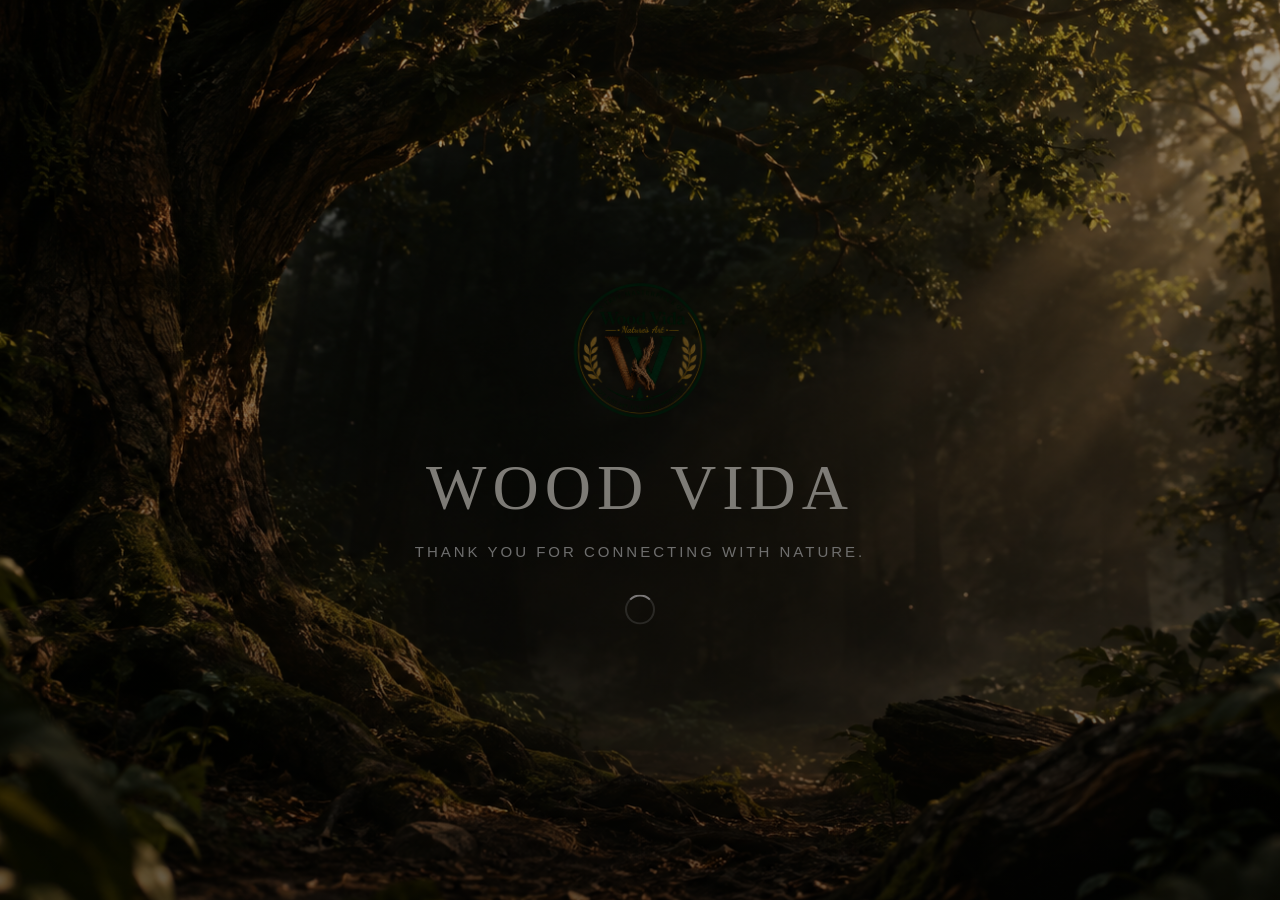
<file: index.html>
<!DOCTYPE html>
<html lang="en">
<head>
    <script>
        try { if (!sessionStorage.getItem("woodVidaLoaded")) { location.replace("loading.html"); } } catch (e) {}
    </script>
    <meta charset="UTF-8">
    <meta name="viewport" content="width=device-width, initial-scale=1.0, viewport-fit=cover">

    <title>WOOD VIDA — Nature's Art</title>

    <meta
        name="description"
        content="WOOD VIDA creates one-of-a-kind natural wood furniture and art. Not Just Art. Nature Preserved."
    >

    <link rel="stylesheet" href="style.css">
    <link rel="stylesheet" href="mobile.css">
    <link rel="stylesheet" href="wv-home.css">
    <link rel="stylesheet" href="wv-home-extra.css">
</head>

<body>


    <!-- =========================================
         NAVIGATION
    ========================================== -->

    <header class="site-nav">

        <div class="nav-inner">

            <a href="index.html" class="brand">
                <img src="Assets/logowoodvida.png" alt="WOOD VIDA" class="brand-logo">

                <div class="brand-text">
                    <div class="brand-name">WOOD VIDA</div>
                    <div class="brand-tagline">NATURE'S ART</div>
                </div>
            </a>

            <nav class="nav-menu">
                <a href="index.html">Home</a>
                <a href="about.html">About</a>
                <a href="collection.html">Collection</a>
                <a href="nature-preserved.html">Nature Preserved</a>
                <a href="our-story.html">Our Story</a>
                <a href="custom.html">Custom</a>
                <a href="contact.html">Contact</a>
                <a href="gallery.html">Gallery</a>
            </nav>

            <!-- SEARCH BAR -->
            <div class="site-search">
                <span class="search-icon">
                    <svg viewBox="0 0 24 24" aria-hidden="true">
                        <circle cx="11" cy="11" r="6.5"></circle>
                        <path d="M16 16l5 5"></path>
                    </svg>
                </span>

                <input
                    type="text"
                    id="site-search-input"
                    placeholder="Search"
                    autocomplete="off"
                >
            </div>

            <a href="#" class="login-button" id="login-button">
                <span class="account-icon">
                    <svg viewBox="0 0 24 24" aria-hidden="true">
                        <circle cx="12" cy="8" r="4"></circle>
                        <path d="M4.5 21c.8-4.2 3.5-6.5 7.5-6.5s6.7 2.3 7.5 6.5"></path>
                    </svg>
                </span>
                <span>Account</span>
            </a>

            <a href="cart.html" class="cart-button">
                Cart <span id="cart-count">0</span>
            </a>

            <a
                href="https://wa.me/917309990055"
                class="whatsapp-nav-icon"
                target="_blank"
                rel="noopener noreferrer"
                aria-label="WhatsApp"
            >
                <svg viewBox="0 0 24 24" aria-hidden="true">
                    <path
                        fill="#25D366"
                        d="M12 2.2a9.8 9.8 0 0 0-8.47 14.72L2 21.8l5.02-1.48A9.8 9.8 0 1 0 12 2.2zm0 17.8a8 8 0 0 1-4.06-1.1l-.29-.17-2.98.88.89-2.91-.19-.3A8 8 0 1 1 12 20zm4.42-5.96c-.24-.12-1.42-.7-1.64-.78-.22-.08-.38-.12-.54.12-.16.24-.62.78-.76.94-.14.16-.28.18-.52.06-.24-.12-1.02-.38-1.94-1.2-.72-.64-1.2-1.43-1.34-1.67-.14-.24-.02-.37.1-.49.11-.11.24-.28.36-.42.12-.14.16-.24.24-.4.08-.16.04-.3-.02-.42-.06-.12-.54-1.3-.74-1.78-.2-.48-.4-.41-.54-.42h-.46c-.16 0-.42.06-.64.3-.22.24-.84.82-.84 2s.86 2.32.98 2.48c.12.16 1.69 2.58 4.1 3.62.57.25 1.02.4 1.37.51.58.18 1.1.15 1.51.09.46-.07 1.42-.58 1.62-1.14.2-.56.2-1.04.14-1.14-.06-.1-.22-.16-.46-.28z"
                    />
                </svg>
            </a>

        </div>

    </header>


    <!-- =====================================================
         ACCOUNT SIDE DRAWER
    ===================================================== -->

    <div class="account-overlay" id="account-overlay"></div>

    <aside class="account-drawer" id="account-drawer">

        <div class="account-drawer-header">
            <div>
                <div class="account-drawer-eyebrow">WOOD VIDA</div>
                <h2>Account</h2>
            </div>

            <button
                type="button"
                class="account-drawer-close"
                id="account-drawer-close"
                aria-label="Close account menu"
            >×</button>
        </div>

        <div class="account-user">
            <div class="account-avatar">
                <svg viewBox="0 0 24 24" aria-hidden="true">
                    <circle cx="12" cy="8" r="4"></circle>
                    <path d="M4.5 21c.8-4.2 3.5-6.5 7.5-6.5s6.7 2.3 7.5 6.5"></path>
                </svg>
            </div>

            <div class="account-user-info">
                <span class="account-welcome">Welcome to Wood Vida</span>
                <strong id="account-user-name">Guest</strong>
                <span id="account-user-email">Sign in to access your account</span>
            </div>
        </div>

        <nav class="account-drawer-menu">

            <a href="account-setting.html" class="account-menu-item" id="account-setting-link">
                <span>Account Settings</span>
                <span class="account-menu-arrow">→</span>
            </a>

            <a href="#" class="account-menu-item">
                <span>Order History</span>
                <span class="account-menu-arrow">→</span>
            </a>

            <a href="account-setting.html#addresses" class="account-menu-item">
                <span>Saved Address</span>
                <span class="account-menu-arrow">→</span>
            </a>

            <div class="account-menu-item account-theme-row">
                <span>Appearance</span>
                <div class="theme-switcher">
                    <button type="button" class="theme-option active" id="light-theme-btn">Light</button>
                    <button type="button" class="theme-option" id="dark-theme-btn">Dark</button>
                </div>
            </div>

            <a href="cart.html" class="account-menu-item">
                <span>Cart</span>
                <span class="account-menu-arrow">→</span>
            </a>

        </nav>

        <div class="account-drawer-contact">
            <a
                href="https://wa.me/917309990055"
                target="_blank"
                rel="noopener noreferrer"
                class="account-whatsapp"
            >
                <span>Inquiry on WhatsApp</span>
                <span>↗</span>
            </a>
        </div>

        <div class="account-drawer-footer">
            <button type="button" id="account-login-action" class="account-login-action">Login / Sign Up</button>
            <button type="button" id="account-logout" class="account-logout">Logout</button>
        </div>

    </aside>


    <!-- =====================================================
         HOME: "LIGHT ON"  (phone + tablet + laptop)
         Everything else about WOOD VIDA lives on its own page.
    ===================================================== -->
    <main>
        <div class="mh" id="mh" role="region" aria-label="The Wood Vida lamp: from fallen forest wood to light in your home">
          <div class="mh-stage">

            <!-- 1 · LIGHT ON: the lamp starts dim, scrolling switches it on -->
            <div class="mh-scene" data-kind="lamp" data-len="1.4" data-fx="none" data-label="Light on" data-first style="--bg:#0d0906">
              <div class="mh-bloom"></div>
              <figure class="mh-card">
                <img src="Assets/lamp/lamp-cave.jpg" alt="Wood Vida lamp glowing in a dark room" fetchpriority="high">
                <div class="mh-veil"></div>
              </figure>
              <div class="mh-copy">
                <div class="mh-eyebrow">Natural wood &middot; One of a kind</div>
                <h1 class="mh-title">Light,<br><em>shaped by nature.</em></h1>
                <div class="mh-sub">A fallen tree trunk, polished by hand and lit from within.</div>
                <span class="mh-hint"><i></i>Scroll to switch it on</span>
              </div>
            </div>

            <!-- 2 · FOREST -->
            <div class="mh-scene" data-kind="forest" data-len="0.9" data-fx="circle" data-flip data-label="Forest" style="--bg:#0b120d">
              <figure class="mh-card">
                <img data-src="Assets/lamp/lamp-forest.jpg" alt="The lamp standing in a forest at sunset">
              </figure>
              <div class="mh-flies" aria-hidden="true">
                <i style="--x:14%;--y:46%;--t:7s;--d:-1s"></i>
                <i style="--x:30%;--y:62%;--t:9s;--d:-4s;--s:4px"></i>
                <i style="--x:72%;--y:50%;--t:8s;--d:-2s;--dx:-18px"></i>
                <i style="--x:86%;--y:66%;--t:10s;--d:-6s;--s:4px"></i>
                <i style="--x:58%;--y:30%;--t:7.5s;--d:-3s;--dx:22px"></i>
                <i style="--x:20%;--y:24%;--t:11s;--d:-8s;--s:3px"></i>
              </div>
              <div class="mh-copy">
                <h2 class="mh-title">Born in<br><em>a forest.</em></h2>
                <div class="mh-sub">Wood that nature already let go of. Fallen, never cut.</div>
              </div>
            </div>

            <!-- 3 · MADE BY HAND (real workshop photo) -->
            <div class="mh-scene" data-kind="hand" data-len="1" data-fx="circle" data-label="Handmade" style="--bg:#16100a">
              <figure class="mh-polaroid">
                <span class="mh-tape"></span>
                <img data-src="Assets/lamp/lamp-workshop.jpg" alt="The lamp being finished in the Wood Vida workshop">
                <figcaption>Our workshop &middot; real photo</figcaption>
              </figure>
              <div class="mh-flies" aria-hidden="true">
                <i style="--x:18%;--y:70%;--t:8s;--d:-2s"></i>
                <i style="--x:80%;--y:60%;--t:9s;--d:-5s;--dx:-16px"></i>
                <i style="--x:50%;--y:78%;--t:7s;--d:-1s;--s:4px"></i>
                <i style="--x:90%;--y:36%;--t:10s;--d:-7s;--s:3px"></i>
              </div>
              <div class="mh-copy">
                <h2 class="mh-title">Polished<br><em>by hand.</em></h2>
                <div class="mh-sub">Every ridge of bark, one at a time. Then the light goes inside.</div>
              </div>
            </div>

            <!-- 4 · LOOK CLOSER: four details appear as you scroll -->
            <div class="mh-scene" data-kind="anatomy" data-len="1.9" data-fx="circle" data-flip data-label="Details" data-light style="--bg:#f3eee4;--fg:#17291e;--em:#8a6b3a">
              <figure class="mh-card">
                <img data-src="Assets/lamp/lamp-studio.jpg" alt="Wood Vida lamp on a white background">
                <div class="mh-spots">
                  <div class="mh-spot" data-side="r" style="--x:49%;--y:24%;--a:var(--a1)">
                    <i class="mh-dot"></i><b class="mh-line"></b>
                    <span class="mh-lbl"><strong>Fallen bark</strong><small>Never cut</small></span>
                  </div>
                  <div class="mh-spot" data-side="l" style="--x:53%;--y:43%;--a:var(--a2)">
                    <i class="mh-dot"></i><b class="mh-line"></b>
                    <span class="mh-lbl"><strong>Light inside</strong><small>Warm, hidden glow</small></span>
                  </div>
                  <div class="mh-spot" data-side="r" style="--x:52%;--y:64%;--a:var(--a3)">
                    <i class="mh-dot"></i><b class="mh-line"></b>
                    <span class="mh-lbl"><strong>Hand polished</strong><small>Grain left intact</small></span>
                  </div>
                  <div class="mh-spot" data-side="l" style="--x:30%;--y:82%;--a:var(--a4)">
                    <i class="mh-dot"></i><b class="mh-line"></b>
                    <span class="mh-lbl"><strong>Live-edge base</strong><small>One solid slab</small></span>
                  </div>
                </div>
              </figure>
              <div class="mh-copy">
                <h2 class="mh-title">Look<br><em>closer.</em></h2>
                <div class="mh-sub">Four details. One lamp. No two alike.</div>
              </div>
            </div>

            <!-- 5 · SIZE: measurement lines draw themselves -->
            <div class="mh-scene" data-kind="dims" data-len="1.4" data-fx="circle" data-label="Size" style="--bg:#1d140d">
              <div class="mh-bloom mh-bloom-soft"></div>
              <figure class="mh-card">
                <img data-src="Assets/lamp/lamp-home.jpg" alt="The lamp standing next to a sofa in a living room">
                <div class="mh-dims" aria-hidden="true">
                  <i class="mh-dim v" style="--x:45%;--y1:9.5%;--y2:94.8%;--d:var(--d1)"></i>
                  <span class="mh-tag mh-tag-v" style="--x:45%;--y:52%;--d:var(--d1)">44 in &middot; 112 cm</span>

                  <i class="mh-dim h" style="--y:70%;--x1:57.5%;--x2:77.5%;--d:var(--d2)"></i>
                  <span class="mh-tag mh-tag-up" style="--x:67.5%;--y:70%;--d:var(--d2)">7 in &middot; 18 cm</span>

                  <i class="mh-dim h" style="--y:97.2%;--x1:48%;--x2:88%;--d:var(--d3)"></i>
                  <span class="mh-tag mh-tag-up" style="--x:68%;--y:97.2%;--d:var(--d3)">12 in base &middot; 30 cm</span>
                </div>
              </figure>
              <div class="mh-copy">
                <h2 class="mh-title">Made to<br><em>stand tall.</em></h2>
                <div class="mh-sub">44 in tall, 7 in wide, on a 12 in live-edge base.</div>
              </div>
            </div>

            <!-- 6 · YOURS: tap the switch -->
            <div class="mh-scene" data-kind="final" data-len="1.2" data-fx="circle" data-flip data-label="Yours" data-last style="--bg:#130c07">
              <div class="mh-bloom mh-bloom-toggle"></div>
              <figure class="mh-card">
                <img data-src="Assets/lamp/lamp-table.jpg" alt="The lamp glowing on a wooden table">
                <div class="mh-veil mh-veil-toggle"></div>
              </figure>
              <div class="mh-copy">
                <h2 class="mh-title">Now yours<br><em>to light.</em></h2>
                <button type="button" class="mh-switch" aria-pressed="true"><i></i><span>Lamp on</span></button>
                <div class="mh-row">
                  <a class="mh-btn" href="product.html?id=1">View this lamp</a>
                  <a
                    href="https://wa.me/917309990055?text=Hello%20WOOD%20VIDA%2C%20I%27m%20interested%20in%20the%20lamp."
                    class="whatsapp-enquiry-button"
                    target="_blank"
                    rel="noopener noreferrer"
                  >
                    <span class="whatsapp-enquiry-icon">
                      <svg viewBox="0 0 24 24" aria-hidden="true">
                        <path fill="currentColor" d="M12 2.2a9.8 9.8 0 0 0-8.47 14.72L2 21.8l5.02-1.48A9.8 9.8 0 1 0 12 2.2zm0 17.8a8 8 0 0 1-4.06-1.1l-.29-.17-2.98.88.89-2.91-.19-.3A8 8 0 1 1 12 20zm4.42-5.96c-.24-.12-1.42-.7-1.64-.78-.22-.08-.38-.12-.54.12-.16.24-.62.78-.76.94-.14.16-.28.18-.52.06-.24-.12-1.02-.38-1.94-1.2-.72-.64-1.2-1.43-1.34-1.67-.14-.24-.02-.37.1-.49.11-.11.24-.28.36-.42.12-.14.16-.24.24-.4.08-.16.04-.3-.02-.42-.06-.12-.54-1.3-.74-1.78-.2-.48-.4-.41-.54-.42h-.46c-.16 0-.42.06-.64.3-.22.24-.84.82-.84 2s.86 2.32.98 2.48c.12.16 1.69 2.58 4.1 3.62.57.25 1.02.4 1.37.51.58.18 1.1.15 1.51.09.46-.07 1.42-.58 1.62-1.14.2-.56.2-1.04.14-1.14-.06-.1-.22-.16-.46-.28z"/>
                      </svg>
                    </span>
                    <span>WhatsApp</span>
                  </a>
                </div>
                <a class="mh-link" href="collection.html">See the whole collection &rarr;</a>
              </div>
            </div>

            <!-- warm light that follows the mouse (laptop only) -->
            <div class="mh-cursor" aria-hidden="true"></div>

            <!-- progress -->
            <div class="mh-hud" aria-hidden="true">
              <span class="mh-count"><b class="mh-num">01</b> / 06</span>
              <i class="mh-bar"><u class="mh-fill"></u></i>
              <span class="mh-cap">Light on</span>
            </div>

          </div>
        </div>

        <!-- HOME-ONLY INFORMATIONAL STORY -->
        <section class="wvh-story" id="wood-vida-story" aria-labelledby="wvh-story-title">
          <div class="wvh-grain" aria-hidden="true"></div>
          <div class="wvh-wrap">
            <header class="wvh-intro wvh-reveal">
              <p class="wvh-eyebrow"><span></span> MORE THAN A LAMP</p>
              <h2 id="wvh-story-title">A little piece of<br><em>the natural world.</em></h2>
              <p class="wvh-intro-copy">WOOD VIDA celebrates the character already written into wood — its grain, its edges, and the marks that make every piece different.</p>
              <a class="wvh-text-link" href="our-story.html">Get to know our story <span aria-hidden="true">↗</span></a>
            </header>

            <div class="wvh-craft wvh-reveal">
              <div class="wvh-craft-image" data-wvh-tilt>
                <img src="Assets/lamp/lamp-studio.jpg" alt="A handcrafted WOOD VIDA lamp showing its natural wood grain" loading="fast">
                <span class="wvh-image-caption">NATURAL FORM · WARM LIGHT</span>
              </div>
              <div class="wvh-craft-copy">
                <p class="wvh-eyebrow">01 / THE DETAILS MATTER</p>
                <h3>Nature makes<br>the first mark.</h3>
                <p>We let the natural form lead the design. Wood grain, uneven edges and small details are part of the character — not something to hide.</p>
                <div class="wvh-detail-list">
                  <div><span>01</span><p><strong>Natural character</strong><small>Every grain tells its own story.</small></p></div>
                  <div><span>02</span><p><strong>Careful finishing</strong><small>Made to be noticed up close.</small></p></div>
                  <div><span>03</span><p><strong>Warm atmosphere</strong><small>Pieces designed to change a room’s mood.</small></p></div>
                </div>
              </div>
            </div>

            <section class="wvh-collections wvh-reveal" aria-labelledby="wvh-collections-title">
              <div class="wvh-section-heading">
                <div><p class="wvh-eyebrow">FIND YOUR NATURAL STATEMENT</p><h3 id="wvh-collections-title">Explore the collections.</h3></div>
                <a class="wvh-text-link" href="collection.html">View all <span aria-hidden="true">↗</span></a>
              </div>
              <div class="wvh-collection-grid">
                <a class="wvh-collection-card" href="collection.html?category=lamps">
                  <div class="wvh-collection-image"><img src="Assets/lamp/lamp-home.jpg" alt="A glowing natural wood lamp in a living room" loading="fast"><span class="wvh-card-index">01</span></div>
                  <div class="wvh-card-bottom"><div><small>LIGHT, SHAPED BY NATURE</small><h4>Premium Side Lamps</h4></div><span class="wvh-card-arrow" aria-hidden="true">↗</span></div>
                </a>
                <a class="wvh-collection-card" href="collection.html?category=tables">
                  <div class="wvh-collection-image"><img src="Assets/right-wood.jpg" alt="Natural wood in a forest setting" loading="fast"><span class="wvh-card-index">02</span></div>
                  <div class="wvh-card-bottom"><div><small>FORMED BY NATURE</small><h4>Premium Tables</h4></div><span class="wvh-card-arrow" aria-hidden="true">↗</span></div>
                </a>
                <a class="wvh-collection-card" href="collection.html?category=wall-art">
                  <div class="wvh-collection-image"><img src="Assets/wallart1img1.png" alt="Natural wood wall art styled in a warm interior" loading="fast"><span class="wvh-card-index">03</span></div>
                  <div class="wvh-card-bottom"><div><small>NATURE, ON YOUR WALL</small><h4>Wall Art</h4></div><span class="wvh-card-arrow" aria-hidden="true">↗</span></div>
                </a>
              </div>
            </section>

            <section class="wvh-philosophy wvh-reveal">
              <div class="wvh-philosophy-image"><img src="Assets/lamp/lamp-forest.jpg" alt="A WOOD VIDA lamp among the trees at sunset" loading="fast"></div>
              <div class="wvh-philosophy-copy">
                <p class="wvh-eyebrow">OUR PHILOSOPHY</p>
                <h3>Not just art.<br><em>Nature preserved.</em></h3>
                <p>We believe natural materials deserve thoughtful design. The aim is simple: keep the soul of the wood visible, and give it a place in everyday life.</p>
                <a class="wvh-outline-link" href="nature-preserved.html">Explore Nature Preserved <span aria-hidden="true">→</span></a>
              </div>
            </section>

            <section class="wvh-contact wvh-reveal">
              <div><p class="wvh-eyebrow">HAVE SOMETHING IN MIND?</p><h3>Let’s make room<br>for nature.</h3><p>Ask us about a piece, explore the collection, or talk to us about a custom idea.</p></div>
              <a class="wvh-contact-button" href="contact.html">Talk to WOOD VIDA <span aria-hidden="true">↗</span></a>
              <span class="wvh-contact-mark" aria-hidden="true">WV</span>
            </section>
          </div>
        </section>

    </main>


    <!-- =========================================
         FOOTER
    ========================================== -->

    <footer class="site-footer">

        <div class="footer-grid">

            <div>

                <div class="footer-brand">WOOD VIDA</div>

                <p style="margin-top: 15px; color: #c6c9c2; line-height: 1.7; font-size: 12px;">
                    Nature's Art.<br>
                    Not Just Art. Nature Preserved.
                </p>

                <div class="social-links">

                    <!-- INSTAGRAM -->
                    <a href="https://www.instagram.com/woodvida.in/" target="_blank" rel="noopener noreferrer" aria-label="Instagram">
                        <svg viewBox="0 0 24 24" aria-hidden="true">
                            <defs>
                                <linearGradient id="instagramGradient" x1="0%" y1="100%" x2="100%" y2="0%">
                                    <stop offset="0%" stop-color="#F58529"/>
                                    <stop offset="50%" stop-color="#DD2A7B"/>
                                    <stop offset="100%" stop-color="#8134AF"/>
                                </linearGradient>
                            </defs>
                            <rect x="3" y="3" width="18" height="18" rx="5" fill="none" stroke="url(#instagramGradient)" stroke-width="2"/>
                            <circle cx="12" cy="12" r="4" fill="none" stroke="url(#instagramGradient)" stroke-width="2"/>
                            <circle cx="17.5" cy="6.5" r="1.2" fill="#DD2A7B"/>
                        </svg>
                    </a>

                    <!-- PINTEREST -->
                    <a href="https://in.pinterest.com/woodvida/" target="_blank" rel="noopener noreferrer" aria-label="Pinterest">
                        <svg viewBox="0 0 24 24" aria-hidden="true">
                            <path
                                fill="#E60023"
                                d="M12 2.5a9.5 9.5 0 0 0-3.47 18.34c-.08-1.56-.01-3.45.39-4.95l1.42-6.02s-.36-.72-.36-1.78c0-1.66.96-2.9 2.15-2.9 1.01 0 1.5.76 1.5 1.67 0 1.02-.65 2.55-.98 3.96-.28 1.18.6 2.14 1.77 2.14 2.12 0 3.76-2.24 3.76-5.47 0-2.86-2.05-4.86-4.98-4.86-3.39 0-5.38 2.54-5.38 5.17 0 1.02.39 2.12.88 2.72.1.12.11.23.08.36l-.33 1.34c-.05.22-.17.27-.39.16-1.45-.67-2.35-2.78-2.35-4.48 0-3.64 2.65-6.99 7.65-6.99 4.02 0 7.15 2.87 7.15 6.71 0 4-2.52 7.21-6.01 7.21-1.17 0-2.27-.61-2.65-1.33l-.72 2.74c-.26 1-1 2.25-1.48 3.01A9.5 9.5 0 1 0 12 2.5z"
                            />
                        </svg>
                    </a>

                    <!-- FACEBOOK -->
                    <a href="https://www.facebook.com/profile.php?id=61593660526965" target="_blank" rel="noopener noreferrer" aria-label="Facebook">
                        <svg viewBox="0 0 24 24" aria-hidden="true">
                            <path
                                fill="#1877F2"
                                d="M13.6 8.2H16V4.5c-.42-.06-1.86-.15-3.54-.15-3.5 0-5.9 2.14-5.9 6.06V13H3v4.2h3.56V24h4.36v-6.8h3.6l.57-4.2h-4.17v-2.32c0-1.22.34-2.48 2.68-2.48z"
                            />
                        </svg>
                    </a>

                </div>

            </div>

            <div>
                <div class="footer-heading">Explore</div>
                <ul class="footer-links">
                    <li><a href="index.html">Home</a></li>
                    <li><a href="about.html">About</a></li>
                    <li><a href="collection.html">Collections</a></li>
                    <li><a href="gallery.html">Gallery</a></li>
                </ul>
            </div>

            <div>
                <div class="footer-heading">Company</div>
                <ul class="footer-links">
                    <li><a href="our-story.html">Our Story</a></li>
                    <li><a href="custom.html">Custom</a></li>
                    <li><a href="contact.html">Contact</a></li>
                </ul>
            </div>

            <div>
                <div class="footer-heading">Collection</div>
                <ul class="footer-links">
                    <li><a href="collection.html?category=lamps">Side Lamps</a></li>
                    <li><a href="collection.html?category=wall-art">Wall Art</a></li>
                    <li><a href="collection.html?category=tables">Tables</a></li>
                </ul>
            </div>

        </div>

    </footer>


    <!-- =========================================
         LOGIN / SIGN UP MODAL
    ========================================= -->

    <div class="login-modal" id="login-modal">

        <div class="login-box">

            <button class="login-close" id="login-close" type="button">×</button>

            <div class="login-header">
                <div class="eyebrow">WELCOME TO WOOD VIDA</div>
                <h2 id="login-title">Welcome Back!</h2>
                <p id="login-subtitle">Login to continue your WOOD VIDA journey.</p>
            </div>

            <!-- LOGIN FORM -->
            <form id="login-form" class="login-form">

                <div class="form-group">
                    <label for="login-email">Email</label>
                    <input type="email" id="login-email" placeholder="Enter your email" required>
                </div>

                <div class="form-group">
                    <label for="login-password">Password</label>
                    <input type="password" id="login-password" placeholder="Enter your password" required>
                </div>

                <div class="login-options">
                    <label class="remember-me">
                        <input type="checkbox" id="remember-me">
                        <span>Remember me</span>
                    </label>

                    <a href="#" id="forgot-password">Forgot password?</a>
                </div>

                <button type="submit" class="button login-submit">Log In</button>

                <div class="login-divider"><span>Or</span></div>

                <button type="button" class="google-login" id="google-login">
                    <span class="google-icon">
                        <svg viewBox="0 0 24 24" aria-hidden="true">
                            <path fill="#4285F4" d="M21.35 12.27c0-.72-.06-1.42-.18-2.09H12v3.96h5.24a4.48 4.48 0 0 1-1.94 2.94v2.45h3.14c1.84-1.69 2.91-4.18 2.91-7.26z"/>
                            <path fill="#34A853" d="M12 21.8c2.63 0 4.84-.87 6.45-2.36l-3.14-2.45c-.87.58-1.98.92-3.31.92-2.54 0-4.69-1.72-5.46-4.03H3.3v2.53A9.75 9.75 0 0 0 12 21.8z"/>
                            <path fill="#FBBC05" d="M6.54 13.88a5.86 5.86 0 0 1 0-3.76V7.59H3.3a9.76 9.76 0 0 0 0 8.82l3.24-2.53z"/>
                            <path fill="#EA4335" d="M12 6.09c1.43 0 2.71.49 3.72 1.45l2.79-2.79C16.83 3.13 14.63 2.2 12 2.2a9.75 9.75 0 0 0-8.7 5.39l3.24 2.53C7.31 7.81 9.46 6.09 12 6.09z"/>
                        </svg>
                    </span>
                    <span>Continue with Google</span>
                </button>

            </form>

            <!-- SIGN UP FORM -->
            <form id="signup-form" class="login-form" style="display: none;">

                <div class="form-group">
                    <label for="signup-name">Full Name</label>
                    <input type="text" id="signup-name" placeholder="Your full name" required>
                </div>

                <div class="form-group">
                    <label for="signup-email">Email</label>
                    <input type="email" id="signup-email" placeholder="Your email" required>
                </div>

                <div class="form-group">
                    <label for="signup-password">Password</label>
                    <input type="password" id="signup-password" placeholder="Create a password" required>
                </div>

                <button type="submit" class="button login-submit">Create Account</button>

            </form>

            <div class="login-switch">
                <span id="login-switch-text">Don't have an account?</span>
                <button type="button" id="switch-login">Create Account</button>
            </div>

        </div>

    </div>


    <!-- =========================================
         JAVASCRIPT
    ========================================== -->

    <script>
        /* CART COUNT */

        const cartCount = document.getElementById("cart-count");

        let savedCart = [];

        try {
            savedCart = JSON.parse(localStorage.getItem("woodVidaCart")) || [];
        } catch (error) {
            savedCart = [];
        }

        if (cartCount) {
            cartCount.textContent = savedCart.length;
        }
    </script>


    <script>
        /* DARK / LIGHT THEME */

        document.addEventListener("DOMContentLoaded", function () {

            const lightButton = document.getElementById("light-theme-btn");
            const darkButton = document.getElementById("dark-theme-btn");

            function applyTheme(theme) {

                if (theme === "dark") {
                    document.body.classList.add("dark-theme");
                    if (darkButton) darkButton.classList.add("active");
                    if (lightButton) lightButton.classList.remove("active");
                } else {
                    document.body.classList.remove("dark-theme");
                    if (lightButton) lightButton.classList.add("active");
                    if (darkButton) darkButton.classList.remove("active");
                }

                try { localStorage.setItem("woodVidaTheme", theme); } catch (e) {}
            }

            let savedTheme = "light";

            try { savedTheme = localStorage.getItem("woodVidaTheme") || "light"; } catch (e) {}

            applyTheme(savedTheme);

            if (lightButton) lightButton.addEventListener("click", function () { applyTheme("light"); });
            if (darkButton) darkButton.addEventListener("click", function () { applyTheme("dark"); });
        });
    </script>


    <script>
        /* HIDE BOTTOM NAV WHEN FOOTER IS VISIBLE */

        const navbar = document.querySelector('.nav-menu');
        const footer = document.querySelector('.site-footer');

        if (navbar && footer) {
            const footerObserver = new IntersectionObserver(
                (entries) => {
                    entries.forEach((entry) => {
                        if (entry.isIntersecting) {
                            navbar.classList.add('navbar-hidden');
                        } else {
                            navbar.classList.remove('navbar-hidden');
                        }
                    });
                },
                { threshold: 0.05 }
            );

            footerObserver.observe(footer);
        }
    </script>


    <!-- LOGIN, SIGN UP, GOOGLE, ACCOUNT DRAWER, FIRST-VISIT POPUP -->
    <script type="module" src="auth.js"></script>

    <script src="navbar.js"></script>
    <script src="wv-home.js" defer></script>
    <script src="wv-home-extra.js" defer></script>

</body>
</html>
</file>
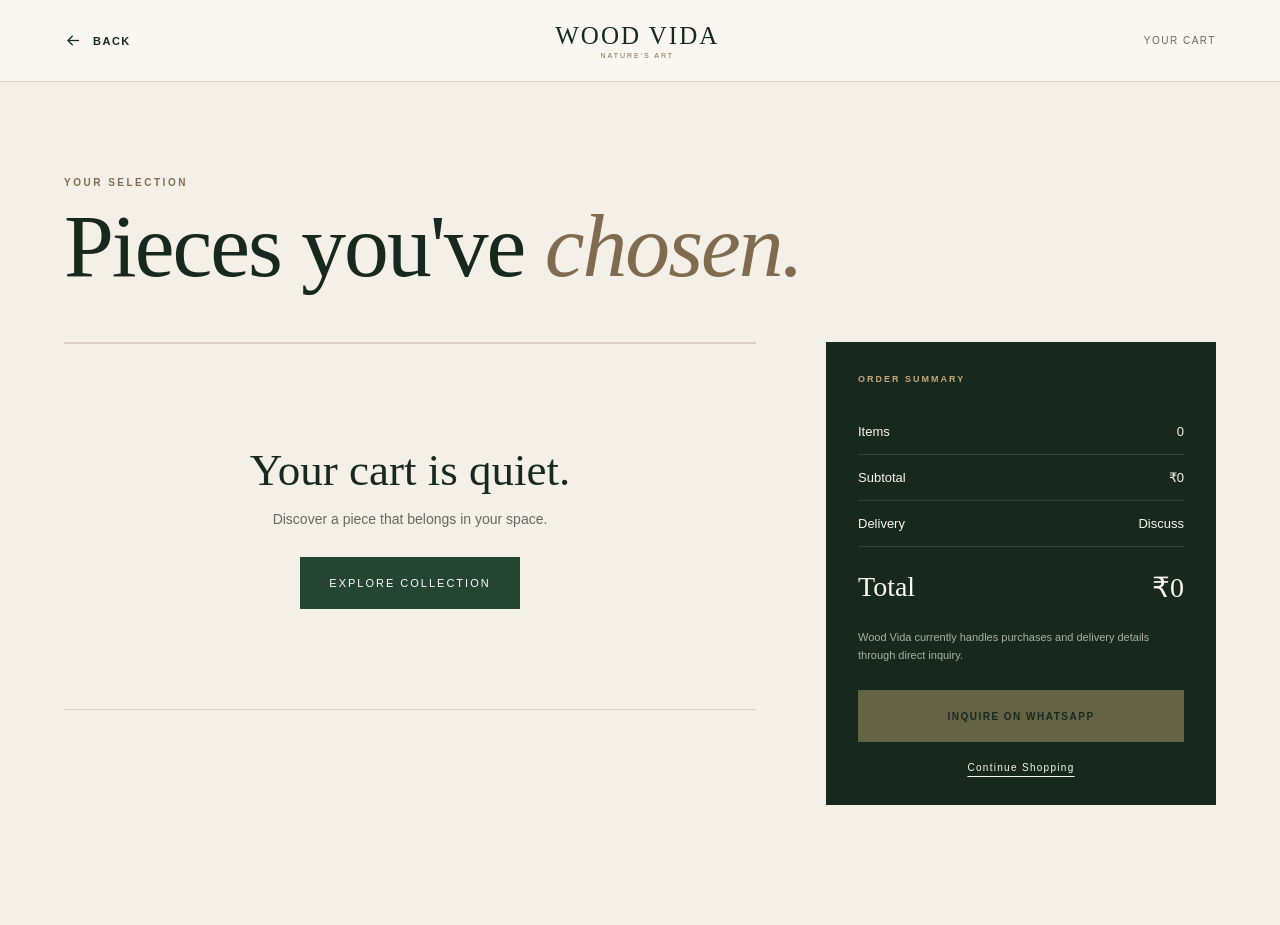
<file: cart.html>
<!DOCTYPE html>
<html lang="en">

<head>
    <meta charset="UTF-8">
    <meta name="viewport" content="width=device-width, initial-scale=1.0">

    <title>Your Cart | Wood Vida</title>

    <meta
        name="description"
        content="Review your selected Wood Vida pieces."
    >

    <link rel="stylesheet" href="style.css">

    <style>
        /* =====================================================
           WOOD VIDA CART PAGE
        ===================================================== */

        .cart-page {
            min-height: 100vh;
            background: var(--cream);
            color: var(--green-dark);
        }

        /* TOP BAR */

        .cart-topbar {
            height: 82px;
            padding: 0 5%;

            display: flex;
            align-items: center;
            justify-content: space-between;

            border-bottom: 1px solid var(--border);
            background: var(--cream-light);
        }

        .cart-back {
            display: inline-flex;
            align-items: center;
            gap: 10px;

            color: var(--green-dark);
            text-decoration: none;

            font-family: var(--sans);
            font-size: 11px;
            font-weight: 700;
            letter-spacing: 1.5px;
            text-transform: uppercase;
        }

        .cart-back svg {
            width: 19px;
            height: 19px;

            fill: none;
            stroke: currentColor;
            stroke-width: 1.6;
        }

        .cart-brand {
            text-align: center;
        }

        .cart-brand-name {
            font-family: var(--serif);
            font-size: 25px;
            letter-spacing: 2px;
        }

        .cart-brand-tagline {
            margin-top: 2px;

            font-size: 7px;
            letter-spacing: 2px;
            color: var(--wood);
        }

        .cart-count-label {
            font-size: 10px;
            letter-spacing: 1.5px;
            text-transform: uppercase;
            color: var(--muted);
        }


        /* HEADER */

        .cart-heading {
            max-width: 1400px;
            margin: auto;

            padding: 95px 5% 55px;
        }

        .cart-eyebrow {
            margin-bottom: 18px;

            color: var(--wood);

            font-size: 10px;
            font-weight: 700;
            letter-spacing: 2.5px;
            text-transform: uppercase;
        }

        .cart-heading h1 {
            margin: 0;

            font-family: var(--serif);
            font-size: clamp(55px, 7vw, 95px);
            line-height: .9;
            font-weight: 400;
            letter-spacing: -2px;
        }

        .cart-heading h1 em {
            color: var(--wood);
            font-style: italic;
        }


        /* MAIN */

        .cart-layout {
            max-width: 1400px;
            margin: auto;

            padding: 0 5% 120px;

            display: grid;
            grid-template-columns: minmax(0, 1fr) 390px;

            gap: 70px;
            align-items: start;
        }


        /* CART ITEMS */

        .cart-items {
            border-top: 1px solid var(--border);
        }

        .cart-item {
            padding: 28px 0;

            display: grid;
            grid-template-columns: 145px minmax(0, 1fr) auto;

            gap: 25px;
            align-items: center;

            border-bottom: 1px solid var(--border);
        }

        .cart-item-image {
            width: 145px;
            height: 145px;

            overflow: hidden;

            background: var(--cream-dark);
        }

        .cart-item-image img {
            width: 100%;
            height: 100%;

            object-fit: cover;

            display: block;
        }

        .cart-item-category {
            margin-bottom: 8px;

            color: var(--wood);

            font-size: 9px;
            font-weight: 700;
            letter-spacing: 1.8px;
            text-transform: uppercase;
        }

        .cart-item-name {
            margin: 0 0 10px;

            font-family: var(--serif);
            font-size: 29px;
            font-weight: 400;
        }

        .cart-item-price {
            font-size: 13px;
            color: var(--muted);
        }

        .cart-item-actions {
            margin-top: 20px;

            display: flex;
            align-items: center;
            gap: 15px;
        }

        .quantity-control {
            display: flex;
            align-items: center;

            border: 1px solid var(--border);
        }

        .quantity-control button {
            width: 34px;
            height: 34px;

            border: 0;
            background: transparent;

            color: var(--green-dark);

            font-size: 17px;
            cursor: pointer;
        }

        .quantity-control span {
            min-width: 30px;

            text-align: center;

            font-size: 12px;
        }

        .remove-item {
            border: 0;
            background: none;

            color: var(--muted);

            font-size: 9px;
            letter-spacing: 1.5px;
            text-transform: uppercase;

            cursor: pointer;
        }

        .remove-item:hover {
            color: #a33b32;
        }

        .cart-item-total {
            font-family: var(--serif);
            font-size: 22px;
            white-space: nowrap;
        }


        /* EMPTY CART */

        .empty-cart {
            padding: 100px 20px;

            text-align: center;

            border-top: 1px solid var(--border);
            border-bottom: 1px solid var(--border);
        }

        .empty-cart h2 {
            margin: 0 0 15px;

            font-family: var(--serif);
            font-size: 45px;
            font-weight: 400;
        }

        .empty-cart p {
            margin-bottom: 30px;

            color: var(--muted);
            font-size: 14px;
        }


        /* SUMMARY */

        .cart-summary {
            position: sticky;
            top: 25px;

            padding: 32px;

            background: var(--green-dark);
            color: var(--cream-light);
        }

        .summary-eyebrow {
            margin-bottom: 25px;

            color: var(--gold);

            font-size: 9px;
            font-weight: 700;
            letter-spacing: 2px;
            text-transform: uppercase;
        }

        .summary-row {
            padding: 15px 0;

            display: flex;
            align-items: center;
            justify-content: space-between;

            border-bottom: 1px solid rgba(250,247,240,.12);

            font-size: 13px;
        }

        .summary-row.total {
            padding: 24px 0;

            border-bottom: 0;

            font-family: var(--serif);
            font-size: 28px;
        }

        .summary-note {
            margin: 0 0 25px;

            color: rgba(250,247,240,.65);

            font-size: 11px;
            line-height: 1.7;
        }

        .whatsapp-checkout {
            width: 100%;
            min-height: 52px;

            display: flex;
            align-items: center;
            justify-content: center;

            border: 1px solid var(--gold);

            background: var(--gold);
            color: var(--green-dark);

            text-decoration: none;

            font-size: 10px;
            font-weight: 800;
            letter-spacing: 1.5px;
            text-transform: uppercase;

            transition: .3s ease;
        }

        .whatsapp-checkout:hover {
            background: var(--cream-light);
            transform: translateY(-2px);
        }

        .continue-shopping {
            display: block;

            margin-top: 20px;

            text-align: center;

            color: var(--cream-light);

            font-size: 10px;
            letter-spacing: 1.3px;
            text-decoration: underline;
            text-underline-offset: 5px;
        }


        /* MOBILE */

        @media (max-width: 850px) {

            .cart-layout {
                grid-template-columns: 1fr;
                gap: 50px;
            }

            .cart-summary {
                position: static;
            }
        }


        @media (max-width: 600px) {

            .cart-topbar {
                height: 70px;
                padding: 0 5%;
            }

            .cart-brand-name {
                font-size: 19px;
            }

            .cart-count-label {
                display: none;
            }

            .cart-heading {
                padding: 70px 6% 40px;
            }

            .cart-heading h1 {
                font-size: 58px;
            }

            .cart-layout {
                padding: 0 6% 80px;
            }

            .cart-item {
                grid-template-columns: 90px 1fr;
                gap: 18px;
            }

            .cart-item-image {
                width: 90px;
                height: 110px;
            }

            .cart-item-total {
                grid-column: 2;
                font-size: 20px;
            }

            .cart-item-name {
                font-size: 23px;
            }

            .cart-summary {
                padding: 25px;
            }
        }
    </style>
    <link rel="stylesheet" href="mobile.css">
</head>


<body>

<div class="cart-page">


    <!-- =================================================
         CART TOP BAR
    ================================================== -->

    <header class="cart-topbar">

        <a
            href="javascript:history.back()"
            class="cart-back"
        >

            <svg viewBox="0 0 24 24">
                <path d="M19 12H5"></path>
                <path d="M11 6l-6 6 6 6"></path>
            </svg>

            Back

        </a>


        <a
            href="index.html"
            class="cart-brand"
            style="text-decoration:none;color:inherit;"
        >

            <div class="cart-brand-name">
                WOOD VIDA
            </div>

            <div class="cart-brand-tagline">
                NATURE'S ART
            </div>

        </a>


        <div class="cart-count-label">
            Your Cart
        </div>

    </header>


    <!-- =================================================
         HEADING
    ================================================== -->

    <section class="cart-heading">

        <div class="cart-eyebrow">
            YOUR SELECTION
        </div>

        <h1>
            Pieces you've
            <em>chosen.</em>
        </h1>

    </section>


    <!-- =================================================
         CART CONTENT
    ================================================== -->

    <main class="cart-layout">


        <!-- ITEMS -->

        <section>

            <div id="cart-items" class="cart-items"></div>


            <!-- EMPTY CART -->

            <div
                id="empty-cart"
                class="empty-cart"
                style="display:none;"
            >

                <h2>
                    Your cart is quiet.
                </h2>

                <p>
                    Discover a piece that belongs in your space.
                </p>

                <a
                    href="collection.html"
                    class="button"
                >
                    Explore Collection
                </a>

            </div>

        </section>


        <!-- SUMMARY -->

        <aside class="cart-summary">

            <div class="summary-eyebrow">
                ORDER SUMMARY
            </div>


            <div class="summary-row">

                <span>
                    Items
                </span>

                <span id="summary-items">
                    0
                </span>

            </div>


            <div class="summary-row">

                <span>
                    Subtotal
                </span>

                <span id="summary-subtotal">
                    ₹0
                </span>

            </div>


            <div class="summary-row">

                <span>
                    Delivery
                </span>

                <span>
                    Discuss
                </span>

            </div>


            <div class="summary-row total">

                <span>
                    Total
                </span>

                <span id="summary-total">
                    ₹0
                </span>

            </div>


            <p class="summary-note">
                Wood Vida currently handles purchases and delivery
                details through direct inquiry.
            </p>


            <a
                href="#"
                id="whatsapp-checkout"
                class="whatsapp-checkout"
                target="_blank"
                rel="noopener"
            >
                Inquire on WhatsApp
            </a>


            <a
                href="collection.html"
                class="continue-shopping"
            >
                Continue Shopping
            </a>

        </aside>

    </main>

</div>


<!-- =====================================================================
     cart.html
     Delete EVERYTHING from the last  <script>  (the one that starts with
     "WOOD VIDA CART SYSTEM")  down to  </html>  and paste this whole file.
====================================================================== -->

<script>

    /* =====================================================
       WOOD VIDA CART SYSTEM
       - every piece is "one of one", so no quantity buttons
       - pieces without a price show "Price on request"
    ===================================================== */

    const CART_KEY = "woodVidaCart";

    const WHATSAPP_NUMBER = "917309990055";

    const CATEGORY_LABELS = {
        "lamps": "Side lamp",
        "wall-art": "Wall art",
        "tables": "Table"
    };

    const cartItemsContainer =
        document.getElementById("cart-items");

    const emptyCart =
        document.getElementById("empty-cart");

    const summaryItems =
        document.getElementById("summary-items");

    const summarySubtotal =
        document.getElementById("summary-subtotal");

    const summaryTotal =
        document.getElementById("summary-total");

    const whatsappCheckout =
        document.getElementById("whatsapp-checkout");


    function escapeHTML(value) {

        return String(value == null ? "" : value).replace(
            /[&<>"']/g,
            function (c) {
                return {
                    "&": "&amp;",
                    "<": "&lt;",
                    ">": "&gt;",
                    '"': "&quot;",
                    "'": "&#39;"
                }[c];
            }
        );

    }


    function getCart() {

        try {

            const cart = JSON.parse(localStorage.getItem(CART_KEY));

            return Array.isArray(cart) ? cart : [];

        } catch (error) {

            return [];

        }

    }


    function saveCart(cart) {

        localStorage.setItem(
            CART_KEY,
            JSON.stringify(cart)
        );

    }


    function formatPrice(price) {

        return "₹" + Number(price || 0).toLocaleString("en-IN");

    }


    function categoryLabel(item) {

        return CATEGORY_LABELS[item.category] || item.category || "WOOD VIDA";

    }


    function renderCart() {

        const cart = getCart();

        cartItemsContainer.innerHTML = "";


        if (!cart.length) {

            emptyCart.style.display = "block";

            summaryItems.textContent = "0";
            summarySubtotal.textContent = "₹0";
            summaryTotal.textContent = "₹0";

            whatsappCheckout.href = "#";
            whatsappCheckout.style.pointerEvents = "none";
            whatsappCheckout.style.opacity = ".45";

            return;

        }


        emptyCart.style.display = "none";

        whatsappCheckout.style.pointerEvents = "auto";
        whatsappCheckout.style.opacity = "1";


        let subtotal = 0;
        let pricedCount = 0;
        let requestCount = 0;


        cart.forEach(function (item, index) {

            const price = Number(item.price || 0);

            if (price > 0) {

                subtotal += price;
                pricedCount++;

            } else {

                requestCount++;

            }


            const productLink =
                item.id != null
                    ? "product.html?id=" + encodeURIComponent(item.id)
                    : "collection.html";


            const article = document.createElement("article");

            article.className = "cart-item";


            article.innerHTML = `

                <div class="cart-item-image">
                    ${
                        item.image
                            ? `<a href="${escapeHTML(productLink)}">
                                   <img
                                       src="${escapeHTML(item.image)}"
                                       alt="${escapeHTML(item.name || "Wood Vida piece")}"
                                   >
                               </a>`
                            : ""
                    }
                </div>


                <div>

                    <div class="cart-item-category">
                        ${escapeHTML(categoryLabel(item))} · One of one
                    </div>

                    <h2 class="cart-item-name">
                        <a href="${escapeHTML(productLink)}">
                            ${escapeHTML(item.name || "Wood Vida Piece")}
                        </a>
                    </h2>

                    <div class="cart-item-price">
                        ${price > 0 ? formatPrice(price) : "Price on request"}
                    </div>


                    <div class="cart-item-actions">

                        <button
                            type="button"
                            class="remove-item"
                            data-index="${index}"
                        >
                            Remove
                        </button>

                    </div>

                </div>


                <div class="cart-item-total">
                    ${price > 0 ? formatPrice(price) : "On request"}
                </div>

            `;


            cartItemsContainer.appendChild(article);

        });


        let totalText;

        if (requestCount === 0) {

            totalText = formatPrice(subtotal);

        } else if (pricedCount === 0) {

            totalText = "On request";

        } else {

            totalText = formatPrice(subtotal) + " + on request";

        }


        summaryItems.textContent = cart.length;

        summarySubtotal.textContent = totalText;

        summaryTotal.textContent = totalText;


        updateWhatsApp(cart, totalText);

    }


    cartItemsContainer.addEventListener("click", function (event) {

        const button = event.target.closest(".remove-item");

        if (!button) return;

        removeItem(Number(button.dataset.index));

    });


    function removeItem(index) {

        const cart = getCart();

        if (index < 0 || index >= cart.length) return;

        cart.splice(index, 1);

        saveCart(cart);

        renderCart();

    }


    function updateWhatsApp(cart, totalText) {

        let message =
            "Hello WOOD VIDA, I would like to enquire about these pieces:\n\n";


        cart.forEach(function (item) {

            const price = Number(item.price || 0);

            message +=
                "• " +
                (item.name || "Wood Vida Piece") +
                " (" + categoryLabel(item) + ")" +
                " — " +
                (price > 0 ? formatPrice(price) : "Price on request") +
                "\n";

        });


        message += "\nTotal: " + totalText;


        whatsappCheckout.href =
            "https://wa.me/" +
            WHATSAPP_NUMBER +
            "?text=" +
            encodeURIComponent(message);

    }


    renderCart();

</script>

</body>
</html>
</file>
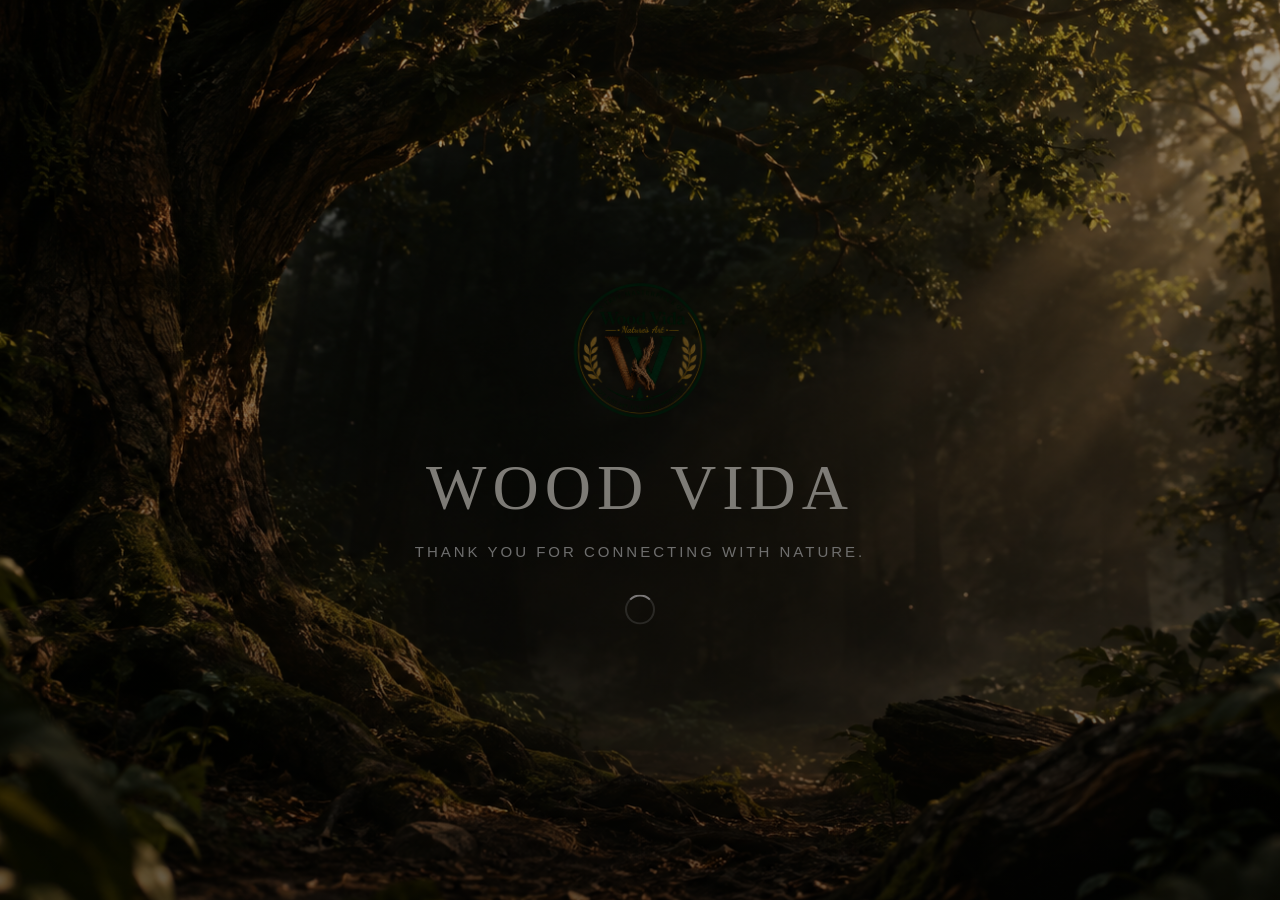
<file: loading.html>
<!DOCTYPE html>
<html lang="en">

<head>
    <meta charset="UTF-8">

    <meta
        name="viewport"
        content="width=device-width, initial-scale=1.0"
    >

    <title>WOOD VIDA</title>

    <link
        rel="stylesheet"
        href="loading.css"
    >

    <link rel="stylesheet" href="mobile.css">
</head>

<body>

    <div class="loading-screen">

        <!-- Background -->
        <div class="loading-background"></div>

        <!-- Dark Overlay -->
        <div class="loading-overlay"></div>


        <!-- Content -->
        <div class="loading-content">

            
            <img
                src="Assets/logowoodvida.png"
                alt="Wood Vida"
                class="loading-tree-desk"
            >

            <!-- Brand -->
            <div class="loading-brand">
                WOOD VIDA
            </div>

            <!-- Message -->
            <div class="loading-message">
                Thank You For Connecting With Nature.
            </div>

            <!-- Loading Circle -->
            <div class="loading-spinner"></div>

        </div>

    </div>


    <script src="loading.js"></script>

</body>

</html>
</file>
<file: style.css>
/* ================================
   WOOD VIDA — STYLE.CSS
   ================================ */

:root {
  --cream: #f5f0e7;
  --cream-light: #faf7f0;
  --cream-dark: #e8dfd0;
  --green: #244532;
  --green-dark: #17291e;
  --wood: #806b4e;
  --gold: #c5a978;
  --black: #20251f;
  --muted: #666960;
  --white: #ffffff;
  --border: #d8d0c2;

  --serif: Georgia, "Times New Roman", serif;
  --sans: Arial, Helvetica, sans-serif;
}

/* RESET */

* {
  margin: 0;
  padding: 0;
  box-sizing: border-box;
}

html {
  scroll-behavior: smooth;
}

body {
  background: var(--cream);
  color: var(--black);
  font-family: var(--sans);
  overflow-x: hidden;
}

img {
  display: block;
  max-width: 100%;
}

a {
  text-decoration: none;
  color: inherit;
}

button {
  font-family: inherit;
  cursor: pointer;
}

/* COMMON */

.container {
  width: 90%;
  max-width: 1400px;
  margin: auto;
}

.serif {
  font-family: var(--serif);
}

.eyebrow {
  color: var(--wood);
  font-size: 11px;
  letter-spacing: 4px;
  text-transform: uppercase;
}

.button {
  display: inline-flex;
  align-items: center;
  justify-content: center;
  min-height: 52px;
  padding: 0 28px;
  background: var(--green);
  color: var(--white);
  border: 1px solid var(--green);
  font-size: 11px;
  letter-spacing: 2px;
  text-transform: uppercase;
  transition: 0.3s ease;
}

.button:hover {
  background: transparent;
  color: var(--green);
}

/* NAVBAR */

.site-nav {
  position: sticky;
  top: 0;
  z-index: 1000;
  height: 82px;
  background: rgba(245, 240, 231, 0.96);
  backdrop-filter: blur(20px);
border: 1px solid rgba(255, 255, 255, 0.25);
  border-bottom: 1px solid var(--border);
  backdrop-filter: none;
}

.nav-inner {
  width: 92%;
  max-width: 1400px;
  height: 100%;
  margin: auto;

  display: flex;
  align-items: center;
  justify-content: space-between;
  gap: 25px;
}

.brand-name {
  color: var(--green);
  font-size: 22px;
  font-weight: bold;
  letter-spacing: 4px;
}

.brand-tagline {
  margin-top: 4px;
  color: var(--wood);
  font-size: 9px;
  letter-spacing: 3px;
}

.nav-menu {
  display: flex;
  gap: 28px;
  list-style: none;
}

.nav-menu a {
  font-size: 11px;
  letter-spacing: 1.5px;
  text-transform: uppercase;
}

.nav-menu a:hover {
  color: var(--wood);
}

.cart-button {
  padding: 10px 18px;
  border: 1px solid var(--green);
  border-radius: 30px;
  font-size: 11px;
}

/* HERO */

.hero {
  min-height: calc(100vh - 82px);
  padding: 70px 5%;

  display: grid;
  grid-template-columns: 0.9fr 1.1fr;
  align-items: center;
  gap: 60px;
}

.hero-content {
  max-width: 600px;
}

.hero-title {
  margin-top: 20px;

  font-family: var(--serif);
  font-size: clamp(60px, 8vw, 120px);
  line-height: 0.9;
  font-weight: normal;

  color: var(--green);
}

.hero-title em {
  color: var(--wood);
}

.hero-description {
  max-width: 500px;
  margin: 30px 0;

  color: var(--muted);
  font-size: 15px;
  line-height: 1.9;
}

.hero-media {
  height: 680px;
  overflow: hidden;
  background: var(--cream-dark);
}

.hero-media img {
  width: 100%;
  height: 100%;
  object-fit: cover;

  transition: transform 1s ease;
}

.hero-media:hover img {
  transform: scale(1.04);
}

/* STORY */

.story {
  padding: 150px 8%;
  background: var(--cream-dark);
  text-align: center;
}

.story-title {
  max-width: 1000px;
  margin: 20px auto 30px;

  font-family: var(--serif);
  font-size: clamp(45px, 6vw, 80px);
  line-height: 1;
  font-weight: normal;

  color: var(--green);
}

.story-text {
  max-width: 720px;
  margin: auto;

  color: var(--muted);
  font-size: 15px;
  line-height: 2;
}

/* COLLECTIONS */

.collections {
  padding: 130px 5%;
  overflow: hidden;
}

.section-header {
  display: flex;
  justify-content: space-between;
  align-items: flex-end;

  margin-bottom: 50px;
}

.section-title {
  margin-top: 12px;

  font-family: var(--serif);
  font-size: clamp(45px, 5vw, 70px);
  font-weight: normal;

  color: var(--green);
}

.section-note {
  color: var(--wood);
  font-size: 11px;
  letter-spacing: 2px;
}

.collection-grid {
  display: grid;
  grid-template-columns: repeat(3, 1fr);
  gap: 20px;
}

.collection-card {
  position: relative;
  height: 570px;
  overflow: hidden;

  background: var(--green);
}

.collection-card img {
  width: 100%;
  height: 100%;
  object-fit: cover;

  transition: transform 0.8s ease;
}

.collection-card:hover img {
  transform: scale(1.02);
}

.collection-overlay {
  position: absolute;
  inset: 0;

  display: flex;
  align-items: flex-end;

  padding: 32px;

  background: linear-gradient(
    transparent 35%,
    rgba(0, 0, 0, 0.72)
  );
}

.collection-info {
  color: white;
}

.collection-info h3 {
  font-family: var(--serif);
  font-size: 34px;
  font-weight: normal;
}

.collection-info p {
  margin-top: 8px;
  font-size: 12px;
}

/* PRODUCTS */

.products-section {
  padding: 120px 5%;
  background: var(--cream-light);
}

.product-grid {
  display: grid;
  grid-template-columns: repeat(3, 1fr);
  gap: 35px 20px;
}

.product-card {
  cursor: pointer;
}

.product-image {
  position: relative;
  aspect-ratio: 4 / 5;
  overflow: hidden;
  background: var(--cream-dark);
}

.product-image img {
  width: 100%;
  height: 100%;
  object-fit: cover;

  transition: transform 0.7s ease;
}

.product-card:hover .product-image img {
  transform: scale(1.05);
}

.product-badge {
  position: absolute;
  top: 15px;
  left: 15px;

  padding: 7px 11px;

  background: var(--cream);
  color: var(--green);

  font-size: 9px;
  letter-spacing: 1px;
}

.product-details {
  padding-top: 16px;
}

.product-category {
  color: var(--wood);
  font-size: 9px;
  letter-spacing: 2px;
  text-transform: uppercase;
}

.product-name {
  margin-top: 7px;

  font-family: var(--serif);
  font-size: 25px;
  font-weight: normal;

  color: var(--green);
}

.product-description {
  margin-top: 7px;

  color: var(--muted);
  font-size: 12px;
  line-height: 1.6;
}

/* STATEMENT */

.statement {
  padding: 160px 7%;

  background: var(--green);
  color: var(--cream);

  text-align: center;
}

.statement-title {
  font-family: var(--serif);
  font-size: clamp(50px, 7vw, 95px);
  font-weight: normal;
  line-height: 0.95;
}

.statement-title em {
  color: var(--gold);
}

.statement-text {
  margin-top: 30px;
  color: #d9d4c8;
  font-size: 13px;
  letter-spacing: 1px;
}

/* GALLERY */

.gallery-section {
  padding: 120px 5%;
}

.gallery-grid {
  columns: 3 280px;
  column-gap: 18px;
}

.gallery-item {
  margin-bottom: 18px;
  overflow: hidden;
  cursor: zoom-in;
  break-inside: avoid;
}

.gallery-item img {
  width: 100%;
  transition: transform 0.7s ease;
}

.gallery-item:hover img {
  transform: scale(1.04);
}

/* PRODUCT PAGE */

.product-page {
  padding: 80px 5%;
}

.product-layout {
  display: grid;
  grid-template-columns: 1.1fr 0.9fr;
  gap: 70px;
}

.product-main-image {
  aspect-ratio: 1 / 1;
  overflow: hidden;
  background: var(--cream-dark);
}

.product-main-image img {
  width: 100%;
  height: 100%;
  object-fit: cover;
}

.product-page-info {
  align-self: center;
}

.product-page-title {
  margin-top: 15px;

  font-family: var(--serif);
  font-size: clamp(45px, 5vw, 75px);
  font-weight: normal;
  line-height: 1;

  color: var(--green);
}

.product-page-description {
  margin: 25px 0;

  color: var(--muted);
  line-height: 1.9;
}

.product-specs {
  margin: 30px 0;
  border-top: 1px solid var(--border);
}

.spec-row {
  display: flex;
  justify-content: space-between;

  padding: 15px 0;

  border-bottom: 1px solid var(--border);

  font-size: 13px;
}

.spec-label {
  color: var(--wood);
}

.product-actions {
  display: flex;
  gap: 12px;
  flex-wrap: wrap;
}

.whatsapp-button {
  background: #315f43;
  border-color: #315f43;
}

/* CART */

.cart-section {
  min-height: 70vh;
  padding: 100px 5%;
}

.cart-item {
  display: grid;
  grid-template-columns: 110px 1fr auto;
  gap: 20px;
  align-items: center;

  padding: 20px 0;

  border-bottom: 1px solid var(--border);
}

.cart-item-image {
  width: 110px;
  height: 110px;
  object-fit: cover;
}

.cart-item-name {
  font-family: var(--serif);
  font-size: 24px;
  color: var(--green);
}

.cart-empty {
  padding: 100px 20px;
  text-align: center;
  color: var(--muted);
}

/* CONTACT */

.contact-section {
  padding: 130px 5%;
  background: var(--cream-dark);
}

.contact-form {
  max-width: 760px;
  margin: 50px auto 0;
}

.form-row {
  display: grid;
  grid-template-columns: 1fr 1fr;
  gap: 18px;
}

.form-group {
  margin-bottom: 18px;
}

.form-group label {
  display: block;
  margin-bottom: 8px;

  color: var(--wood);

  font-size: 10px;
  letter-spacing: 1.5px;
  text-transform: uppercase;
}

.form-group input,
.form-group textarea {
  width: 100%;
  padding: 15px;

  border: 1px solid var(--border);
  outline: none;

  background: var(--cream);
}

.form-group textarea {
  min-height: 150px;
  resize: vertical;
}

/* FOOTER */

.site-footer {
  padding: 70px 5%;

  background: var(--green-dark);
  color: var(--cream);
}

.footer-grid {
  display: grid;
  grid-template-columns: 1.5fr 1fr 1fr 1fr;
  gap: 50px;
}

.footer-brand {
  font-family: var(--serif);
  font-size: 32px;
}

.footer-heading {
  margin-bottom: 18px;

  color: var(--gold);

  font-size: 10px;
  letter-spacing: 2px;
  text-transform: uppercase;
}

.footer-links {
  display: grid;
  gap: 10px;
  list-style: none;
}

.footer-links a {
  color: #c6c9c2;
  font-size: 12px;
}

/* MOBILE MENU */

.mobile-menu-button {
  display: none;

  width: 42px;
  height: 42px;

  border: 1px solid var(--border);
  background: transparent;
}

.mobile-menu-button span {
  display: block;

  width: 18px;
  height: 1px;

  margin: 4px auto;

  background: var(--green);
}

/* LIGHTBOX */

.lightbox {
  position: fixed;
  inset: 0;
  z-index: 5000;

  display: none;
  align-items: center;
  justify-content: center;

  padding: 30px;

  background: rgba(20, 28, 22, 0.94);
}

.lightbox.active {
  display: flex;
}

.lightbox img {
  max-width: 90vw;
  max-height: 88vh;
  width: auto;
}

.lightbox-close {
  position: absolute;
  top: 25px;
  right: 30px;

  color: white;
  font-size: 35px;

  cursor: pointer;
}

/* RESPONSIVE */

@media (max-width: 1000px) {

  .hero {
    grid-template-columns: 1fr;
  }

  .hero-media {
    height: 600px;
  }

  .collection-grid,
  .product-grid {
    grid-template-columns: repeat(2, 1fr);
  }

  .product-layout {
    grid-template-columns: 1fr;
  }

  .footer-grid {
    grid-template-columns: repeat(2, 1fr);
  }
}

@media (max-width: 700px) {

  .site-nav {
    height: 70px;
  }

  .nav-menu {
    display: none;
  }

  .mobile-menu-button {
    display: block;
  }

  .hero {
    padding: 55px 6% 70px;
    gap: 40px;
  }

  .hero-title {
    font-size: 58px;
  }

  .hero-media {
    height: 450px;
  }

  .story,
  .collections,
  .products-section,
  .gallery-section,
  .product-page,
  .contact-section {
    padding: 80px 6%;
  }

  .story-title {
    font-size: 44px;
  }

  .section-header {
    display: block;
  }

  .section-title {
    font-size: 45px;
    margin-bottom: 12px;
  }

  .collection-grid,
  .product-grid {
    grid-template-columns: 1fr;
  }

  .collection-card {
    height: 450px;
  }

  .statement {
    padding: 100px 6%;
  }

  .statement-title {
    font-size: 52px;
  }

  .form-row {
    grid-template-columns: 1fr;
  }

  .cart-item {
    grid-template-columns: 80px 1fr;
  }

  .cart-item-image {
    width: 80px;
    height: 80px;
  }

  .footer-grid {
    grid-template-columns: 1fr;
  }

  .footer-bottom {
    flex-direction: column;
  }

  .button {
    width: 100%;
  }
}
.hero-media img,
.collection-card img,
.product-image img,
.product-main-image img,
.gallery-item img {
    border-radius: 34px;
}
/* =========================================
   LOGIN POPUP FINAL ALIGNMENT
========================================= */

/* Login popup positioning */

.login-modal {
    align-items: center;
    justify-content: center;
    padding: 30px 15px;
    overflow-y: auto;
}


/* =========================================
   WOOD VIDA LOGIN POPUP - FIX
========================================= */

.login-modal {
    position: fixed;
    inset: 0;

    width: 100%;
    height: 100%;

    display: flex;
    align-items: center;
    justify-content: center;

    background: rgba(10, 25, 18, 0.58);
backdrop-filter: blur(14px);
-webkit-backdrop-filter: blur(14px);

    opacity: 0;
    visibility: hidden;
    pointer-events: none;

    z-index: 9999;

    transition:
        opacity 0.3s ease,
        visibility 0.3s ease;

    padding: 30px 15px;
    box-sizing: border-box;
}


/* POPUP VISIBLE */

.login-modal.active {
    opacity: 1;
    visibility: visible;
    pointer-events: auto;
}


/* =========================================
   LOGIN BOX
========================================= */

.login-box {
    position: relative;

    width: min(100%, 470px);

    max-height: calc(100vh - 60px);

    overflow-y: auto;

    background: #f5f0e7;

    color: #244532;

    padding: 48px 42px 38px;

    border-radius: 18px;

    box-sizing: border-box;

    box-shadow:
        0 25px 70px rgba(0, 0, 0, 0.30);
}


/* =========================================
   CLOSE BUTTON
========================================= */

.login-close {
    position: absolute;

    top: 15px;
    right: 18px;

    width: 32px;
    height: 32px;

    border: none;
    background: transparent;

    color: #244532;

    font-size: 25px;
    line-height: 1;

    cursor: pointer;

    display: flex;
    align-items: center;
    justify-content: center;
}


/* =========================================
   LOGIN HEADER
========================================= */

.login-header {
    text-align: center;
    margin-bottom: 32px;
}

.login-header .eyebrow {
    margin-bottom: 10px;
}

.login-header h2 {
    margin: 0 0 10px;

    font-family: Georgia, "Times New Roman", serif;

    font-size: 38px;
    font-weight: 400;

    color: #244532;
}

.login-header p {
    margin: 0;

    font-family: Arial, Helvetica, sans-serif;

    font-size: 14px;
    line-height: 1.6;

    color: #666960;
}


/* =========================================
   LOGIN FORM
========================================= */

.login-form {
    width: 100%;

    display: flex;
    flex-direction: column;

    gap: 0;
}


/* =========================================
   FORM GROUP
========================================= */

.login-form .form-group {
    width: 100%;
    margin-bottom: 22px;
}


/* LABEL */

.login-form .form-group label {
    display: block;

    margin-bottom: 9px;

    font-family: Arial, Helvetica, sans-serif;

    font-size: 12px;
    font-weight: 500;

    letter-spacing: 1.5px;
    text-transform: uppercase;

    color: #526054;
}


/* INPUT */

.login-form .form-group input {
    width: 100%;

    height: 52px;

    padding: 0 15px;

    border: 1px solid #cfc8bc;

    border-radius: 0;

    background: #faf8f3;

    color: #244532;

    font-family: Arial, Helvetica, sans-serif;

    font-size: 14px;

    outline: none;

    box-sizing: border-box;

    transition:
        border-color 0.2s ease,
        box-shadow 0.2s ease;
}


/* INPUT FOCUS */

.login-form .form-group input:focus {
    border-color: #244532;

    box-shadow:
        0 0 0 2px rgba(36, 69, 50, 0.08);
}


/* =========================================
   REMEMBER ME ROW
========================================= */

.login-options {
    width: 100%;

    display: flex;
    align-items: center;
    justify-content: space-between;

    gap: 15px;

    margin: -2px 0 24px;

    box-sizing: border-box;
}


/* REMEMBER ME */

.remember-me {
    display: flex;

    align-items: center;

    gap: 8px;

    margin: 0;
    padding: 0;

    white-space: nowrap;

    cursor: pointer;
}


/* CHECKBOX */

.remember-me input[type="checkbox"] {
    width: 14px;
    height: 14px;

    margin: 0;

    flex: 0 0 14px;

    cursor: pointer;
}


/* TEXT */

.remember-me span {
    margin: 0;

    font-family: Arial, Helvetica, sans-serif;

    font-size: 13px;

    line-height: 1;

    color: #3d453f;

    white-space: nowrap;
}


/* FORGOT PASSWORD */

#forgot-password {
    margin: 0;

    padding: 0;

    font-family: Arial, Helvetica, sans-serif;

    font-size: 13px;

    line-height: 1;

    color: #244532;

    text-decoration: none;

    white-space: nowrap;
}

#forgot-password:hover {
    text-decoration: underline;
}


/* =========================================
   LOGIN BUTTON
========================================= */

.login-submit {
    width: 100% !important;

    min-height: 52px;

    display: flex !important;

    align-items: center;

    justify-content: center;

    margin: 0 auto;

    padding: 0 20px;

    text-align: center;

    box-sizing: border-box;
}


/* =========================================
   OR DIVIDER
========================================= */

.login-divider {
    width: 100%;

    display: flex;

    align-items: center;

    gap: 14px;

    margin: 22px 0;

    color: #777;

    font-family: Arial, Helvetica, sans-serif;

    font-size: 13px;
}

.login-divider::before,
.login-divider::after {
    content: "";

    flex: 1;

    height: 1px;

    background: #d8d2c8;
}

.login-divider span {
    flex: 0 0 auto;
}


/* =========================================
   GOOGLE BUTTON
========================================= */

.google-login {
    width: 100%;

    min-height: 52px;

    display: flex;

    align-items: center;

    justify-content: center;

    gap: 12px;

    padding: 0 18px;

    background: #ffffff;

    color: #202124;

    border: 1px solid #d8d8d8;

    border-radius: 9px;

    font-family: Arial, Helvetica, sans-serif;

    font-size: 14px;

    font-weight: 600;

    cursor: pointer;

    box-sizing: border-box;

    transition:
        background 0.2s ease,
        box-shadow 0.2s ease,
        transform 0.2s ease;
}

.google-login:hover {
    background: #fafafa;

    box-shadow:
        0 4px 14px rgba(0, 0, 0, 0.08);

    transform: translateY(-1px);
}


/* GOOGLE ICON */

.google-icon {
    width: 20px;
    height: 20px;

    display: flex;

    align-items: center;
    justify-content: center;

    flex: 0 0 20px;
}

.google-icon svg {
    width: 20px;
    height: 20px;

    display: block;
}


/* =========================================
   LOGIN / SIGNUP SWITCH
========================================= */

.login-switch {
    margin-top: 24px;

    padding-top: 22px;

    border-top: 1px solid #ddd6ca;

    text-align: center;

    font-family: Arial, Helvetica, sans-serif;

    font-size: 13px;

    color: #777;
}

.login-switch button {
    border: none;

    background: transparent;

    color: #244532;

    font-family: Arial, Helvetica, sans-serif;

    font-size: 13px;

    font-weight: 600;

    cursor: pointer;
}

.login-switch button:hover {
    text-decoration: underline;
}


/* =========================================
   MOBILE
========================================= */

@media (max-width: 600px) {

    .login-modal {
        padding: 20px 12px;
    }

    .login-box {
        width: 100%;

        max-height: calc(100vh - 40px);

        padding: 42px 25px 30px;
    }

    .login-header h2 {
        font-size: 32px;
    }

    .login-options {
        gap: 10px;
    }

    .remember-me span,
    #forgot-password {
        font-size: 12px;
    }

    .login-submit,
    .google-login {
        min-height: 50px;
    }
}
/* =========================================
   ACCOUNT NAV BUTTON
========================================= */

.login-button {
    display: inline-flex;
    align-items: center;
    justify-content: center;
    margin-left: auto;

    gap: 8px;

    color: #20251f;

    font-family: Arial, Helvetica, sans-serif;

    font-size: 15px;

    font-weight: 600;

    text-decoration: none;

    white-space: nowrap;

    cursor: pointer;
}


/* ACCOUNT ICON */

.account-icon {
    width: 23px;
    height: 23px;

    display: inline-flex;

    align-items: center;
    justify-content: center;

    flex-shrink: 0;
}


.account-icon svg {
    width: 22px;
    height: 22px;

    fill: none;

    stroke: #244532;

    stroke-width: 1.7;

    stroke-linecap: round;
    
    stroke-linejoin: round;
}


/* HOVER */

.login-button:hover {
    color: #244532;
}

.login-button:hover .account-icon svg {
    stroke-width: 2;
}
/* =========================================
   BOTTOM FLOATING NAVIGATION
========================================= */

.nav-menu {
    position: fixed;

    left: 50%;
    bottom: 16px;

    transform: translateX(-50%);

    width: min(78%, 800px);

    min-height: 58px;

    padding: 0 24px;

    display: flex;

    align-items: center;
    justify-content: center;

    gap: 28px;

     background: #6F806F;

    backdrop-filter: blur(18px);
    -webkit-backdrop-filter: blur(18px);

    border: 1px solid rgba(36, 69, 50, 0.18);

    border-radius: 28px;

    box-shadow:
        0 10px 35px rgba(20, 35, 25, 0.16);

    z-index: 9000;

    box-sizing: border-box;

    overflow-x: auto;

    scrollbar-width: none;
}

.nav-menu::-webkit-scrollbar {
    display: none;
}


/* NAV LINKS */

.nav-menu a {
    flex: 0 0 auto;

    font-size: 11px;

    letter-spacing: 1.5px;

    text-transform: uppercase;

    color: #20251f;

    font-weight: 600;

    text-decoration: none;

    white-space: nowrap;

    transition:
        color 0.2s ease,
        transform 0.2s ease;
}


/* HOVER */

.nav-menu a:hover {
    color: #244532;
}

 
/* =========================================
   SOCIAL MEDIA ICONS
========================================= */

.social-links {
    display: flex;
    align-items: center;
    gap: 10px;
    margin-top: 18px;
}

.social-links a {
    width: 25px;
    height: 25px;

    display: inline-flex;
    align-items: center;
    justify-content: center;

    padding: 0;
    margin: 0;

    background: transparent;
    border: none;

    flex: 0 0 25px;
}

.social-links svg {
    width: 25px;
    height: 25px;
    display: block;
}
/* =========================================
   WHATSAPP TOP NAV ICON
========================================= */

.whatsapp-nav-icon {
    width: 27px;
    height: 27px;

    display: inline-flex;
    align-items: center;
    justify-content: center;

    flex: 0 0 27px;

    padding: 0;
    margin: 0;

    text-decoration: none;
}


/* SHARP WHATSAPP TOP ICON */
.whatsapp-nav-icon {
    width: 28px;
    height: 28px;
    display: inline-flex;
    align-items: center;
    justify-content: center;
    flex: 0 0 28px;
    padding: 0;
    margin: 0;
    text-decoration: none;
    opacity: 1;
    filter: none;
    transform: translateZ(0);
}

.whatsapp-nav-icon svg {
    width: 28px;
    height: 28px;
    display: block;
    opacity: 1;
    filter: none;
    transform: translateZ(0);
    shape-rendering: geometricPrecision;
}

.whatsapp-nav-icon:hover {
    transform: scale(1.08) translateZ(0);
}
.whatsapp-nav-icon:hover {
    transform: scale(1.08);
}
/* =========================================
   WHATSAPP ENQUIRY BUTTON
========================================= */

.whatsapp-enquiry-button {
    display: inline-flex;
    align-items: center;
    justify-content: center;

    gap: 8px;

    min-height: 42px;
    padding: 0 16px;

    background: #25D366;
    color: #000000;

    border: 1px solid #25D366;
    border-radius: 7px;

    font-family: Arial, Helvetica, sans-serif;
    font-size: 11px;
    font-weight: 600;
    letter-spacing: 0.3px;

    text-decoration: none;
    white-space: nowrap;

    transition:
        background 0.2s ease,
        transform 0.2s ease,
        box-shadow 0.2s ease;
}

.whatsapp-enquiry-button:hover {
    background: #c1ecd3;
    border-color: #000000;
    transform: translateY(-1px);

    box-shadow:
        0 6px 16px rgba(31, 44, 36, 0.2);
}

.whatsapp-enquiry-icon {
    width: 16px;
    height: 16px;

    display: inline-flex;
    align-items: center;
    justify-content: center;

    flex: 0 0 16px;
}

.whatsapp-enquiry-icon svg {
    width: 16px;
    height: 16px;
    display: block;
}
/* =========================================
   MOBILE
========================================= */

@media (max-width: 700px) {

    .nav-menu {
        display: flex;

        justify-content: flex-start;

        gap: 20px;

        width: 92%;

        bottom: 12px;

        min-height: 54px;

        padding: 0 14px;

        border-radius: 24px;

        overflow-x: auto;
    }

   .nav-menu a {
    font-size: 10px;
    color: #20251f;
    font-weight: 600;
              }
}
/* =========================================
   TOP NAV SEARCH BAR
========================================= */

 
  .site-search {
    flex: 1;
    max-width: 530px;
    height: 42px;

    display: flex;
    align-items: center;

    gap: 8px;

    padding: 0 15px;

    background: rgba(255, 255, 255, 0.75);

    border: 1px solid #d8d0c2;

    border-radius: 999px;

    box-sizing: border-box;

    transition:
        border-color 0.2s ease,
        box-shadow 0.2s ease,
        background 0.2s ease;
}

.site-search:focus-within {
    background: #ffffff;

    border-color: #244532;

    box-shadow:
        0 0 0 3px rgba(36, 69, 50, 0.08);
}


/* SEARCH ICON */

.search-icon {
    width: 16px;
    height: 16px;

    display: inline-flex;
    align-items: center;
    justify-content: center;

    flex: 0 0 16px;
}

.search-icon svg {
    width: 16px;
    height: 16px;

    fill: none;

    stroke: #666960;

    stroke-width: 1.8;

    stroke-linecap: round;
    stroke-linejoin: round;
}


/* SEARCH INPUT */

.site-search input {
    width: 100%;

    border: none;
    outline: none;

    background: transparent;

    color: #20251f;

    font-family: Arial, Helvetica, sans-serif;

    font-size: 13px;

    line-height: 1;
}

.site-search input::placeholder {
    color: #8a8d87;
}
@media (max-width: 700px) {

    .site-search {
        width: 170px;
        height: 38px;

        padding: 0 13px;

        gap: 7px;
    }

    .search-icon,
    .search-icon svg {
        width: 15px;
        height: 15px;
    }

    .site-search input {
        font-size: 12px;
    }

  
}
/* =========================================
   WOOD VIDA — ABOUT PAGE
========================================= */


/* =========================================
   ABOUT HERO
========================================= */

.about-hero {
    min-height: calc(100vh - 82px);

    padding: 80px 5%;

    display: grid;
    grid-template-columns: 0.85fr 1.15fr;

    align-items: center;

    gap: 70px;

    background: var(--cream);
}

.about-hero-content {
    max-width: 650px;
}

.about-hero-title {
    margin-top: 20px;

    font-family: var(--serif);

    font-size: clamp(58px, 7vw, 105px);

    line-height: 0.93;

    font-weight: 400;

    color: var(--green);
}

.about-hero-title em {
    color: var(--wood);
    font-style: italic;
}

.about-hero-text {
    max-width: 560px;

    margin-top: 30px;

    color: var(--muted);

    font-size: 15px;

    line-height: 1.9;
}

.about-hero-image {
    height: 680px;

    overflow: hidden;

    background: var(--cream-dark);
}

.about-hero-image img {
    width: 100%;
    height: 100%;

    object-fit: cover;

    border-radius: 34px;

    transition: transform 0.8s ease;
}

.about-hero-image:hover img {
    transform: scale(1.03);
}


/* =========================================
   ABOUT BELIEF
========================================= */

.about-belief {
    padding: 160px 8%;

    background: var(--cream-dark);

    text-align: center;
}

.about-large-title {
    max-width: 1100px;

    margin: 28px auto 30px;

    font-family: var(--serif);

    font-size: clamp(48px, 6vw, 82px);

    line-height: 0.98;

    font-weight: 400;

    color: var(--green);
}

.about-centered-text {
    max-width: 700px;

    margin: auto;

    color: var(--muted);

    font-size: 15px;

    line-height: 1.9;
}


/* =========================================
   WHAT WE CREATE
========================================= */

.about-create {
    padding: 140px 5%;

    background: var(--cream);
}

.about-section-heading {
    margin-bottom: 55px;
}

.about-create-grid {
    display: grid;

    grid-template-columns: 1fr 1fr;

    gap: 70px;

    align-items: center;
}

.about-create-image {
    height: 650px;

    overflow: hidden;

    background: var(--cream-dark);
}

.about-create-image img {
    width: 100%;
    height: 100%;

    object-fit: cover;

    border-radius: 34px;
}

.about-create-content {
    display: flex;

    flex-direction: column;

    gap: 0;
}

.about-create-item {
    display: grid;

    grid-template-columns: 60px 1fr;

    gap: 20px;

    padding: 30px 0;

    border-top: 1px solid var(--border);
}

.about-create-item:last-child {
    border-bottom: 1px solid var(--border);
}

.about-create-item > span {
    color: var(--wood);

    font-size: 11px;

    letter-spacing: 2px;
}

.about-create-item h3 {
    margin: 0;

    font-family: var(--serif);

    font-size: 30px;

    font-weight: 400;

    color: var(--green);
}

.about-create-item p {
    margin-top: 9px;

    color: var(--muted);

    font-size: 13px;

    line-height: 1.7;
}


/* =========================================
   OUR APPROACH
========================================= */

.about-process {
    padding: 150px 5%;

    background: var(--green);

    color: var(--cream);
}

.about-process-header {
    max-width: 850px;

    margin-bottom: 75px;
}

.about-process-header .eyebrow {
    color: var(--gold);
}

.about-process-title {
    margin-top: 18px;

    font-family: var(--serif);

    font-size: clamp(52px, 6vw, 85px);

    line-height: 0.95;

    font-weight: 400;

    color: var(--cream);
}

.about-process-title em {
    color: var(--gold);

    font-style: italic;
}

.process-grid {
    display: grid;

    grid-template-columns: repeat(4, 1fr);

    gap: 1px;

    background: rgba(245, 240, 231, 0.18);
}

.process-card {
    min-height: 270px;

    padding: 30px;

    background: var(--green);
}

.process-card span {
    display: block;

    margin-bottom: 45px;

    color: var(--gold);

    font-size: 10px;

    letter-spacing: 2px;
}

.process-card h3 {
    font-family: var(--serif);

    font-size: 28px;

    font-weight: 400;

    color: var(--cream);
}

.process-card p {
    margin-top: 12px;

    color: #cfd4cb;

    font-size: 12px;

    line-height: 1.8;
}


/* =========================================
   PHILOSOPHY
========================================= */

.about-philosophy {
    display: grid;

    grid-template-columns: 1.1fr 0.9fr;

    min-height: 720px;

    background: var(--cream-light);
}

.about-philosophy-image {
    min-height: 720px;

    overflow: hidden;
}

.about-philosophy-image img {
    width: 100%;
    height: 100%;

    object-fit: cover;

    border-radius: 34px;
}

.about-philosophy-content {
    align-self: center;

    padding: 80px;
}

.about-philosophy-content h2 {
    margin-top: 20px;

    font-family: var(--serif);

    font-size: clamp(50px, 5vw, 78px);

    line-height: 0.97;

    font-weight: 400;

    color: var(--green);
}

.about-philosophy-content p {
    max-width: 500px;

    margin-top: 25px;

    color: var(--muted);

    font-size: 14px;

    line-height: 1.9;
}

.about-philosophy-content .button {
    margin-top: 32px;
}


/* =========================================
   FINAL CTA
========================================= */

.about-final {
    padding: 150px 6%;

    background: var(--cream-dark);

    text-align: center;
}

.about-final .eyebrow {
    color: var(--wood);
}

.about-final h2 {
    max-width: 950px;

    margin: 20px auto 22px;

    font-family: var(--serif);

    font-size: clamp(55px, 7vw, 95px);

    line-height: 0.92;

    font-weight: 400;

    color: var(--green);
}

.about-final p {
    max-width: 600px;

    margin: auto;

    color: var(--muted);

    font-size: 14px;

    line-height: 1.8;
}

.about-final-actions {
    display: flex;

    justify-content: center;

    gap: 14px;

    margin-top: 35px;

    flex-wrap: wrap;
}

.about-secondary-button {
    background: transparent;

    color: var(--green);

    border-color: var(--green);
}


/* =========================================
   ABOUT PAGE — TABLET
========================================= */

@media (max-width: 1000px) {

    .about-hero {
        grid-template-columns: 1fr;

        gap: 45px;
    }

    .about-hero-image {
        height: 580px;
    }

    .about-create-grid {
        grid-template-columns: 1fr;
    }

    .about-create-image {
        height: 550px;
    }

    .process-grid {
        grid-template-columns: repeat(2, 1fr);
    }

    .about-philosophy {
        grid-template-columns: 1fr;
    }

    .about-philosophy-image {
        min-height: 550px;
    }

    .about-philosophy-content {
        padding: 70px 6%;
    }
}


/* =========================================
   ABOUT PAGE — MOBILE
========================================= */

@media (max-width: 700px) {

    .about-hero {
        min-height: auto;

        padding: 60px 6% 75px;

        gap: 40px;
    }

    .about-hero-title {
        font-size: 56px;
    }

    .about-hero-text {
        font-size: 14px;
    }

    .about-hero-image {
        height: 450px;
    }


    .about-belief {
        padding: 90px 6%;
    }

    .about-large-title {
        font-size: 44px;
    }


    .about-create {
        padding: 85px 6%;
    }

    .about-create-grid {
        gap: 45px;
    }

    .about-create-image {
        height: 440px;
    }

    .about-create-item {
        grid-template-columns: 42px 1fr;

        gap: 12px;

        padding: 25px 0;
    }

    .about-create-item h3 {
        font-size: 25px;
    }


    .about-process {
        padding: 90px 6%;
    }

    .about-process-title {
        font-size: 52px;
    }

    .process-grid {
        grid-template-columns: 1fr;
    }

    .process-card {
        min-height: auto;

        padding: 28px;
    }

    .process-card span {
        margin-bottom: 28px;
    }


    .about-philosophy-image {
        min-height: 420px;
    }

    .about-philosophy-content {
        padding: 70px 6%;
    }

    .about-philosophy-content h2 {
        font-size: 50px;
    }


    .about-final {
        padding: 90px 6%;
    }

    .about-final h2 {
        font-size: 54px;
    }

    .about-final-actions {
        flex-direction: column;
    }

    .about-final-actions .button {
        width: 100%;
    }

}
/* =========================================
   WOOD VIDA — COLLECTION PAGE
========================================= */


/* =========================================
   COLLECTION HERO
========================================= */

.collection-page-hero {
    min-height: calc(100vh - 82px);

    padding: 80px 5%;

    display: grid;
    grid-template-columns: 0.8fr 1.2fr;

    align-items: center;

    gap: 70px;

    background: var(--cream);
}

.collection-page-hero-content {
    max-width: 650px;
}

.collection-page-title {
    margin-top: 20px;

    font-family: var(--serif);

    font-size: clamp(58px, 7vw, 105px);

    line-height: 0.92;

    font-weight: 400;

    color: var(--green);
}

.collection-page-title em {
    color: var(--wood);
    font-style: italic;
}

.collection-page-text {
    max-width: 560px;

    margin-top: 30px;

    color: var(--muted);

    font-size: 15px;

    line-height: 1.9;
}

.collection-page-hero-image {
    height: 680px;

    overflow: hidden;

    background: var(--cream-dark);
}

.collection-page-hero-image img {
    width: 100%;
    height: 100%;

    object-fit: cover;

    border-radius: 34px;

    transition: transform 0.8s ease;
}

.collection-page-hero-image:hover img {
    transform: scale(1.03);
}


/* =========================================
   COLLECTION INTRO
========================================= */

.collection-intro {
    padding: 120px 8% 80px;

    background: var(--cream-dark);

    text-align: center;
}

.collection-intro-title {
    margin-top: 18px;

    font-family: var(--serif);

    font-size: clamp(48px, 6vw, 78px);

    line-height: 1;

    font-weight: 400;

    color: var(--green);
}

.collection-intro-text {
    max-width: 650px;

    margin: 22px auto 0;

    color: var(--muted);

    font-size: 14px;

    line-height: 1.9;
}


/* =========================================
   CATEGORY FILTER
========================================= */

.collection-categories {
    padding: 50px 5% 20px;

    background: var(--cream-dark);
}

.category-filter {
    display: flex;

    align-items: center;
    justify-content: center;

    gap: 10px;

    flex-wrap: wrap;
}

.category-pill {
    display: inline-flex;

    align-items: center;
    justify-content: center;

    min-height: 42px;

    padding: 0 20px;

    border: 1px solid var(--border);

    border-radius: 999px;

    background: transparent;

    color: var(--green);

    font-family: Arial, Helvetica, sans-serif;

    font-size: 11px;

    letter-spacing: 1px;

    text-transform: uppercase;

    text-decoration: none;

    transition:
        background 0.2s ease,
        color 0.2s ease,
        border-color 0.2s ease,
        transform 0.2s ease;
}

.category-pill:hover {
    background: var(--green);

    border-color: var(--green);

    color: var(--cream);

    transform: translateY(-1px);
}

.category-pill.active {
    background: var(--green);

    border-color: var(--green);

    color: var(--cream);
}


/* =========================================
   COLLECTION PRODUCTS
========================================= */

.collection-products {
    padding: 110px 5% 140px;

    background: var(--cream);
}

.collection-products-header {
    display: flex;

    align-items: flex-end;

    justify-content: space-between;

    margin-bottom: 50px;
}

.collection-count {
    color: var(--wood);

    font-size: 10px;

    letter-spacing: 2px;

    text-transform: uppercase;
}

.collection-product-grid {
    display: grid;

    grid-template-columns: repeat(3, 1fr);

    gap: 42px 22px;
}

.collection-product-card {
    min-width: 0;
}

.collection-product-image {
    position: relative;

    display: block;

    aspect-ratio: 4 / 5;

    overflow: hidden;

    background: var(--cream-dark);
}

.collection-product-image img {
    width: 100%;
    height: 100%;

    object-fit: cover;

    border-radius: 34px;

    transition: transform 0.7s ease;
}

.collection-product-card:hover
.collection-product-image img {
    transform: scale(1.04);
}

.collection-badge {
    position: absolute;

    top: 16px;
    left: 16px;

    padding: 7px 11px;

    background: var(--cream);

    color: var(--green);

    font-size: 9px;

    letter-spacing: 1px;
}

.collection-product-info {
    padding-top: 18px;
}

.collection-product-name {
    margin-top: 7px;

    font-family: var(--serif);

    font-size: 29px;

    line-height: 1;

    font-weight: 400;

    color: var(--green);
}

.collection-product-description {
    max-width: 420px;

    margin-top: 9px;

    color: var(--muted);

    font-size: 12px;

    line-height: 1.7;
}


/* =========================================
   PRODUCT ACTIONS
========================================= */

.collection-product-actions {
    display: flex;

    align-items: center;

    gap: 12px;

    margin-top: 18px;

    flex-wrap: wrap;
}

.collection-view-link {
    display: inline-flex;

    align-items: center;

    min-height: 38px;

    color: var(--green);

    font-size: 11px;

    font-weight: 600;

    letter-spacing: 1px;

    text-transform: uppercase;
}

.collection-view-link:hover {
    color: var(--wood);
}

.collection-whatsapp {
    display: inline-flex;

    align-items: center;
    justify-content: center;

    min-height: 38px;

    padding: 0 13px;

    border: 1px solid #25D366;

    border-radius: 7px;

    background: #25D366;

    color: #ffffff;

    font-size: 10px;

    font-weight: 600;

    letter-spacing: 0.3px;

    text-decoration: none;

    white-space: nowrap;

    transition:
        background 0.2s ease,
        transform 0.2s ease;
}

.collection-whatsapp:hover {
    background: #1ebe5d;

    transform: translateY(-1px);
}


/* =========================================
   COLLECTION STATEMENT
========================================= */

.collection-statement {
    padding: 150px 6%;

    background: var(--green);

    color: var(--cream);

    text-align: center;
}

.collection-statement .eyebrow {
    color: var(--gold);
}

.collection-statement h2 {
    margin-top: 20px;

    font-family: var(--serif);

    font-size: clamp(55px, 7vw, 95px);

    line-height: 0.92;

    font-weight: 400;
}

.collection-statement h2 em {
    color: var(--gold);

    font-style: italic;
}

.collection-statement p {
    max-width: 600px;

    margin: 25px auto 0;

    color: #cfd4cb;

    font-size: 14px;

    line-height: 1.8;
}


/* =========================================
   COLLECTION FINAL CTA
========================================= */

.collection-final {
    padding: 140px 6%;

    background: var(--cream-dark);

    text-align: center;
}

.collection-final h2 {
    max-width: 900px;

    margin: 20px auto 0;

    font-family: var(--serif);

    font-size: clamp(55px, 7vw, 92px);

    line-height: 0.93;

    font-weight: 400;

    color: var(--green);
}

.collection-final-actions {
    display: flex;

    align-items: center;

    justify-content: center;

    gap: 14px;

    margin-top: 35px;

    flex-wrap: wrap;
}

.collection-secondary-button {
    background: transparent;

    color: var(--green);

    border-color: var(--green);
}


/* =========================================
   COLLECTION PAGE — TABLET
========================================= */

@media (max-width: 1000px) {

    .collection-page-hero {
        grid-template-columns: 1fr;

        gap: 45px;
    }

    .collection-page-hero-image {
        height: 580px;
    }

    .collection-product-grid {
        grid-template-columns: repeat(2, 1fr);
    }
}


/* =========================================
   COLLECTION PAGE — MOBILE
========================================= */

@media (max-width: 700px) {

    .collection-page-hero {
        min-height: auto;

        padding: 60px 6% 75px;

        gap: 40px;
    }

    .collection-page-title {
        font-size: 56px;
    }

    .collection-page-text {
        font-size: 14px;
    }

    .collection-page-hero-image {
        height: 450px;
    }


    .collection-intro {
        padding: 90px 6% 60px;
    }

    .collection-intro-title {
        font-size: 46px;
    }


    .collection-categories {
        padding: 30px 6% 10px;
    }

    .category-filter {
        justify-content: flex-start;

        overflow-x: auto;

        flex-wrap: nowrap;

        padding-bottom: 8px;

        scrollbar-width: none;
    }

    .category-filter::-webkit-scrollbar {
        display: none;
    }

    .category-pill {
        flex: 0 0 auto;
    }


    .collection-products {
        padding: 80px 6% 90px;
    }

    .collection-products-header {
        display: block;

        margin-bottom: 35px;
    }

    .collection-count {
        margin-top: 12px;
    }

    .collection-product-grid {
        grid-template-columns: 1fr;
    }


    .collection-product-name {
        font-size: 27px;
    }


    .collection-product-actions {
        align-items: stretch;

        flex-direction: column;
    }

    .collection-view-link {
        min-height: 38px;
    }

    .collection-whatsapp {
        width: 100%;
    }


    .collection-statement {
        padding: 95px 6%;
    }

    .collection-statement h2 {
        font-size: 54px;
    }


    .collection-final {
        padding: 90px 6%;
    }

    .collection-final h2 {
        font-size: 55px;
    }

    .collection-final-actions {
        flex-direction: column;
    }

    .collection-final-actions .button {
        width: 100%;
    }

}
/* =========================================
   WOOD VIDA — NATURE PRESERVED PAGE
========================================= */


/* =========================================
   HERO
========================================= */

.nature-hero {
    min-height: calc(100vh - 82px);

    padding: 80px 5%;

    display: grid;
    grid-template-columns: 0.85fr 1.15fr;

    align-items: center;

    gap: 70px;

    background: var(--cream);
}

.nature-hero-content {
    max-width: 650px;
}

.nature-hero-title {
    margin-top: 20px;

    font-family: var(--serif);

    font-size: clamp(58px, 7vw, 105px);

    line-height: 0.92;

    font-weight: 400;

    color: var(--green);
}

.nature-hero-title em {
    color: var(--wood);

    font-style: italic;
}

.nature-hero-text {
    max-width: 560px;

    margin-top: 30px;

    color: var(--muted);

    font-size: 15px;

    line-height: 1.9;
}

.nature-hero-image {
    height: 680px;

    overflow: hidden;

    background: var(--cream-dark);
}

.nature-hero-image img {
    width: 100%;
    height: 100%;

    object-fit: cover;

    border-radius: 34px;

    transition: transform 0.8s ease;
}

.nature-hero-image:hover img {
    transform: scale(1.03);
}


/* =========================================
   CORE BELIEF
========================================= */

.nature-belief {
    padding: 160px 8%;

    background: var(--cream-dark);

    text-align: center;
}

.nature-belief-title {
    max-width: 1100px;

    margin: 25px auto 30px;

    font-family: var(--serif);

    font-size: clamp(50px, 6vw, 84px);

    line-height: 0.96;

    font-weight: 400;

    color: var(--green);
}

.nature-belief-title em {
    color: var(--wood);

    font-style: italic;
}

.nature-belief-text {
    max-width: 700px;

    margin: auto;

    color: var(--muted);

    font-size: 15px;

    line-height: 1.9;
}


/* =========================================
   MATERIAL
========================================= */

.nature-material {
    padding: 140px 5%;

    background: var(--cream);
}

.nature-section-heading {
    margin-bottom: 55px;
}

.nature-material-grid {
    display: grid;

    grid-template-columns: 1fr 1fr;

    gap: 70px;

    align-items: center;
}

.nature-material-image {
    height: 650px;

    overflow: hidden;

    background: var(--cream-dark);
}

.nature-material-image img {
    width: 100%;
    height: 100%;

    object-fit: cover;

    border-radius: 34px;
}

.nature-material-content {
    display: flex;

    flex-direction: column;
}

.nature-material-item {
    display: grid;

    grid-template-columns: 60px 1fr;

    gap: 20px;

    padding: 30px 0;

    border-top: 1px solid var(--border);
}

.nature-material-item:last-child {
    border-bottom: 1px solid var(--border);
}

.nature-material-item > span {
    color: var(--wood);

    font-size: 11px;

    letter-spacing: 2px;
}

.nature-material-item h3 {
    margin: 0;

    font-family: var(--serif);

    font-size: 30px;

    font-weight: 400;

    color: var(--green);
}

.nature-material-item p {
    margin-top: 9px;

    color: var(--muted);

    font-size: 13px;

    line-height: 1.7;
}


/* =========================================
   WHAT WE DON'T DO
========================================= */

.nature-dont {
    padding: 150px 5%;

    background: var(--green);

    color: var(--cream);
}

.nature-dont .eyebrow {
    color: var(--gold);
}

.nature-dont-title {
    margin-top: 18px;

    font-family: var(--serif);

    font-size: clamp(55px, 7vw, 92px);

    line-height: 0.92;

    font-weight: 400;

    color: var(--cream);
}

.nature-dont-grid {
    display: grid;

    grid-template-columns: repeat(3, 1fr);

    gap: 1px;

    margin-top: 70px;

    background: rgba(245, 240, 231, 0.18);
}

.nature-dont-card {
    min-height: 300px;

    padding: 30px;

    background: var(--green);
}

.nature-dont-card > span {
    display: block;

    margin-bottom: 45px;

    color: var(--gold);

    font-size: 10px;

    letter-spacing: 2px;
}

.nature-dont-card h3 {
    font-family: var(--serif);

    font-size: 28px;

    font-weight: 400;

    color: var(--cream);
}

.nature-dont-card p {
    margin-top: 13px;

    color: #cfd4cb;

    font-size: 12px;

    line-height: 1.8;
}


/* =========================================
   PRESERVATION PROCESS
========================================= */

.nature-process {
    padding: 150px 5%;

    background: var(--cream-light);
}

.nature-process-header {
    max-width: 850px;

    margin-bottom: 75px;
}

.nature-process-title {
    margin-top: 18px;

    font-family: var(--serif);

    font-size: clamp(52px, 6vw, 85px);

    line-height: 0.95;

    font-weight: 400;

    color: var(--green);
}

.nature-process-title em {
    color: var(--wood);

    font-style: italic;
}

.nature-process-grid {
    display: grid;

    grid-template-columns: repeat(4, 1fr);

    gap: 1px;

    background: var(--border);
}

.nature-process-step {
    min-height: 280px;

    padding: 30px;

    background: var(--cream-light);
}

.nature-step-number {
    margin-bottom: 45px;

    color: var(--wood);

    font-size: 10px;

    letter-spacing: 2px;
}

.nature-process-step h3 {
    font-family: var(--serif);

    font-size: 28px;

    font-weight: 400;

    color: var(--green);
}

.nature-process-step p {
    margin-top: 12px;

    color: var(--muted);

    font-size: 12px;

    line-height: 1.8;
}


/* =========================================
   STATEMENT
========================================= */

.nature-statement {
    padding: 155px 6%;

    background: var(--green);

    color: var(--cream);

    text-align: center;
}

.nature-statement .eyebrow {
    color: var(--gold);
}

.nature-statement h2 {
    max-width: 950px;

    margin: 20px auto 0;

    font-family: var(--serif);

    font-size: clamp(55px, 7vw, 95px);

    line-height: 0.92;

    font-weight: 400;
}

.nature-statement p {
    max-width: 600px;

    margin: 25px auto 0;

    color: #cfd4cb;

    font-size: 14px;

    line-height: 1.8;
}


/* =========================================
   FINAL CTA
========================================= */

.nature-final {
    padding: 145px 6%;

    background: var(--cream-dark);

    text-align: center;
}

.nature-final h2 {
    max-width: 900px;

    margin: 20px auto 0;

    font-family: var(--serif);

    font-size: clamp(55px, 7vw, 92px);

    line-height: 0.93;

    font-weight: 400;

    color: var(--green);
}

.nature-final p {
    max-width: 620px;

    margin: 22px auto 0;

    color: var(--muted);

    font-size: 14px;

    line-height: 1.8;
}

.nature-final-actions {
    display: flex;

    align-items: center;

    justify-content: center;

    gap: 14px;

    margin-top: 35px;

    flex-wrap: wrap;
}

.nature-secondary-button {
    background: transparent;

    color: var(--green);

    border-color: var(--green);
}


/* =========================================
   TABLET
========================================= */

@media (max-width: 1000px) {

    .nature-hero {
        grid-template-columns: 1fr;

        gap: 45px;
    }

    .nature-hero-image {
        height: 580px;
    }

    .nature-material-grid {
        grid-template-columns: 1fr;
    }

    .nature-material-image {
        height: 550px;
    }

    .nature-dont-grid {
        grid-template-columns: repeat(2, 1fr);
    }

    .nature-process-grid {
        grid-template-columns: repeat(2, 1fr);
    }
}


/* =========================================
   MOBILE
========================================= */

@media (max-width: 700px) {

    .nature-hero {
        min-height: auto;

        padding: 60px 6% 75px;

        gap: 40px;
    }

    .nature-hero-title {
        font-size: 56px;
    }

    .nature-hero-text {
        font-size: 14px;
    }

    .nature-hero-image {
        height: 450px;
    }


    .nature-belief {
        padding: 90px 6%;
    }

    .nature-belief-title {
        font-size: 44px;
    }


    .nature-material {
        padding: 85px 6%;
    }

    .nature-material-grid {
        gap: 45px;
    }

    .nature-material-image {
        height: 440px;
    }

    .nature-material-item {
        grid-template-columns: 42px 1fr;

        gap: 12px;

        padding: 25px 0;
    }

    .nature-material-item h3 {
        font-size: 25px;
    }


    .nature-dont {
        padding: 90px 6%;
    }

    .nature-dont-title {
        font-size: 54px;
    }

    .nature-dont-grid {
        grid-template-columns: 1fr;

        margin-top: 50px;
    }

    .nature-dont-card {
        min-height: auto;

        padding: 28px;
    }

    .nature-dont-card > span {
        margin-bottom: 28px;
    }


    .nature-process {
        padding: 90px 6%;
    }

    .nature-process-title {
        font-size: 52px;
    }

    .nature-process-grid {
        grid-template-columns: 1fr;
    }

    .nature-process-step {
        min-height: auto;

        padding: 28px;
    }

    .nature-step-number {
        margin-bottom: 28px;
    }


    .nature-statement {
        padding: 95px 6%;
    }

    .nature-statement h2 {
        font-size: 54px;
    }


    .nature-final {
        padding: 90px 6%;
    }

    .nature-final h2 {
        font-size: 55px;
    }

    .nature-final-actions {
        flex-direction: column;
    }

    .nature-final-actions .button {
        width: 100%;
    }

}
/* =========================================
   WOOD VIDA — CUSTOM PAGE
========================================= */


/* =========================================
   CUSTOM HERO
========================================= */

.custom-hero {
    min-height: calc(100vh - 82px);

    padding: 80px 5%;

    display: grid;
    grid-template-columns: 0.85fr 1.15fr;

    align-items: center;

    gap: 70px;

    background: var(--cream);
}

.custom-hero-content {
    max-width: 650px;
}

.custom-hero-title {
    margin-top: 20px;

    font-family: var(--serif);

    font-size: clamp(58px, 7vw, 105px);

    line-height: 0.92;

    font-weight: 400;

    color: var(--green);
}

.custom-hero-title em {
    color: var(--wood);

    font-style: italic;
}

.custom-hero-text {
    max-width: 560px;

    margin-top: 30px;

    color: var(--muted);

    font-size: 15px;

    line-height: 1.9;
}

.custom-hero-content .button {
    margin-top: 32px;
}

.custom-hero-image {
    height: 680px;

    overflow: hidden;

    background: var(--cream-dark);
}

.custom-hero-image img {
    width: 100%;
    height: 100%;

    object-fit: cover;

    border-radius: 34px;

    transition: transform 0.8s ease;
}

.custom-hero-image:hover img {
    transform: scale(1.03);
}


/* =========================================
   CUSTOM POSSIBILITIES
========================================= */

.custom-what {
    padding: 150px 5%;

    background: var(--cream-dark);

    text-align: center;
}

.custom-large-title {
    max-width: 1000px;

    margin: 25px auto 30px;

    font-family: var(--serif);

    font-size: clamp(50px, 6vw, 84px);

    line-height: 0.96;

    font-weight: 400;

    color: var(--green);
}

.custom-centered-text {
    max-width: 700px;

    margin: auto;

    color: var(--muted);

    font-size: 15px;

    line-height: 1.9;
}

.custom-possibility-grid {
    display: grid;

    grid-template-columns: repeat(4, 1fr);

    gap: 1px;

    margin-top: 70px;

    background: var(--border);
}

.custom-possibility-card {
    min-height: 290px;

    padding: 30px;

    background: var(--cream-dark);

    text-align: left;
}

.custom-possibility-card > span {
    display: block;

    margin-bottom: 45px;

    color: var(--wood);

    font-size: 10px;

    letter-spacing: 2px;
}

.custom-possibility-card h3 {
    font-family: var(--serif);

    font-size: 28px;

    font-weight: 400;

    color: var(--green);
}

.custom-possibility-card p {
    margin-top: 12px;

    color: var(--muted);

    font-size: 12px;

    line-height: 1.8;
}


/* =========================================
   CUSTOM PROCESS
========================================= */

.custom-process {
    padding: 145px 5%;

    background: var(--cream);
}

.custom-process-heading {
    max-width: 800px;

    margin-bottom: 70px;
}

.custom-process-grid {
    display: grid;

    grid-template-columns: repeat(4, 1fr);

    gap: 1px;

    background: var(--border);
}

.custom-step {
    min-height: 285px;

    padding: 30px;

    background: var(--cream);
}

.custom-step-number {
    margin-bottom: 45px;

    color: var(--wood);

    font-size: 10px;

    letter-spacing: 2px;
}

.custom-step h3 {
    font-family: var(--serif);

    font-size: 29px;

    font-weight: 400;

    color: var(--green);
}

.custom-step p {
    max-width: 280px;

    margin-top: 12px;

    color: var(--muted);

    font-size: 12px;

    line-height: 1.8;
}


/* =========================================
   CUSTOM VISUAL
========================================= */

.custom-visual {
    display: grid;

    grid-template-columns: 1.1fr 0.9fr;

    min-height: 720px;

    background: var(--cream-light);
}

.custom-visual-image {
    min-height: 720px;

    overflow: hidden;
}

.custom-visual-image img {
    width: 100%;
    height: 100%;

    object-fit: cover;

    border-radius: 34px;
}

.custom-visual-content {
    align-self: center;

    padding: 80px;
}

.custom-visual-content h2 {
    max-width: 620px;

    margin-top: 20px;

    font-family: var(--serif);

    font-size: clamp(50px, 5vw, 78px);

    line-height: 0.97;

    font-weight: 400;

    color: var(--green);
}

.custom-visual-content p {
    max-width: 500px;

    margin-top: 25px;

    color: var(--muted);

    font-size: 14px;

    line-height: 1.9;
}


/* =========================================
   CUSTOM ENQUIRY
========================================= */

.custom-enquiry {
    padding: 150px 6%;

    background: var(--green);

    color: var(--cream);

    text-align: center;
}

.custom-enquiry .eyebrow {
    color: var(--gold);
}

.custom-enquiry > h2 {
    max-width: 900px;

    margin: 20px auto 0;

    font-family: var(--serif);

    font-size: clamp(55px, 7vw, 92px);

    line-height: 0.93;

    font-weight: 400;

    color: var(--cream);
}

.custom-enquiry > p {
    max-width: 620px;

    margin: 22px auto 45px;

    color: #cfd4cb;

    font-size: 14px;

    line-height: 1.8;
}

.custom-form {
    max-width: 760px;

    margin: auto;

    text-align: left;
}

.custom-form-row {
    display: grid;

    grid-template-columns: 1fr 1fr;

    gap: 18px;
}

.custom-form-group {
    margin-bottom: 18px;
}

.custom-form-group label {
    display: block;

    margin-bottom: 8px;

    color: var(--gold);

    font-size: 10px;

    letter-spacing: 1.5px;

    text-transform: uppercase;
}

.custom-form-group input,
.custom-form-group select,
.custom-form-group textarea {
    width: 100%;

    padding: 15px;

    border: 1px solid rgba(245, 240, 231, 0.22);

    outline: none;

    background: rgba(245, 240, 231, 0.08);

    color: var(--cream);

    font-family: Arial, Helvetica, sans-serif;

    font-size: 13px;

    box-sizing: border-box;
}

.custom-form-group select {
    min-height: 50px;

    appearance: auto;
}

.custom-form-group input,
.custom-form-group select {
    height: 50px;
}

.custom-form-group textarea {
    min-height: 160px;

    resize: vertical;
}

.custom-form-group input::placeholder,
.custom-form-group textarea::placeholder {
    color: rgba(245, 240, 231, 0.55);
}

.custom-form-group input:focus,
.custom-form-group select:focus,
.custom-form-group textarea:focus {
    border-color: var(--gold);

    box-shadow:
        0 0 0 2px rgba(197, 169, 120, 0.10);
}

.custom-form .button {
    margin-top: 8px;
}

.custom-whatsapp-button {
    display: inline-flex;

    align-items: center;
    justify-content: center;

    min-height: 42px;

    margin-top: 18px;

    padding: 0 18px;

    border: 1px solid #25D366;

    border-radius: 7px;

    background: #25D366;

    color: #ffffff;

    font-size: 11px;

    font-weight: 600;

    text-decoration: none;

    transition:
        background 0.2s ease,
        transform 0.2s ease;
}

.custom-whatsapp-button:hover {
    background: #1ebe5d;

    transform: translateY(-1px);
}


/* =========================================
   FINAL CTA
========================================= */

.custom-final {
    padding: 145px 6%;

    background: var(--cream-dark);

    text-align: center;
}

.custom-final h2 {
    max-width: 950px;

    margin: 20px auto 0;

    font-family: var(--serif);

    font-size: clamp(55px, 7vw, 95px);

    line-height: 0.92;

    font-weight: 400;

    color: var(--green);
}

.custom-final h2 em {
    color: var(--wood);

    font-style: italic;
}

.custom-final p {
    max-width: 600px;

    margin: 22px auto 0;

    color: var(--muted);

    font-size: 14px;

    line-height: 1.8;
}

.custom-final-actions {
    display: flex;

    align-items: center;

    justify-content: center;

    gap: 14px;

    margin-top: 35px;

    flex-wrap: wrap;
}

.custom-secondary-button {
    background: transparent;

    color: var(--green);

    border-color: var(--green);
}


/* =========================================
   TABLET
========================================= */

@media (max-width: 1000px) {

    .custom-hero {
        grid-template-columns: 1fr;

        gap: 45px;
    }

    .custom-hero-image {
        height: 580px;
    }

    .custom-possibility-grid {
        grid-template-columns: repeat(2, 1fr);
    }

    .custom-process-grid {
        grid-template-columns: repeat(2, 1fr);
    }

    .custom-visual {
        grid-template-columns: 1fr;
    }

    .custom-visual-image {
        min-height: 550px;
    }

    .custom-visual-content {
        padding: 70px 6%;
    }
}


/* =========================================
   MOBILE
========================================= */

@media (max-width: 700px) {

    .custom-hero {
        min-height: auto;

        padding: 60px 6% 75px;

        gap: 40px;
    }

    .custom-hero-title {
        font-size: 56px;
    }

    .custom-hero-text {
        font-size: 14px;
    }

    .custom-hero-image {
        height: 450px;
    }


    .custom-what {
        padding: 90px 6%;
    }

    .custom-large-title {
        font-size: 44px;
    }

    .custom-possibility-grid {
        grid-template-columns: 1fr;

        margin-top: 50px;
    }

    .custom-possibility-card {
        min-height: auto;

        padding: 28px;
    }


    .custom-process {
        padding: 90px 6%;
    }

    .custom-process-grid {
        grid-template-columns: 1fr;
    }

    .custom-step {
        min-height: auto;

        padding: 28px;
    }

    .custom-step-number {
        margin-bottom: 28px;
    }


    .custom-visual-image {
        min-height: 420px;
    }

    .custom-visual-content {
        padding: 70px 6%;
    }

    .custom-visual-content h2 {
        font-size: 50px;
    }


    .custom-enquiry {
        padding: 90px 6%;
    }

    .custom-enquiry > h2 {
        font-size: 54px;
    }

    .custom-form-row {
        grid-template-columns: 1fr;
    }

    .custom-whatsapp-button {
        width: 100%;

        box-sizing: border-box;
    }


    .custom-final {
        padding: 90px 6%;
    }

    .custom-final h2 {
        font-size: 54px;
    }

    .custom-final-actions {
        flex-direction: column;
    }

    .custom-final-actions .button {
        width: 100%;
    }

}
/* =========================================================
   WOOD VIDA — CONTACT PAGE
   COMPLETE FRESH CSS
========================================================= */


/* =========================================================
   CONTACT HERO
========================================================= */

.contact-page-hero {
    min-height: 78vh;

    padding: 90px 5%;

    box-sizing: border-box;

    display: grid;
    grid-template-columns: 0.92fr 1.08fr;
    align-items: center;

    gap: 75px;

    background: var(--cream-light);
}


/* LEFT SIDE */

.contact-page-hero-content {
    width: 100%;
    max-width: 620px;

    padding-left: 4%;
}


/* SMALL LABEL */

.contact-page-hero .eyebrow {
    margin-bottom: 22px;

    font-family: var(--sans);
    font-size: 10px;
    font-weight: 700;

    letter-spacing: 2.4px;
    line-height: 1.4;

    color: var(--wood);

    text-transform: uppercase;
}


/* MAIN CONTACT TITLE */

.contact-page-hero h1 {
    margin: 0 0 25px;

    font-family: var(--serif);

    font-size: clamp(58px, 7vw, 105px);

    font-weight: 400;

    line-height: 0.95;

    letter-spacing: -3px;

    color: var(--green-dark);
}


/* ITALIC PART */

.contact-page-hero h1 em {
    font-style: italic;

    color: var(--green);
}


/* DESCRIPTION */

.contact-page-hero p {
    max-width: 540px;

    margin: 0 0 34px;

    font-family: var(--sans);

    font-size: 15px;

    line-height: 1.9;

    color: var(--muted);
}


/* HERO BUTTON */

.contact-page-hero .button {
    display: inline-flex;

    align-items: center;
    justify-content: center;

    min-height: 48px;

    padding: 0 27px;

    border: 1px solid var(--green);

    border-radius: 999px;

    background: var(--green);

    color: var(--cream-light);

    font-family: var(--sans);

    font-size: 11px;
    font-weight: 700;

    letter-spacing: 0.8px;

    text-decoration: none;

    transition:
        transform 0.3s ease,
        background 0.3s ease,
        color 0.3s ease;
}


.contact-page-hero .button:hover {
    transform: translateY(-2px);

    background: var(--gold);

    border-color: var(--gold);

    color: var(--green-dark);
}


/* =========================================================
   HERO IMAGE
========================================================= */

.contact-page-hero-media {
    width: 100%;

    min-height: 590px;

    overflow: hidden;

    border-radius: 34px;

    background: var(--cream-dark);
}


.contact-page-hero-media img {
    width: 100%;
    height: 100%;

    min-height: 590px;

    display: block;

    object-fit: cover;

    border-radius: 34px;

    transition: transform 0.8s ease;
}


.contact-page-hero-media:hover img {
    transform: scale(1.025);
}


/* =========================================================
   CONTACT DETAILS
========================================================= */

.contact-details {
    padding: 110px 5%;

    background: var(--cream);
}


.contact-details-inner {
    width: 92%;

    max-width: 1250px;

    margin: 0 auto;

    display: grid;

    grid-template-columns: repeat(3, 1fr);

    gap: 24px;
}


.contact-detail-card {
    position: relative;

    min-height: 235px;

    padding: 40px 30px;

    box-sizing: border-box;

    border: 1px solid var(--border);

    border-radius: 30px;

    background: rgba(255,255,255,0.58);

    text-align: center;

    transition:
        transform 0.3s ease,
        box-shadow 0.3s ease,
        background 0.3s ease;
}


.contact-detail-card:hover {
    transform: translateY(-6px);

    background: rgba(255,255,255,0.82);

    box-shadow:
        0 18px 45px rgba(36,69,50,0.08);
}


/* ICON */

.contact-detail-icon {
    width: 54px;
    height: 54px;

    margin: 0 auto 22px;

    display: flex;
    align-items: center;
    justify-content: center;

    border-radius: 50%;

    background: var(--green);

    color: var(--cream-light);
}


.contact-detail-icon svg {
    width: 21px;
    height: 21px;
}


/* TITLE */

.contact-detail-card h3 {
    margin: 0 0 12px;

    font-family: var(--serif);

    font-size: 27px;

    font-weight: 400;

    color: var(--green-dark);
}


/* TEXT */

.contact-detail-card p {
    margin: 0;

    font-family: var(--sans);

    font-size: 13px;

    line-height: 1.8;

    color: var(--muted);
}


.contact-detail-card a {
    color: var(--green);

    text-decoration: none;
}


.contact-detail-card a:hover {
    color: var(--gold);
}


/* =========================================================
   LOOKING FOR SOMETHING SPECIFIC?
========================================================= */

.contact-support {
    position: relative;

    overflow: hidden;

    padding: 120px 5% 130px;

    background:
        radial-gradient(
            circle at 10% 20%,
            rgba(197,169,120,0.10),
            transparent 28%
        ),
        radial-gradient(
            circle at 90% 80%,
            rgba(36,69,50,0.06),
            transparent 32%
        ),
        var(--cream-light);
}


/* SUPPORT INTRO */

.contact-support-heading {
    width: 92%;
    max-width: 780px;

    margin: 0 auto 62px;

    text-align: center;
}


.contact-support-heading .eyebrow {
    margin-bottom: 18px;

    font-family: var(--sans);

    font-size: 10px;

    font-weight: 700;

    letter-spacing: 2.4px;

    color: var(--wood);

    text-transform: uppercase;
}


.contact-support-heading h2 {
    margin: 0 0 18px;

    font-family: var(--serif);

    font-size: clamp(48px, 6vw, 78px);

    font-weight: 400;

    line-height: 0.98;

    letter-spacing: -2px;

    color: var(--green-dark);
}


.contact-support-heading p {
    max-width: 600px;

    margin: 0 auto;

    font-family: var(--sans);

    font-size: 15px;

    line-height: 1.85;

    color: var(--muted);
}


/* =========================================================
   SUPPORT CARDS
========================================================= */

.contact-support-grid {
    width: 92%;
    max-width: 1250px;

    margin: 0 auto;

    display: grid;

    grid-template-columns: repeat(3, 1fr);

    gap: 24px;
}


.contact-support-card {
    position: relative;

    min-height: 285px;

    padding: 38px 34px;

    box-sizing: border-box;

    overflow: hidden;

    border: 1px solid rgba(36,69,50,0.13);

    border-radius: 30px;

    background:
        linear-gradient(
            145deg,
            rgba(255,255,255,0.84),
            rgba(245,240,231,0.72)
        );

    box-shadow:
        0 12px 35px rgba(36,69,50,0.05);

    transition:
        transform 0.35s ease,
        box-shadow 0.35s ease,
        border-color 0.35s ease;
}


/* CARD NUMBER */

.contact-support-card::before {
    position: absolute;

    top: 22px;
    right: 27px;

    font-family: var(--serif);

    font-size: 40px;

    line-height: 1;

    color: rgba(36,69,50,0.07);
}


.contact-support-card:nth-child(1)::before {
    content: "01";
}


.contact-support-card:nth-child(2)::before {
    content: "02";
}


.contact-support-card:nth-child(3)::before {
    content: "03";
}


/* BOTTOM GOLD LINE */

.contact-support-card::after {
    content: "";

    position: absolute;

    left: 34px;
    right: 34px;
    bottom: 0;

    height: 2px;

    background: var(--gold);

    transform: scaleX(0);

    transform-origin: left;

    transition: transform 0.35s ease;
}


/* HOVER */

.contact-support-card:hover {
    transform: translateY(-8px);

    border-color: rgba(197,169,120,0.45);

    box-shadow:
        0 22px 52px rgba(36,69,50,0.10);
}


.contact-support-card:hover::after {
    transform: scaleX(1);
}


/* CARD TITLE */

.contact-support-card h3 {
    position: relative;

    z-index: 2;

    margin: 0 0 15px;

    font-family: var(--serif);

    font-size: 29px;

    font-weight: 400;

    line-height: 1.1;

    color: var(--green-dark);
}


/* CARD PARAGRAPH */

.contact-support-card p {
    position: relative;

    z-index: 2;

    margin: 0 0 25px;

    font-family: var(--sans);

    font-size: 14px;

    line-height: 1.8;

    color: var(--muted);
}


/* CARD BUTTON */

.contact-support-card a {
    position: relative;

    z-index: 2;

    display: inline-flex;

    align-items: center;
    justify-content: center;

    gap: 8px;

    padding: 11px 17px;

    border: 1px solid rgba(36,69,50,0.20);

    border-radius: 999px;

    background: transparent;

    color: var(--green);

    font-family: var(--sans);

    font-size: 10px;

    font-weight: 700;

    letter-spacing: 0.9px;

    text-transform: uppercase;

    text-decoration: none;

    transition:
        background 0.3s ease,
        color 0.3s ease,
        border-color 0.3s ease,
        transform 0.3s ease;
}


.contact-support-card a::after {
    content: "→";

    font-size: 14px;

    transition: transform 0.3s ease;
}


.contact-support-card a:hover {
    transform: translateY(-2px);

    background: var(--green);

    border-color: var(--green);

    color: var(--cream-light);
}


.contact-support-card a:hover::after {
    transform: translateX(4px);
}


/* =========================================================
   MAIN ENQUIRY / FORM SECTION
========================================================= */

.contact-enquiry {
    position: relative;

    overflow: hidden;

    padding: 125px 5% 135px;

    background: var(--green-dark);
}


.contact-enquiry-inner {
    width: 92%;

    max-width: 1280px;

    margin: 0 auto;

    display: grid;

    grid-template-columns: 0.9fr 1.1fr;

    align-items: center;

    gap: 90px;
}


/* =========================================================
   LEFT FORM INTRO
========================================================= */

.contact-enquiry-copy {
    width: 100%;

    max-width: 590px;
}


/* SMALL LABEL */

.contact-enquiry-copy .eyebrow {
    margin-bottom: 20px;

    font-family: var(--sans);

    font-size: 10px;

    font-weight: 700;

    letter-spacing: 2.3px;

    color: var(--gold);

    text-transform: uppercase;
}


/* LET US SPEAK THROUGH... */

.contact-enquiry-copy h2 {
    max-width: 580px;

    margin: 0 0 25px;

    font-family: var(--serif);

    font-size: clamp(50px, 5.5vw, 82px);

    font-weight: 400;

    line-height: 0.98;

    letter-spacing: -2.5px;

    color: var(--cream-light);
}


/* EM */

.contact-enquiry-copy h2 em {
    font-style: italic;

    color: var(--gold);
}


/* DESCRIPTION */

.contact-enquiry-copy p {
    max-width: 500px;

    margin: 0 0 32px;

    font-family: var(--sans);

    font-size: 15px;

    line-height: 1.9;

    color: rgba(250,247,240,0.68);
}


/* =========================================================
   WHATSAPP CTA UNDER TEXT
========================================================= */

.contact-enquiry-copy .contact-whatsapp-button {
    display: inline-flex;

    align-items: center;
    justify-content: center;

    gap: 9px;

    min-height: 48px;

    padding: 0 24px;

    border: 1px solid rgba(197,169,120,0.52);

    border-radius: 999px;

    background: transparent;

    color: var(--cream-light);

    font-family: var(--sans);

    font-size: 11px;

    font-weight: 700;

    letter-spacing: 0.7px;

    text-decoration: none;

    transition:
        background 0.3s ease,
        border-color 0.3s ease,
        color 0.3s ease,
        transform 0.3s ease;
}


.contact-enquiry-copy .contact-whatsapp-button:hover {
    transform: translateY(-2px);

    background: var(--gold);

    border-color: var(--gold);

    color: var(--green-dark);
}


/* =========================================================
   FORM GLASS CARD
========================================================= */

.contact-page-form {
    width: 100%;

    box-sizing: border-box;

    padding: 42px;

    border: 1px solid rgba(250,247,240,0.14);

    border-radius: 32px;

    background:
        linear-gradient(
            145deg,
            rgba(255,255,255,0.10),
            rgba(255,255,255,0.055)
        );

    box-shadow:
        0 30px 70px rgba(0,0,0,0.18);

    backdrop-filter: blur(16px);

    -webkit-backdrop-filter: blur(16px);
}


/* FORM TOP LABEL */

.contact-page-form::before {
    content: "TELL US WHAT YOU HAVE IN MIND";

    display: block;

    margin-bottom: 28px;

    font-family: var(--sans);

    font-size: 10px;

    font-weight: 700;

    letter-spacing: 2px;

    color: var(--gold);
}


/* FORM ROW */

.contact-page-form .form-row {
    display: grid;

    grid-template-columns: 1fr 1fr;

    gap: 18px;
}


/* FORM GROUP */

.contact-page-form .form-group {
    margin-bottom: 21px;
}


/* LABEL */

.contact-page-form label {
    display: block;

    margin: 0 0 8px;

    font-family: var(--sans);

    font-size: 10px;

    font-weight: 700;

    letter-spacing: 1.4px;

    color: rgba(250,247,240,0.64);

    text-transform: uppercase;
}


/* INPUTS */

.contact-page-form input,
.contact-page-form textarea,
.contact-page-form select {
    width: 100%;

    box-sizing: border-box;

    padding: 15px 16px;

    border: 1px solid rgba(250,247,240,0.18);

    border-radius: 14px;

    outline: none;

    background: rgba(255,255,255,0.055);

    color: var(--cream-light);

    font-family: var(--sans);

    font-size: 14px;

    transition:
        border-color 0.25s ease,
        background 0.25s ease,
        box-shadow 0.25s ease;
}


/* PLACEHOLDER */

.contact-page-form input::placeholder,
.contact-page-form textarea::placeholder {
    color: rgba(250,247,240,0.36);
}


/* FOCUS */

.contact-page-form input:focus,
.contact-page-form textarea:focus,
.contact-page-form select:focus {
    border-color: rgba(197,169,120,0.80);

    background: rgba(255,255,255,0.08);

    box-shadow:
        0 0 0 3px rgba(197,169,120,0.07);
}


/* TEXTAREA */

.contact-page-form textarea {
    min-height: 155px;

    resize: vertical;
}


/* SELECT */

.contact-page-form select option {
    background: var(--green-dark);

    color: var(--cream-light);
}


/* =========================================================
   SEND ENQUIRY BUTTON
========================================================= */

.contact-page-form button,
.contact-page-form .button {
    display: inline-flex;

    align-items: center;
    justify-content: center;

    min-height: 50px;

    padding: 0 28px;

    margin-top: 3px;

    border: 1px solid var(--gold);

    border-radius: 999px;

    background: var(--gold);

    color: var(--green-dark);

    font-family: var(--sans);

    font-size: 11px;

    font-weight: 800;

    letter-spacing: 1px;

    cursor: pointer;

    transition:
        transform 0.3s ease,
        background 0.3s ease,
        box-shadow 0.3s ease;
}


.contact-page-form button:hover,
.contact-page-form .button:hover {
    transform: translateY(-2px);

    background: var(--cream-light);

    box-shadow:
        0 10px 25px rgba(0,0,0,0.15);
}


/* =========================================================
   FINAL CTA
========================================================= */

.contact-final {
    padding: 130px 5% 160px;

    text-align: center;

    background: var(--cream);
}


.contact-final .eyebrow {
    margin-bottom: 20px;

    font-family: var(--sans);

    font-size: 10px;

    font-weight: 700;

    letter-spacing: 2.2px;

    color: var(--wood);

    text-transform: uppercase;
}


.contact-final h2 {
    width: 92%;

    max-width: 900px;

    margin: 0 auto 20px;

    font-family: var(--serif);

    font-size: clamp(48px, 6vw, 82px);

    font-weight: 400;

    line-height: 1.03;

    letter-spacing: -2px;

    color: var(--green-dark);
}


.contact-final h2 em {
    font-style: italic;

    color: var(--green);
}


.contact-final p {
    width: 92%;

    max-width: 650px;

    margin: 0 auto 30px;

    font-family: var(--sans);

    font-size: 15px;

    line-height: 1.8;

    color: var(--muted);
}


.contact-final .button {
    display: inline-flex;

    align-items: center;
    justify-content: center;

    min-height: 48px;

    padding: 0 27px;

    border: 1px solid var(--green);

    border-radius: 999px;

    background: var(--green);

    color: var(--cream-light);

    font-family: var(--sans);

    font-size: 11px;

    font-weight: 700;

    letter-spacing: 0.8px;

    text-decoration: none;

    transition:
        transform 0.3s ease,
        background 0.3s ease;
}


.contact-final .button:hover {
    transform: translateY(-2px);

    background: var(--gold);

    border-color: var(--gold);

    color: var(--green-dark);
}


/* =========================================================
   TABLET
========================================================= */

@media (max-width: 1000px) {

    .contact-page-hero {
        grid-template-columns: 1fr;

        min-height: auto;

        padding: 80px 5% 90px;
    }


    .contact-page-hero-content {
        max-width: 760px;

        padding-left: 0;
    }


    .contact-page-hero-media {
        min-height: 500px;
    }


    .contact-page-hero-media img {
        min-height: 500px;
    }


    .contact-details-inner {
        grid-template-columns: 1fr;
    }


    .contact-support-grid {
        grid-template-columns: 1fr;

        gap: 20px;
    }


    .contact-support-card {
        min-height: 240px;
    }


    .contact-enquiry-inner {
        grid-template-columns: 1fr;

        gap: 55px;

        align-items: start;
    }


    .contact-enquiry-copy {
        max-width: 760px;
    }


    .contact-page-form {
        max-width: 800px;
    }
}


/* =========================================================
   MOBILE
========================================================= */

@media (max-width: 700px) {

    /* HERO */

    .contact-page-hero {
        display: block;

        padding: 65px 5% 70px;
    }


    .contact-page-hero-content {
        padding: 0;
    }


    .contact-page-hero .eyebrow {
        margin-bottom: 17px;

        font-size: 9px;

        letter-spacing: 1.8px;
    }


    .contact-page-hero h1 {
        margin-bottom: 22px;

        font-size: clamp(50px, 15vw, 72px);

        letter-spacing: -2px;
    }


    .contact-page-hero p {
        font-size: 14px;

        line-height: 1.8;
    }


    .contact-page-hero-media {
        min-height: 370px;

        margin-top: 45px;

        border-radius: 26px;
    }


    .contact-page-hero-media img {
        min-height: 370px;

        border-radius: 26px;
    }


    /* DETAILS */

    .contact-details {
        padding: 70px 5%;
    }


    .contact-details-inner {
        width: 100%;
    }


    .contact-detail-card {
        min-height: auto;

        padding: 32px 24px;

        border-radius: 24px;
    }


    /* SUPPORT */

    .contact-support {
        padding: 75px 5% 90px;
    }


    .contact-support-heading {
        width: 100%;

        margin-bottom: 42px;
    }


    .contact-support-heading h2 {
        font-size: clamp(43px, 12vw, 60px);

        letter-spacing: -1px;
    }


    .contact-support-heading p {
        font-size: 14px;
    }


    .contact-support-grid {
        width: 100%;
    }


    .contact-support-card {
        min-height: auto;

        padding: 30px 25px;

        border-radius: 24px;
    }


    .contact-support-card h3 {
        font-size: 27px;
    }


    .contact-support-card p {
        font-size: 13px;
    }


    /* ENQUIRY */

    .contact-enquiry {
        padding: 75px 5% 95px;
    }


    .contact-enquiry-inner {
        width: 100%;

        gap: 40px;
    }


    .contact-enquiry-copy {
        max-width: none;
    }


    .contact-enquiry-copy .eyebrow {
        font-size: 9px;

        letter-spacing: 1.8px;
    }


    .contact-enquiry-copy h2 {
        max-width: none;

        margin-bottom: 20px;

        font-size: clamp(45px, 13vw, 64px);

        line-height: 0.98;

        letter-spacing: -1.5px;
    }


    .contact-enquiry-copy p {
        font-size: 14px;

        line-height: 1.8;
    }


    .contact-enquiry-copy .contact-whatsapp-button {
        width: auto;

        min-height: 46px;

        padding: 0 20px;
    }


    /* FORM */

    .contact-page-form {
        padding: 27px 21px;

        border-radius: 25px;
    }


    .contact-page-form::before {
        margin-bottom: 23px;

        font-size: 9px;
    }


    .contact-page-form .form-row {
        grid-template-columns: 1fr;

        gap: 0;
    }


    .contact-page-form input,
    .contact-page-form textarea,
    .contact-page-form select {
        font-size: 14px;
    }


    .contact-page-form button,
    .contact-page-form .button {
        width: 100%;
    }


    /* FINAL */

    .contact-final {
        padding: 85px 5% 120px;
    }


    .contact-final h2 {
        width: 100%;

        font-size: clamp(45px, 13vw, 65px);

        letter-spacing: -1px;
    }


    .contact-final p {
        width: 100%;
    }
}
/* ================================
   LOOKING FOR SOMETHING SECTION
================================ */

.looking-section {
  width: 100%;
  max-width: 1400px;
  margin: 0 auto;
  padding: 90px 6%;
  box-sizing: border-box;
}

/* Small top label */
.looking-header > span {
  display: block;
  margin-bottom: 8px;
  font-size: 11px;
  letter-spacing: 4px;
  font-weight: 500;
  color: #8a806f;
  text-transform: uppercase;
}

/* Main heading */
.looking-header h2 {
  margin: 0 0 40px;
  font-size: clamp(30px, 4vw, 48px);
  line-height: 1.05;
  font-weight: 500;
  letter-spacing: -1.5px;
  color: #22201c;
}

/* Three cards container */
.looking-cards {
  display: grid;
  grid-template-columns: repeat(3, 1fr);
  gap: 22px;
  width: 100%;
}

/* Individual card */
.looking-card {
  min-height: 260px;
  padding: 32px;
  display: flex;
  flex-direction: column;
  justify-content: space-between;

  background: #f4f0e8;
  border: 1px solid rgba(70, 62, 48, 0.16);
  border-radius: 18px;

  box-sizing: border-box;

  transition:
    transform 0.35s ease,
    background 0.35s ease,
    border-color 0.35s ease,
    box-shadow 0.35s ease;
}

/* Card hover */
.looking-card:hover {
  transform: translateY(-6px);
  background: #eee8dc;
  border-color: rgba(70, 62, 48, 0.28);
  box-shadow: 0 18px 40px rgba(40, 35, 25, 0.08);
}

/* PRODUCT / CUSTOM / GALLERY */
.card-label {
  font-size: 12px;
  letter-spacing: 2.5px;
  font-weight: 600;
  color: #776b59;
  text-transform: uppercase;
}

/* Description */
.looking-card p {
  max-width: 330px;
  margin: 35px 0 25px;

  font-size: 17px;
  line-height: 1.55;
  font-weight: 400;

  color: #3e3a32;
}

/* Link */
.looking-card a {
  display: inline-flex;
  align-items: center;
  gap: 10px;

  width: fit-content;

  color: #24211c;
  text-decoration: none;

  font-size: 14px;
  font-weight: 500;
  letter-spacing: 0.3px;

  border-bottom: 1px solid rgba(36, 33, 28, 0.35);
  padding-bottom: 5px;

  transition:
    gap 0.3s ease,
    border-color 0.3s ease;
}

/* Arrow animation */
.looking-card a span {
  transition: transform 0.3s ease;
}

.looking-card a:hover {
  gap: 15px;
  border-color: #24211c;
}

.looking-card a:hover span {
  transform: translateX(4px);
}


/* ================================
   TABLET
================================ */

@media (max-width: 900px) {

  .looking-section {
    padding: 70px 5%;
  }

  .looking-cards {
    grid-template-columns: 1fr;
    gap: 16px;
  }

  .looking-card {
    min-height: 220px;
  }
}


/* ================================
   MOBILE
================================ */

@media (max-width: 600px) {

  .looking-section {
    padding: 60px 20px;
  }

  .looking-header h2 {
    margin-bottom: 28px;
    font-size: 32px;
  }

  .looking-card {
    min-height: 230px;
    padding: 26px;
    border-radius: 15px;
  }

  .looking-card p {
    margin-top: 30px;
    font-size: 16px;
  }
}
/* ===== SHARP TOP WHATSAPP ICON ===== */

.whatsapp-nav-icon {
    width: 30px !important;
    height: 30px !important;
    display: inline-flex !important;
    align-items: center;
    justify-content: center;
    padding: 0 !important;
    margin: 0 !important;
    opacity: 1 !important;
    filter: none !important;
    transform: none;
}

.whatsapp-nav-icon svg {
    width: 24px !important;
    height: 24px !important;
    display: block !important;
    opacity: 1 !important;
    filter: none !important;
    transform: none !important;
}

.whatsapp-nav-icon svg path {
    fill: #25D366 !important;
}


/* =========================================
   WOOD VIDA — OUR STORY PAGE
========================================= */

.story-hero {
    min-height: calc(100vh - 82px);
    padding: 70px 5%;
    display: grid;
    grid-template-columns: 0.85fr 1.15fr;
    gap: 70px;
    align-items: center;
    background: var(--cream);
}

.story-hero-content {
    max-width: 620px;
}

.story-hero-content h1 {
    margin-top: 22px;
    font-family: var(--serif);
    font-size: clamp(55px, 7vw, 100px);
    line-height: 0.95;
    font-weight: normal;
    color: var(--green);
}

.story-hero-content h1 em {
    display: block;
    color: var(--wood);
    font-style: italic;
}

.story-hero-content p {
    max-width: 500px;
    margin-top: 30px;
    color: var(--muted);
    font-size: 15px;
    line-height: 1.9;
}

.story-hero-image {
    height: 680px;
    overflow: hidden;
    background: var(--cream-dark);
    border-radius: 34px;
}

.story-hero-image img {
    width: 100%;
    height: 100%;
    object-fit: cover;
}


/* =========================================
   FOUNDER
========================================= */

.story-founder {
    padding: 140px 8%;
    display: grid;
    grid-template-columns: 1fr 1fr;
    gap: 90px;
    align-items: center;
    background: var(--cream-dark);
}

.story-founder-image {
    height: 650px;
    overflow: hidden;
    border-radius: 34px;
}

.story-founder-image img {
    width: 100%;
    height: 100%;
    object-fit: cover;
}

.story-founder-content {
    max-width: 580px;
}

.story-founder-content h2 {
    margin: 20px 0 30px;
    font-family: var(--serif);
    font-size: clamp(45px, 5vw, 72px);
    line-height: 0.98;
    font-weight: normal;
    color: var(--green);
}

.story-founder-content h2 span {
    display: block;
    color: var(--wood);
    font-style: italic;
}

.story-founder-content p {
    margin-top: 18px;
    color: var(--muted);
    font-size: 15px;
    line-height: 1.9;
}

.story-founder-name {
    margin-top: 40px;
    padding-top: 20px;
    border-top: 1px solid var(--border);
    display: flex;
    flex-direction: column;
    gap: 5px;
}

.story-founder-name strong {
    font-family: var(--serif);
    font-size: 24px;
    color: var(--green);
    font-weight: normal;
}

.story-founder-name span {
    color: var(--wood);
    font-size: 10px;
    letter-spacing: 2px;
    text-transform: uppercase;
}


/* =========================================
   PHILOSOPHY
========================================= */

.story-philosophy {
    padding: 160px 8%;
    text-align: center;
    background: var(--green);
    color: var(--cream);
}

.story-philosophy h2 {
    max-width: 950px;
    margin: 25px auto 30px;
    font-family: var(--serif);
    font-size: clamp(55px, 7vw, 100px);
    line-height: 0.95;
    font-weight: normal;
}

.story-philosophy h2 em {
    color: var(--gold);
    font-style: italic;
}

.story-philosophy p {
    max-width: 650px;
    margin: auto;
    color: #d9d4c8;
    font-size: 14px;
    line-height: 1.9;
}


/* =========================================
   PROCESS
========================================= */

.story-process {
    padding: 140px 5%;
    background: var(--cream-light);
}

.story-process-grid {
    display: grid;
    grid-template-columns: repeat(3, 1fr);
    gap: 20px;
}

.story-process-card {
    min-height: 300px;
    padding: 35px;
    border: 1px solid var(--border);
    background: var(--cream);
    display: flex;
    flex-direction: column;
    justify-content: space-between;
    transition: transform 0.35s ease, box-shadow 0.35s ease;
}

.story-process-card:hover {
    transform: translateY(-6px);
    box-shadow: 0 20px 45px rgba(32, 37, 31, 0.08);
}

.process-number {
    color: var(--gold);
    font-size: 12px;
    letter-spacing: 2px;
}

.story-process-card h3 {
    margin-top: 60px;
    font-family: var(--serif);
    font-size: 35px;
    font-weight: normal;
    color: var(--green);
}

.story-process-card p {
    margin-top: 20px;
    color: var(--muted);
    font-size: 13px;
    line-height: 1.8;
}


/* =========================================
   STORY STATEMENT
========================================= */

.story-statement {
    padding: 170px 7%;
    text-align: center;
    background: var(--cream-dark);
}

.story-statement h2 {
    margin: 25px auto 20px;
    font-family: var(--serif);
    font-size: clamp(55px, 7vw, 100px);
    line-height: 0.95;
    font-weight: normal;
    color: var(--green);
}

.story-statement h2 em {
    color: var(--wood);
    font-style: italic;
}

.story-statement p {
    color: var(--muted);
    font-size: 13px;
    letter-spacing: 1px;
}


/* =========================================
   CTA
========================================= */

.story-cta {
    padding: 100px 7%;
    display: flex;
    justify-content: space-between;
    align-items: center;
    gap: 50px;
    background: var(--cream);
}

.story-cta h2 {
    margin-top: 15px;
    font-family: var(--serif);
    font-size: clamp(42px, 5vw, 70px);
    line-height: 0.95;
    font-weight: normal;
    color: var(--green);
}

.story-cta h2 em {
    color: var(--wood);
    font-style: italic;
}


/* =========================================
   OUR STORY — MOBILE
========================================= */

@media (max-width: 900px) {

    .story-hero,
    .story-founder {
        grid-template-columns: 1fr;
    }

    .story-hero-image {
        height: 560px;
    }

    .story-founder-image {
        height: 520px;
    }

    .story-process-grid {
        grid-template-columns: 1fr;
    }

    .story-cta {
        flex-direction: column;
        align-items: flex-start;
    }

}


@media (max-width: 700px) {

    .story-hero {
        padding: 55px 6% 70px;
        gap: 40px;
    }

    .story-hero-content h1 {
        font-size: 56px;
    }

    .story-hero-image {
        height: 450px;
        border-radius: 24px;
    }

    .story-founder {
        padding: 90px 6%;
        gap: 50px;
    }

    .story-founder-image {
        height: 420px;
        border-radius: 24px;
    }

    .story-philosophy,
    .story-statement {
        padding: 110px 6%;
    }

    .story-process {
        padding: 90px 6%;
    }

    .story-process-card {
        min-height: 260px;
    }

    .story-cta {
        padding: 80px 6%;
    }

}

/* =========================================================
   WOOD VIDA — PREMIUM GALLERY
========================================================= */

.premium-gallery-page {
    background: var(--cream);
}


/* =========================================================
   HERO
========================================================= */

.gallery-hero-premium {
    min-height: 650px;
    padding: 100px 7% 90px;

    display: flex;
    align-items: flex-end;
    justify-content: space-between;
    gap: 60px;

    background:
        radial-gradient(
            circle at 80% 30%,
            rgba(126, 91, 52, 0.08),
            transparent 35%
        ),
        var(--cream);
}

.gallery-hero-copy {
    max-width: 850px;
}

.gallery-hero-copy h1 {
    margin-top: 24px;

    font-family: var(--serif);
    font-size: clamp(65px, 9vw, 125px);
    line-height: 0.88;
    font-weight: normal;
    letter-spacing: -4px;

    color: var(--green);
}

.gallery-hero-copy h1 em {
    display: block;

    color: var(--wood);
    font-style: italic;
}

.gallery-hero-copy p {
    max-width: 520px;
    margin-top: 35px;

    color: var(--muted);

    font-size: 15px;
    line-height: 1.9;
}

.gallery-hero-side {
    min-width: 170px;

    display: flex;
    flex-direction: column;
    gap: 14px;

    color: var(--wood);

    font-size: 9px;
    letter-spacing: 2px;
}

.gallery-hero-line {
    width: 100%;
    height: 1px;
    background: var(--border);
}


/* =========================================================
   INTRO
========================================================= */

.gallery-intro-premium {
    padding: 85px 7%;

    display: grid;
    grid-template-columns: 80px 1fr 320px;
    gap: 30px;
    align-items: start;

    border-top: 1px solid var(--border);
    border-bottom: 1px solid var(--border);

    background: var(--cream-light);
}

.gallery-intro-number {
    font-family: var(--serif);
    font-size: 34px;
    color: var(--gold);
}

.gallery-intro-premium h2 {
    max-width: 700px;

    margin-top: 18px;

    font-family: var(--serif);
    font-size: clamp(42px, 5vw, 68px);
    line-height: 0.95;
    font-weight: normal;

    color: var(--green);
}

.gallery-intro-premium h2 em {
    color: var(--wood);
    font-style: italic;
}

.gallery-intro-premium > p {
    padding-top: 38px;

    color: var(--muted);

    font-size: 13px;
    line-height: 1.9;
}


/* =========================================================
   GALLERY GRID
========================================================= */

.premium-gallery-grid {
    padding: 100px 5%;

    display: grid;
    grid-template-columns: repeat(12, 1fr);
    grid-auto-rows: 270px;

    gap: 18px;

    background: var(--cream);
}

.premium-gallery-item {
    position: relative;

    min-width: 0;
    min-height: 0;

    overflow: hidden;

    background: var(--cream-dark);

    cursor: zoom-in;
}

.premium-gallery-item img {
    width: 100%;
    height: 100%;

    display: block;

    object-fit: cover;

    transition:
        transform 0.8s cubic-bezier(.2,.7,.2,1),
        filter 0.5s ease;
}

.premium-gallery-item:hover img {
    transform: scale(1.06);
    filter: brightness(0.82);
}


/* GRID POSITIONS */

.premium-gallery-item:nth-child(1) {
    grid-column: span 7;
    grid-row: span 2;
}

.premium-gallery-item:nth-child(2) {
    grid-column: span 5;
    grid-row: span 3;
}

.premium-gallery-item:nth-child(3) {
    grid-column: span 3;
    grid-row: span 2;
}

.premium-gallery-item:nth-child(4) {
    grid-column: span 4;
    grid-row: span 2;
}

.premium-gallery-item:nth-child(5) {
    grid-column: span 5;
    grid-row: span 2;
}

.premium-gallery-item:nth-child(6) {
    grid-column: span 4;
    grid-row: span 2;
}

.premium-gallery-item:nth-child(7) {
    grid-column: span 3;
    grid-row: span 2;
}

.premium-gallery-item:nth-child(8) {
    grid-column: span 5;
    grid-row: span 2;
}


/* =========================================================
   IMAGE OVERLAY
========================================================= */

.gallery-image-overlay {
    position: absolute;
    inset: 0;

    padding: 25px;

    display: flex;
    flex-direction: column;
    justify-content: space-between;

    background:
        linear-gradient(
            to bottom,
            rgba(0,0,0,0.22),
            transparent 35%,
            rgba(0,0,0,0.68)
        );

    color: white;

    opacity: 0;

    transition: opacity 0.45s ease;
}

.premium-gallery-item:hover .gallery-image-overlay {
    opacity: 1;
}

.gallery-image-overlay > span {
    align-self: flex-end;

    font-size: 10px;
    letter-spacing: 2px;
}

.gallery-image-overlay strong {
    display: block;

    font-family: var(--serif);
    font-size: 27px;
    font-weight: normal;
}

.gallery-image-overlay small {
    display: block;

    margin-top: 5px;

    color: rgba(255,255,255,0.7);

    font-size: 8px;
    letter-spacing: 2px;
}


/* =========================================================
   STATEMENT
========================================================= */

.gallery-statement-premium {
    padding: 170px 7%;

    text-align: center;

    background: var(--green);
    color: var(--cream);
}

.gallery-statement-premium h2 {
    max-width: 1050px;

    margin: 25px auto 30px;

    font-family: var(--serif);
    font-size: clamp(55px, 7vw, 105px);
    line-height: 0.9;
    font-weight: normal;
}

.gallery-statement-premium h2 em {
    color: var(--gold);
    font-style: italic;
}

.gallery-statement-premium p {
    max-width: 600px;

    margin: auto;

    color: #d5d9d2;

    font-size: 14px;
    line-height: 1.9;
}


/* =========================================================
   FINAL CTA
========================================================= */

.gallery-final-premium {
    padding: 110px 7%;

    display: flex;
    align-items: center;
    justify-content: space-between;

    gap: 50px;

    background: var(--cream-dark);
}

.gallery-final-premium h2 {
    margin-top: 15px;

    font-family: var(--serif);
    font-size: clamp(45px, 6vw, 75px);
    line-height: 0.92;
    font-weight: normal;

    color: var(--green);
}

.gallery-final-premium h2 em {
    color: var(--wood);
    font-style: italic;
}


/* =========================================================
   TABLET
========================================================= */

@media (max-width: 900px) {

    .gallery-hero-premium {
        min-height: auto;
        padding: 80px 6%;
    }

    .gallery-intro-premium {
        grid-template-columns: 55px 1fr;
    }

    .gallery-intro-premium > p {
        grid-column: 2;
        padding-top: 0;
    }

    .premium-gallery-grid {
        grid-template-columns: repeat(2, 1fr);
        grid-auto-rows: 300px;
    }

    .premium-gallery-item,
    .premium-gallery-item:nth-child(n) {
        grid-column: span 1;
        grid-row: span 1;
    }

    .premium-gallery-item:nth-child(1),
    .premium-gallery-item:nth-child(4),
    .premium-gallery-item:nth-child(8) {
        grid-column: span 2;
    }

}


/* =========================================================
   MOBILE
========================================================= */

@media (max-width: 700px) {

    .gallery-hero-premium {
        padding: 65px 6% 75px;

        flex-direction: column;
        align-items: flex-start;

        gap: 50px;
    }

    .gallery-hero-copy h1 {
        font-size: 58px;
        letter-spacing: -2px;
    }

    .gallery-hero-side {
        width: 100%;
    }

    .gallery-intro-premium {
        padding: 70px 6%;

        grid-template-columns: 45px 1fr;
        gap: 15px;
    }

    .gallery-intro-premium h2 {
        font-size: 43px;
    }

    .gallery-intro-premium > p {
        grid-column: 2;
        font-size: 13px;
    }

    .premium-gallery-grid {
        padding: 65px 5%;

        grid-template-columns: 1fr;
        grid-auto-rows: 330px;

        gap: 12px;
    }

    .premium-gallery-item,
    .premium-gallery-item:nth-child(n) {
        grid-column: span 1;
        grid-row: span 1;
    }

    .premium-gallery-item:nth-child(1),
    .premium-gallery-item:nth-child(2),
    .premium-gallery-item:nth-child(4),
    .premium-gallery-item:nth-child(8) {
        grid-column: span 1;
        grid-row: span 1;
    }

    .gallery-image-overlay {
        opacity: 1;
    }

    .gallery-statement-premium {
        padding: 110px 6%;
    }

    .gallery-final-premium {
        padding: 80px 6%;

        flex-direction: column;
        align-items: flex-start;
    }

}
/* =========================================================
   WOOD VIDA — ACCOUNT SIDE DRAWER
   ========================================================= */

/* DARK OVERLAY */

.account-overlay {
    position: fixed;
    inset: 0;

    background: rgba(20, 29, 23, 0.42);

    opacity: 0;
    visibility: hidden;

    transition:
        opacity 0.35s ease,
        visibility 0.35s ease;

    z-index: 9998;
}


/* SIDE DRAWER */

.account-drawer {
    position: fixed;

    top: 0;
    right: 0;

    width: min(430px, 92vw);
    height: 100vh;

    background: #f5f0e7;
    color: #244532;

    transform: translateX(100%);

    transition:
        transform 0.45s cubic-bezier(.77, 0, .18, 1);

    z-index: 9999;

    display: flex;
    flex-direction: column;

    box-shadow:
        -20px 0 70px rgba(0, 0, 0, 0.16);

    overflow-y: auto;
}


/* OPEN STATE */

.account-drawer.is-open {
    transform: translateX(0);
}

.account-overlay.is-open {
    opacity: 1;
    visibility: visible;
}


/* =========================================================
   DRAWER HEADER
   ========================================================= */

.account-drawer-header {
    padding: 30px 30px 25px;

    display: flex;
    align-items: flex-start;
    justify-content: space-between;

    border-bottom: 1px solid #d8d0c3;
}


.account-drawer-eyebrow {
    margin-bottom: 7px;

    font-family: Arial, Helvetica, sans-serif;

    font-size: 8px;
    font-weight: 700;

    letter-spacing: 2.2px;

    color: #9a7550;
}


.account-drawer-header h2 {
    margin: 0;

    font-family: Georgia, "Times New Roman", serif;

    font-size: 38px;
    font-weight: 400;

    line-height: 1;
}


/* CLOSE BUTTON */

.account-drawer-close {
    width: 40px;
    height: 40px;

    padding: 0;

    display: flex;
    align-items: center;
    justify-content: center;

    border: 1px solid #d8d0c3;
    border-radius: 50%;

    background: transparent;

    color: #244532;

    font-family: Arial, Helvetica, sans-serif;
    font-size: 25px;
    font-weight: 300;

    cursor: pointer;

    transition:
        background 0.25s ease,
        color 0.25s ease,
        transform 0.25s ease;
}


.account-drawer-close:hover {
    background: #244532;
    color: #f5f0e7;

    transform: rotate(90deg);
}


/* =========================================================
   USER AREA
   ========================================================= */

.account-user {
    margin: 28px 30px 10px;

    padding: 20px;

    display: flex;
    align-items: center;

    gap: 15px;

    background: #ebe4d8;

    border: 1px solid #d8d0c3;
}


.account-avatar {
    width: 50px;
    height: 50px;

    flex: 0 0 50px;

    display: flex;
    align-items: center;
    justify-content: center;

    border-radius: 50%;

    background: #244532;
    color: #f5f0e7;
}


.account-avatar svg {
    width: 25px;
    height: 25px;

    fill: none;

    stroke: currentColor;
    stroke-width: 1.3;
}


.account-user-info {
    min-width: 0;

    display: flex;
    flex-direction: column;
}


.account-welcome {
    margin-bottom: 5px;

    font-family: Arial, Helvetica, sans-serif;

    font-size: 8px;
    font-weight: 700;

    letter-spacing: 1.5px;
    text-transform: uppercase;

    color: #9a7550;
}


.account-user-info strong {
    margin-bottom: 3px;

    font-family: Georgia, "Times New Roman", serif;

    font-size: 19px;
    font-weight: 400;

    color: #244532;

    overflow: hidden;
    text-overflow: ellipsis;
    white-space: nowrap;
}


.account-user-info span:last-child {
    font-family: Arial, Helvetica, sans-serif;

    font-size: 10px;

    color: #77736b;

    overflow: hidden;
    text-overflow: ellipsis;
    white-space: nowrap;
}


/* =========================================================
   MENU
   ========================================================= */

.account-drawer-menu {
    margin: 18px 30px 0;

    border-top: 1px solid #d8d0c3;
}


.account-menu-item {
    min-height: 65px;

    display: flex;
    align-items: center;
    justify-content: space-between;

    padding: 0 5px;

    border-bottom: 1px solid #d8d0c3;

    color: #244532;

    text-decoration: none;

    font-family: Arial, Helvetica, sans-serif;

    font-size: 11px;
    font-weight: 600;

    letter-spacing: 0.8px;

    transition:
        padding 0.25s ease,
        color 0.25s ease;
}


.account-menu-item:hover {
    padding-left: 12px;

    color: #9a7550;
}


.account-menu-arrow {
    font-size: 17px;

    color: #9a7550;

    transition: transform 0.25s ease;
}


.account-menu-item:hover .account-menu-arrow {
    transform: translateX(5px);
}


/* =========================================================
   WHATSAPP
   ========================================================= */

.account-drawer-contact {
    margin: 28px 30px 0;
}


.account-whatsapp {
    min-height: 58px;

    padding: 0 18px;

    display: flex;
    align-items: center;
    justify-content: space-between;

    background: #244532;
    color: #f5f0e7;

    text-decoration: none;

    font-family: Arial, Helvetica, sans-serif;

    font-size: 10px;
    font-weight: 700;

    letter-spacing: 1.2px;
    text-transform: uppercase;

    transition:
        background 0.25s ease,
        transform 0.25s ease;
}


.account-whatsapp:hover {
    background: #315a42;

    transform: translateY(-2px);
}


/* =========================================================
   DRAWER FOOTER
   ========================================================= */

.account-drawer-footer {
    margin-top: auto;

    padding: 25px 30px 30px;

    border-top: 1px solid #d8d0c3;
}


.account-login-action {
    width: 100%;

    min-height: 48px;

    margin-bottom: 14px;

    border: 1px solid #244532;

    background: transparent;

    color: #244532;

    font-family: Arial, Helvetica, sans-serif;

    font-size: 9px;
    font-weight: 700;

    letter-spacing: 1.5px;
    text-transform: uppercase;

    cursor: pointer;

    transition:
        background 0.25s ease,
        color 0.25s ease;
}


.account-login-action:hover {
    background: #244532;
    color: #f5f0e7;
}


/* LOGOUT */

.account-logout {
    width: 100%;

    padding: 10px 0;

    border: 0;

    background: transparent;

    color: #a43d35;

    font-family: Arial, Helvetica, sans-serif;

    font-size: 9px;
    font-weight: 700;

    letter-spacing: 2px;
    text-transform: uppercase;

    cursor: pointer;

    transition: opacity 0.25s ease;
}


.account-logout:hover {
    opacity: 0.65;
}


/* =========================================================
   MOBILE
   ========================================================= */

@media (max-width: 600px) {

    .account-drawer {
        width: 92vw;
    }

    .account-drawer-header {
        padding: 25px 22px 22px;
    }

    .account-drawer-header h2 {
        font-size: 32px;
    }

    .account-user {
        margin-left: 22px;
        margin-right: 22px;
    }

    .account-drawer-menu {
        margin-left: 22px;
        margin-right: 22px;
    }

    .account-drawer-contact {
        margin-left: 22px;
        margin-right: 22px;
    }

    .account-drawer-footer {
        padding-left: 22px;
        padding-right: 22px;
    }
}

/* =========================================================
   ACCOUNT — THEME SWITCHER
========================================================= */

.account-theme-row {
    cursor: default !important;
    padding-left: 5px !important;
}

.account-theme-row:hover {
    padding-left: 5px !important;
    color: #244532;
}

.theme-switcher {
    display: flex;
    align-items: center;

    border: 1px solid #d8d0c3;
    padding: 3px;

    background: #ebe4d8;
}

.theme-option {
    border: 0;
    background: transparent;

    padding: 7px 10px;

    color: #77736b;

    font-family: Arial, Helvetica, sans-serif;
    font-size: 8px;
    font-weight: 700;

    letter-spacing: 1px;
    text-transform: uppercase;

    cursor: pointer;
}

.theme-option.active {
    background: #244532;
    color: #f5f0e7;
}

/* =========================================================
   WOOD VIDA — DARK THEME
========================================================= */

body.dark-theme {
    background: #151c18;
    color: #eee9df;
}


/* MAIN BACKGROUNDS */

body.dark-theme .site-nav,
body.dark-theme main,
body.dark-theme section,
body.dark-theme .site-footer {
    background-color: #151c18;
    color: #eee9df;
}


/* TEXT */

body.dark-theme h1,
body.dark-theme h2,
body.dark-theme h3,
body.dark-theme h4,
body.dark-theme p,
body.dark-theme .brand-name,
body.dark-theme .nav-menu a {
    color: #eee9df;
}


/* SECONDARY TEXT */

body.dark-theme .eyebrow,
body.dark-theme .section-note {
    color: #b58b61;
}


/* BORDERS */

body.dark-theme *,
body.dark-theme .site-nav,
body.dark-theme .site-footer {
    border-color: rgba(238, 233, 223, 0.16);
}


/* DRAWER */

body.dark-theme .account-drawer {
    background: #1b241f;
    color: #eee9df;
}

body.dark-theme .account-drawer-header h2,
body.dark-theme .account-user-info strong,
body.dark-theme .account-menu-item {
    color: #eee9df;
}

body.dark-theme .account-user {
    background: #222d27;
    border-color: rgba(238, 233, 223, 0.12);
}

body.dark-theme .account-menu-item {
    border-color: rgba(238, 233, 223, 0.12);
}

body.dark-theme .account-drawer-header {
    border-color: rgba(238, 233, 223, 0.12);
}

body.dark-theme .account-drawer-footer {
    border-color: rgba(238, 233, 223, 0.12);
}


/* THEME SWITCHER */

body.dark-theme .theme-switcher {
    background: #151c18;
    border-color: rgba(238, 233, 223, 0.18);
}


/* BUTTONS */

body.dark-theme .account-drawer-close {
    border-color: rgba(238, 233, 223, 0.18);
    color: #eee9df;
}

body.dark-theme .account-drawer-close:hover {
    background: #eee9df;
    color: #1b241f;
}

.nav-menu {
    transition:
        opacity 0.45s ease,
        transform 0.55s cubic-bezier(0.22, 1, 0.36, 1),
        filter 0.45s ease;
}

/* Hidden animation */
.nav-menu.navbar-hidden {
    opacity: 0;
    transform: translateX(-50%) translateY(80px);
    filter: blur(8px);
    pointer-events: none;
}
/* ============================================================
   WOOD VIDA — TOP NAVBAR ONLY
   ============================================================ */

.site-nav {
    --nav-hide-y: -110px;
}

.site-nav .brand,
.site-nav .nav-menu,
.site-nav .site-search,
.site-nav .login-button,
.site-nav .whatsapp-nav-icon,
.site-nav .cart-button {
    transition:
        transform 0.45s cubic-bezier(.2, .7, .2, 1),
        opacity 0.35s ease;
}

.site-nav.top-nav-hidden .brand,
.site-nav.top-nav-hidden .nav-menu,
.site-nav.top-nav-hidden .site-search,
.site-nav.top-nav-hidden .login-button,
.site-nav.top-nav-hidden .whatsapp-nav-icon,
.site-nav.top-nav-hidden .cart-button {
    transform: translateY(var(--nav-hide-y));
    opacity: 0;
}
/* Remove the top navbar background when hidden */
.site-nav.top-nav-hidden {
    background: transparent !important;
    box-shadow: none !important;
    border-color: transparent !important;
}
/* WOOD VIDA NAVBAR BRAND LOGO */

.site-nav .brand {
    display: flex;
    align-items: center;
    gap: 12px;
}

.site-nav .brand-logo {
    width: 60px;
    height: 60px;
    object-fit: contain;
    flex-shrink: 0;

    
    
    /* Remove white-looking image background */
    mix-blend-mode: multiply;
}
.site-nav .brand-text {
    display: flex;
    flex-direction: column;
}
.site-nav {
    background: rgba(225, 218, 202, 0.96) !important;
}
.premium-gallery-item {
    position: relative;
    overflow: hidden;
}

.premium-gallery-item img,
.premium-gallery-item video {
    width: 100%;
    height: 100%;
    display: block;
    object-fit: cover;
}

.premium-gallery-item video {
    position: absolute;
    inset: 0;
}

/* =========================================
   WOOD VIDA — AMAZON STYLE PRODUCT GALLERY
========================================= */

/* Desktop: thumbnails left, main image right */
.pd-gallery {
  display: grid;
  grid-template-columns: 76px minmax(0, 1fr);
  gap: 12px;
  align-items: start;
  position: sticky;
  top: 112px;
}

.pd-main {
  grid-column: 2;
  grid-row: 1;
  width: 100%;
  height: min(76vh, 780px);
  cursor: zoom-in;
  position: relative;
  overflow: hidden;
}

.pd-main img {
  width: 100%;
  height: 100%;
  object-fit: cover;
}

.pd-thumbs {
  grid-column: 1;
  grid-row: 1;
  display: flex;
  flex-direction: column;
  gap: 10px;
  margin: 0;
  max-height: min(76vh, 780px);
  overflow-y: auto;
  overflow-x: hidden;
}

.pd-thumb {
  width: 68px;
  height: 78px;
  flex: 0 0 78px;
  border-radius: 9px;
  cursor: pointer;
}

.pd-thumb img {
  width: 100%;
  height: 100%;
  object-fit: cover;
}

/* Product information */
.pd-info {
  max-width: 620px;
  width: 100%;
}

.pd-price {
  font-size: 30px;
  margin-top: 20px;
}

.pd-specs {
  margin-top: 25px;
}

/* =========================================
   IMAGE LIGHTBOX
========================================= */

.pd-lightbox {
  position: fixed;
  inset: 0;
  z-index: 99999;
  display: none;
  align-items: center;
  justify-content: center;
  padding: 35px;
  background: rgba(15, 18, 15, 0.94);
  cursor: zoom-out;
}

.pd-lightbox.active {
  display: flex;
}

.pd-lightbox img {
  display: block;
  max-width: 92vw;
  max-height: 88vh;
  width: auto;
  height: auto;
  object-fit: contain;
  border-radius: 8px;
  cursor: default;
}

.pd-lightbox-close {
  position: absolute;
  top: 22px;
  right: 30px;
  border: none;
  background: transparent;
  color: #fff;
  font-size: 42px;
  cursor: pointer;
  line-height: 1;
}

body.pd-lightbox-open {
  overflow: hidden;
}

/* =========================================
   TABLET
========================================= */

@media (max-width: 1000px) {
  .pd-gallery {
    position: static;
    grid-template-columns: 76px minmax(0, 1fr);
  }

  .pd-main {
    height: min(70vh, 680px);
  }

  .pd-thumbs {
    flex-direction: column;
  }
}

/* =========================================
   MOBILE
========================================= */

@media (max-width: 700px) {
  .pd-gallery {
    display: grid;
    grid-template-columns: minmax(0, 1fr);
    gap: 12px;
  }

  .pd-main {
    grid-column: 1;
    grid-row: 1;
    height: 65vh;
    min-height: 350px;
    max-height: 560px;
  }

  .pd-thumbs {
    grid-column: 1;
    grid-row: 2;
    flex-direction: row;
    max-height: none;
    overflow-x: auto;
    overflow-y: hidden;
  }

  .pd-thumb {
    width: 65px;
    height: 65px;
    flex: 0 0 65px;
  }

  .pd-info {
    padding-top: 12px;
  }

  .pd-lightbox {
    padding: 12px;
  }

  .pd-lightbox img {
    max-width: 96vw;
    max-height: 82vh;
  }

  .pd-lightbox-close {
    top: 12px;
    right: 18px;
  }
}
</file>
<file: mobile.css>
/* ============================================================
   WOOD VIDA — MOBILE.CSS  (phone + tablet only)
   Laptop / PC design is NOT touched: every rule is inside
   a max-width media query.

   Link it LAST in <head> of every page (after style.css, shop.css,
   home-redesign.css and after any inline <style>):
   <link rel="stylesheet" href="mobile.css">

   Tablet = up to 1000px     Phone = up to 700px
   ============================================================ */


/* ============================================================
   1. TABLET + PHONE  (max-width: 1000px)
   ============================================================ */
@media (max-width: 1000px) {

  html { -webkit-text-size-adjust: 100%; }

  /* ---------- top navbar: tighter so nothing overflows ---------- */
  .nav-inner { gap: 14px; }
  .site-nav .brand { min-width: 0; }
  .brand-name { white-space: nowrap; }
  .brand-tagline { white-space: nowrap; }
  .cart-button { white-space: nowrap; }

  /* when the top bar slides away it must not block taps underneath */
  .site-nav.top-nav-hidden { pointer-events: none; }

  /* ---------- bottom floating navbar ---------- */
  .nav-menu {
    bottom: calc(10px + env(safe-area-inset-bottom, 0px));
    width: calc(100% - 24px);
    max-width: 760px;
    min-height: 54px;
    padding: 0 12px;
    gap: 2px;
    justify-content: flex-start;
    background: rgba(23, 41, 30, .96);
    -webkit-backdrop-filter: none;
    backdrop-filter: none;
    border: 1px solid rgba(197, 169, 120, .28);
    border-radius: 999px;
    box-shadow: 0 10px 30px rgba(10, 18, 13, .28);
    overscroll-behavior-x: contain;
    -webkit-overflow-scrolling: touch;
    scroll-snap-type: x proximity;
  }

  .nav-menu a {
    padding: 11px 13px;
    border-radius: 999px;
    color: #f5f0e7;
    font-size: 10.5px;
    letter-spacing: 1.2px;
    scroll-snap-align: center;
    transition: background .25s ease, color .25s ease;
  }
  .nav-menu a:hover { color: #f5f0e7; }

  .nav-menu a[aria-current="page"],
  .nav-menu a[aria-current="page"]:hover {
    background: #c5a978;
    color: #17291e;
  }
  body.dark-theme .nav-menu a { color: #f5f0e7; }
  body.dark-theme .nav-menu a[aria-current="page"] { color: #17291e; }

  /* keep bottom nav visible while the top bar is hidden,
     hide it only when the footer is on screen */
  .site-nav.top-nav-hidden .nav-menu {
    opacity: 1;
    transform: translateX(-50%);
    filter: none;
  }
  .nav-menu.navbar-hidden,
  .site-nav.top-nav-hidden .nav-menu.navbar-hidden {
    opacity: 0;
    transform: translateX(-50%) translateY(90px);
    pointer-events: none;
  }

  /* ---------- heroes: no forced full-screen height ---------- */
  .about-hero,
  .collection-page-hero,
  .nature-hero,
  .custom-hero,
  .story-hero { min-height: auto; }

  /* ---------- collection page ---------- */
  .cl-bar { top: 0; }
  .cl-tabs {
    -webkit-mask-image: linear-gradient(90deg, #000 calc(100% - 28px), transparent);
            mask-image: linear-gradient(90deg, #000 calc(100% - 28px), transparent);
    padding-right: 28px;
  }

  /* ---------- product page ---------- */
  .pd-gallery,
  .pd-info { width: 100%; max-width: 760px; margin-inline: auto; }

  /* ---------- contact page ---------- */
  .contact-enquiry { display: grid; gap: 48px; }
  .contact-page-group { margin-bottom: 21px; }
  .contact-support > h2 {
    margin: 0 0 36px;
    font-family: var(--serif);
    font-weight: 400;
    color: var(--green-dark);
  }
  .contact-support-card > span,
  .contact-detail-card > span {
    display: block;
    margin-bottom: 14px;
    color: var(--wood);
    font-size: 10px;
    font-weight: 700;
    letter-spacing: 2px;
  }

  /* ---------- footer ---------- */
  .footer-grid { grid-template-columns: repeat(2, 1fr); gap: 36px 24px; }

  /* ---------- account drawer + login popup: real viewport height ---------- */
  .account-drawer { height: 100vh; height: 100dvh; }
  .login-box { max-height: calc(100vh - 40px); max-height: calc(100dvh - 40px); }
}


/* ============================================================
   2. PHONE ONLY  (max-width: 700px)
   ============================================================ */
@media (max-width: 700px) {

  /* ---------- no sideways wobble ---------- */
  body { width: 100%; }

  /* iOS zooms the whole page when an input is under 16px — that
     is what pushed the layout "out of the screen" */
  input,
  select,
  textarea { font-size: 16px !important; }

  /* ---------- TOP NAVBAR ---------- */
  .nav-inner {
    width: calc(100% - 24px);
    gap: 8px;
  }
  .site-nav .brand {
    flex: 1 1 auto;
    gap: 8px;
    overflow: hidden;
  }
  .site-nav .brand-logo { width: 38px; height: 38px; }
  .brand-name { font-size: 15px; letter-spacing: 2.5px; }
  .brand-tagline { font-size: 7px; letter-spacing: 2px; margin-top: 3px; }

  /* account: icon only */
  .login-button {
    margin-left: 0;
    min-width: 36px;
    min-height: 36px;
  }
  .login-button > span:last-child { display: none; }
  .account-icon,
  .account-icon svg { width: 25px; height: 25px; }

  .whatsapp-nav-icon,
  .whatsapp-nav-icon svg { width: 28px !important; height: 28px !important; }

  .cart-button { padding: 7px 12px; font-size: 11px; }

  /* search: round icon that opens into a full-width bar when tapped */
  .site-search {
    position: relative;
    flex: 0 0 38px;
    width: 38px;
    max-width: 38px;
    height: 38px;
    padding: 0;
    justify-content: center;
    border-radius: 50%;
    background: transparent;
  }
  .site-search input {
    position: absolute;
    inset: 0;
    width: 100%;
    height: 100%;
    opacity: 0;
    cursor: pointer;
  }
  .site-search:focus-within {
    position: absolute;
    top: 12px;
    left: 12px;
    right: 12px;
    z-index: 30;
    width: auto;
    max-width: none;
    height: 44px;
    padding: 0 16px;
    justify-content: flex-start;
    border-radius: 999px;
    background: #fff;
    box-shadow: 0 12px 30px rgba(20, 35, 25, .18);
  }
  .site-search:focus-within input {
    position: static;
    opacity: 1;
    cursor: text;
  }

  /* ---------- BOTTOM NAVBAR ---------- */
  .nav-menu {
    padding: 0 14px;
    -webkit-mask-image: linear-gradient(90deg, transparent 0, #000 16px, #000 calc(100% - 16px), transparent 100%);
            mask-image: linear-gradient(90deg, transparent 0, #000 16px, #000 calc(100% - 16px), transparent 100%);
  }
  .nav-menu a { font-size: 10px; padding: 11px 12px; }

  /* ---------- HEADINGS: sized so one word never exceeds the screen ---------- */
  .about-hero-title,
  .collection-page-title,
  .nature-hero-title,
  .custom-hero-title,
  .contact-page-hero h1,
  .story-hero-content h1,
  .gallery-hero-copy h1,
  .cl-title,
  .pd-title,
  .settings-heading h1,
  .cart-heading h1,
  .hero-title {
    font-size: clamp(38px, 11.5vw, 52px);
    line-height: 1;
    letter-spacing: -.01em;
    overflow-wrap: break-word;
  }

  .story-title,
  .section-title,
  .about-large-title,
  .about-process-title,
  .about-philosophy-content h2,
  .about-final h2,
  .nature-belief-title,
  .nature-dont-title,
  .nature-process-title,
  .nature-statement h2,
  .nature-final h2,
  .custom-large-title,
  .custom-visual-content h2,
  .custom-enquiry > h2,
  .custom-final h2,
  .collection-intro-title,
  .collection-statement h2,
  .collection-final h2,
  .contact-support-heading h2,
  .contact-support > h2,
  .contact-enquiry-copy h2,
  .contact-final h2,
  .story-founder-content h2,
  .story-philosophy h2,
  .story-statement h2,
  .story-cta h2,
  .gallery-intro-premium h2,
  .gallery-statement-premium h2,
  .gallery-final-premium h2,
  .cl-statement h2,
  .cl-final h2,
  .pd-extra-intro h2,
  .pd-related-head h2,
  .statement-title {
    font-size: clamp(34px, 10vw, 46px);
    line-height: 1.04;
    letter-spacing: -.01em;
    overflow-wrap: break-word;
  }

  /* ---------- rounded images a little softer ---------- */
  .hero-media img,
  .product-image img,
  .gallery-item img,
  .about-hero-image img,
  .about-create-image img,
  .about-philosophy-image img,
  .collection-page-hero-image img,
  .nature-hero-image img,
  .nature-material-image img,
  .custom-hero-image img,
  .custom-visual-image img { border-radius: 22px; }

  /* ---------- section spacing ---------- */
  .about-hero,
  .collection-page-hero,
  .nature-hero,
  .custom-hero,
  .story-hero { padding-top: 40px; }

  .about-create,
  .nature-material,
  .custom-process,
  .contact-details,
  .contact-support,
  .contact-enquiry { padding-left: 6%; padding-right: 6%; }

  /* ---------- contact page ---------- */
  .contact-detail-card,
  .contact-support-card { min-height: auto; }
  .contact-support-grid { width: 100%; }
  .contact-page-hero-media,
  .contact-page-hero-media img { min-height: 320px; }

  /* ---------- COLLECTION ---------- */
  .cl-intro { padding: 40px 6% 24px; }
  .cl-bar-inner { padding: 10px 16px; }
  .cl-tab { min-height: 38px; padding: 0 16px; font-size: 10px; }
  .cl-section { padding: 28px 16px 80px; }
  .cl-grid {
    grid-template-columns: repeat(2, minmax(0, 1fr));
    gap: 26px 12px;
  }
  .cl-card-media,
  .cl-soon-media { border-radius: 16px; }
  .cl-card-name { font-size: 17px; }
  .cl-card-cat { font-size: 8px; letter-spacing: 2px; }
  .cl-card-price { font-size: 11px; }
  .cl-view { display: none; }

  /* ---------- PRODUCT ---------- */
  .pd-crumbs { padding: 20px 6% 0; font-size: 10px; letter-spacing: 1.5px; line-height: 1.8; }
  .pd { padding: 18px 6% 70px; gap: 36px; }
  .pd-main { height: auto; min-height: 0; aspect-ratio: 4 / 5; max-height: 72vh; }
  .pd-price { font-size: 22px; }
  .pd-spec { font-size: 12px; gap: 14px; }
  .pd-actions { flex-direction: column; align-items: stretch; }
  .pd-actions .button,
  .pd-actions .whatsapp-enquiry-button { width: 100%; }
  .pd-extra { padding: 70px 6%; }
  .pd-related { padding: 50px 16px 150px; }

  /* ---------- HOME PAGE (no scroll-video on phone) ---------- */
  .wv-cinematic { display: none !important; }

  body main.hm-main,
  body.wv-cinematic-on main.hm-main { background: #17291e; }

  .hm-main .hm-hero {
    min-height: calc(100vh - 70px);
    min-height: calc(100svh - 70px);
    padding: 48px 6% 120px;
    background-color: #17291e;
    background-image:
      linear-gradient(180deg, rgba(8, 14, 10, .52) 0%, rgba(8, 14, 10, .82) 100%),
      url("Assets/forest-poster.jpg");
    background-size: cover;
    background-position: center;
    background-repeat: no-repeat;
  }
  .hm-hero-inner::before { display: none; }
  .hm-main .hm-hero-title {
    font-size: clamp(40px, 12vw, 56px);
    line-height: .98;
    margin: 18px 0 22px;
  }
  .hm-main .hm-hero-text { font-size: 15px; line-height: 1.8; }
  .hm-actions { gap: 12px; margin-top: 28px; }
  .hm-facts { margin-top: 32px; gap: 6px 18px; }
  .hm-facts li { font-size: 10px; letter-spacing: 1.5px; }

  .hm-section { margin-bottom: 40px; scroll-margin-top: 80px; }
  .hm-panel {
    padding: 28px 20px;
    background: #1d3226;
    border-color: rgba(245, 240, 231, .12);
  }
  .hm-panel-green { background: #244532; }
  .hm-card { background: #1d3226; }

  .hm-main .hm-title { font-size: clamp(32px, 9.5vw, 44px); line-height: 1.02; }
  .hm-main .hm-quote {
    max-width: none;
    font-size: clamp(36px, 10vw, 50px);
    line-height: 1;
  }
  .hm-main .hm-card-title { font-size: 30px; }
  .hm-main .hm-text { font-size: 14px; line-height: 1.85; }
  .hm-statement { padding-block: 44px; }
  .hm-steps { gap: 18px; }

  /* simple, reliable: no scroll-linked reveal on phone */
  .hm-reveal {
    animation: none !important;
    opacity: 1 !important;
    transform: none !important;
  }

  /* ---------- FOOTER ---------- */
  .site-footer { padding: 56px 6% calc(40px + env(safe-area-inset-bottom, 0px)); }
  .footer-grid { grid-template-columns: 1fr 1fr; gap: 32px 20px; }
  .footer-grid > div:first-child { grid-column: 1 / -1; }
  .social-links { gap: 14px; }
  .social-links a { width: 32px; height: 32px; flex-basis: 32px; }
  .social-links svg { width: 28px; height: 28px; }

  /* ---------- LOGIN POPUP ---------- */
  .login-box { padding: 42px 22px 28px; }

  /* ---------- SETTINGS / CART ---------- */
  .settings-nav { grid-template-columns: 1fr 1fr; }
  .cart-item-name { font-size: 21px; }
}


/* ============================================================
   3. SMALL PHONES  (max-width: 400px)
   ============================================================ */
@media (max-width: 400px) {
  .brand-tagline { display: none; }
  .site-nav .brand-logo { width: 34px; height: 34px; }
  .brand-name { font-size: 13px; letter-spacing: 1.8px; }
  .cart-button { padding: 6px 10px; }
  .footer-grid { grid-template-columns: 1fr; }
}


/* ============================================================
   4. TOUCH SCREENS: no "stuck" hover effects after a tap
   ============================================================ */
@media (max-width: 1000px) and (hover: none) {
  .hm-card:hover,
  .contact-detail-card:hover,
  .contact-support-card:hover,
  .story-process-card:hover,
  .cl-tab:hover { transform: none; }

  .hero-media:hover img,
  .product-card:hover .product-image img,
  .gallery-item:hover img,
  .about-hero-image:hover img,
  .collection-page-hero-image:hover img,
  .nature-hero-image:hover img,
  .custom-hero-image:hover img,
  .cl-card:hover .cl-card-media img,
  .pd-main:hover img,
  .premium-gallery-item:hover img { transform: none; filter: none; }
}
</file>
<file: wv-home.css>
/* ============================================================
   WOOD VIDA — WV-HOME.CSS   ("Light On" home, all screens)

   Link it in index.html AFTER style.css and mobile.css:
   <link rel="stylesheet" href="wv-home.css">

   Three layouts, one design:
   - PHONE   (up to 700px)          lamp card on top, text below
   - TABLET  (701px+ portrait)      same, bigger
   - LAPTOP  (wide screens)         lamp card on one side, text on the other,
                                    sides swap from scene to scene
   ============================================================ */

/* the old home sections + old video layer are replaced by this story */
main.hm-main { display: none; }
.wv-cinematic { display: none !important; }
body.wv-cinematic-on { background: #0d0906; }


/* ============================================================
   1. TRACK + PINNED SCREEN
   ============================================================ */
.mh {
  display: block;
  position: relative;
  --nav: 82px;            /* height of the top navbar */
  --vh: 100vh;
  --gold: #c5a978;
  margin-top: calc(var(--nav) * -1);   /* first scene starts behind the navbar */
  height: calc(var(--mh-total, 9) * var(--vh));
  background: #0d0906;
}
@supports (height: 100lvh) {
  .mh { --vh: 100lvh; }
}

.mh-stage {
  position: sticky;
  top: 0;
  height: var(--vh);
  overflow: hidden;
  background: #0d0906;
}

/* fine film grain over everything: makes the photos feel printed */
.mh-stage::after {
  content: "";
  position: absolute;
  inset: 0;
  z-index: 4;
  pointer-events: none;
  opacity: .055;
  background-image: url("data:image/svg+xml,%3Csvg xmlns='http://www.w3.org/2000/svg' width='160' height='160'%3E%3Cfilter id='n'%3E%3CfeTurbulence type='fractalNoise' baseFrequency='.8' numOctaves='2' stitchTiles='stitch'/%3E%3C/filter%3E%3Crect width='100%25' height='100%25' filter='url(%23n)'/%3E%3C/svg%3E");
}


/* ============================================================
   2. SCENES  (default layout = PHONE)
   ============================================================ */
.mh-scene {
  position: absolute;
  inset: 0;
  overflow: hidden;
  visibility: hidden;
  background: var(--bg, #0d0906);
  --fg: #f5f0e7;
  --em: #c5a978;

  /* layout numbers every part of a scene shares */
  --top: calc(var(--nav) + 28px);   /* where the lamp card starts */
  --copy: 272px;                    /* free space under the card for text */
  --cardx: 50%;                     /* horizontal centre of the card */
  --cy: 38%;                        /* where the light spreads from */
  --cw: min(calc(100vw - 32px), calc((var(--vh) - var(--top) - var(--copy)) * .8));
}
.mh-scene.is-on { visibility: visible; }
.mh:not(.mh-ready) .mh-scene:first-child { visibility: visible; }

/* every scene arrives as light spreading out from the lamp */
.mh-scene[data-fx="circle"] {
  clip-path: circle(calc(var(--in, 1) * 112%) at var(--cardx) var(--cy));
}

/* ---------- the lamp card (always 4:5) ---------- */
.mh-card {
  position: absolute;
  left: var(--cardx);
  top: var(--top);
  width: var(--cw);
  aspect-ratio: 4 / 5;
  container-type: inline-size;
  margin: 0;
  overflow: hidden;
  border-radius: 22px;
  background: #000;
  box-shadow: 0 24px 70px rgba(0, 0, 0, .55);
  transform:
    translate3d(-50%, 0, 0)
    perspective(1400px)
    rotateY(calc(var(--mx, 0) * 3deg))
    rotateX(calc(var(--my, 0) * -2.5deg))
    scale(var(--cs, 1));
}
.mh-card img {
  position: absolute;
  inset: 0;
  width: 100%;
  height: 100%;
  object-fit: cover;
  display: block;
  transform: scale(calc(1.02 + var(--q, 0) * .07));
}
/* photos that carry labels stay still so labels stay on target */
.mh-scene[data-kind="anatomy"] .mh-card img,
.mh-scene[data-kind="dims"] .mh-card img { transform: none; }
.mh-scene[data-light] .mh-card { box-shadow: 0 24px 60px rgba(23, 41, 30, .2); }

/* warm light that spills out of the card onto the page */
.mh-bloom {
  position: absolute;
  inset: -10% 0 0;
  pointer-events: none;
  background: radial-gradient(
    78% 42% at var(--cardx) var(--cy),
    rgba(255, 176, 80, .55),
    rgba(255, 140, 50, .14) 55%,
    transparent 78%
  );
  opacity: var(--lit, 0);
}
.mh-bloom-soft { opacity: .5; }

/* ---------- scene 1: lamp starts dim, scroll switches it on ---------- */
.mh-scene[data-kind="lamp"] .mh-card { --cs: calc(.95 + var(--lit, 0) * .05); }
.mh-veil {
  position: absolute;
  inset: 0;
  background: #050302;
  opacity: calc(.94 * (1 - var(--lit, 1)));
  pointer-events: none;
}


/* ============================================================
   3. TEXT
   ============================================================ */
.mh-copy {
  position: absolute;
  left: 0;
  right: 0;
  bottom: 0;
  padding: 0 22px calc(92px + env(safe-area-inset-bottom, 0px));
  color: var(--fg);
  opacity: var(--io, 1);
  transform: translate3d(0, calc((1 - var(--io, 1)) * 34px), 0);
  will-change: opacity, transform;
}
.mh .mh-eyebrow {
  margin-bottom: 12px;
  color: var(--gold);
  font: 700 10px/1.4 Arial, Helvetica, sans-serif;
  letter-spacing: 3px;
  text-transform: uppercase;
}
.mh .mh-title {
  font-family: Georgia, "Times New Roman", serif;
  font-weight: 400;
  font-size: clamp(30px, 9vw, 40px);
  line-height: 1;
  letter-spacing: -.015em;
  color: var(--fg);
  overflow-wrap: break-word;
}
.mh .mh-title em { color: var(--em); font-style: italic; }
.mh .mh-sub {
  max-width: 34ch;
  margin-top: 10px;
  font: 14.5px/1.6 Arial, Helvetica, sans-serif;
  color: var(--fg);
  opacity: .85;
}

/* first scene: text rises once when the page opens */
.mh-scene[data-first] .mh-copy > * {
  animation: mh-rise .9s cubic-bezier(.2, .7, .2, 1) backwards;
}
.mh-scene[data-first] .mh-copy > :nth-child(2) { animation-delay: .12s; }
.mh-scene[data-first] .mh-copy > :nth-child(3) { animation-delay: .26s; }
.mh-scene[data-first] .mh-copy > :nth-child(4) { animation-delay: .4s; }
@keyframes mh-rise {
  from { opacity: 0; transform: translate3d(0, 26px, 0); }
  to   { opacity: 1; transform: none; }
}

.mh-hint {
  display: inline-flex;
  align-items: center;
  gap: 10px;
  margin-top: 16px;
  color: var(--gold);
  font: 700 10px/1 Arial, Helvetica, sans-serif;
  letter-spacing: 3px;
  text-transform: uppercase;
  opacity: clamp(0, calc(1 - var(--q, 0) * 2.2), 1);
}
.mh-hint i {
  width: 8px;
  height: 8px;
  border-radius: 50%;
  background: #ffb04d;
  box-shadow: 0 0 12px 3px rgba(255, 160, 60, .7);
  animation: mh-pulse 1.6s ease-in-out infinite;
}
@keyframes mh-pulse {
  0%, 100% { transform: scale(.7); opacity: .6; }
  50%      { transform: scale(1.25); opacity: 1; }
}


/* ============================================================
   4. SCENE DETAILS
   ============================================================ */

/* ---------- floating embers (forest + workshop) ---------- */
.mh-flies { position: absolute; inset: 0; pointer-events: none; }
.mh-flies i {
  position: absolute;
  left: var(--x);
  top: var(--y);
  width: var(--s, 5px);
  height: var(--s, 5px);
  border-radius: 50%;
  background: #ffd79a;
  box-shadow: 0 0 10px 3px rgba(255, 190, 100, .7);
  opacity: 0;
  animation: mh-fly var(--t, 7s) ease-in-out var(--d, 0s) infinite;
}
.mh-scene:not(.is-on) .mh-flies i { animation-play-state: paused; }
@keyframes mh-fly {
  0%   { opacity: 0; transform: translate3d(0, 0, 0); }
  20%  { opacity: .9; }
  60%  { opacity: .6; }
  100% { opacity: 0; transform: translate3d(var(--dx, 14px), -80px, 0); }
}

/* ---------- 3 · workshop polaroid ---------- */
.mh-scene[data-kind="hand"] {
  background-image: repeating-linear-gradient(95deg, rgba(255, 255, 255, .018) 0 2px, transparent 2px 10px);
}
.mh-polaroid {
  position: absolute;
  left: var(--cardx);
  top: calc(var(--top) + 6px);
  width: min(56vw, 236px, calc(var(--cw) * .66));
  margin: 0;
  padding: 10px 10px 36px;
  background: #f2ede3;
  border-radius: 6px;
  box-shadow: 0 24px 60px rgba(0, 0, 0, .6);
  opacity: var(--pe, 0);
  transform:
    translate3d(-50%, calc((1 - var(--pe, 0)) * 140px), 0)
    rotate(calc(-10deg + var(--pe, 0) * 7deg));
  will-change: transform, opacity;
}
.mh-polaroid img {
  display: block;
  width: 100%;
  aspect-ratio: 3 / 4;
  object-fit: cover;
  object-position: 50% 62%;
  border-radius: 2px;
}
.mh-polaroid figcaption {
  position: absolute;
  left: 0;
  right: 0;
  bottom: 10px;
  text-align: center;
  font: italic 12px/1 Georgia, serif;
  color: #5a4a36;
}
.mh-tape {
  position: absolute;
  top: -12px;
  left: 50%;
  width: 70px;
  height: 22px;
  margin-left: -35px;
  background: rgba(197, 169, 120, .6);
  transform: rotate(3deg);
}

/* ---------- 4 · detail callouts ---------- */
.mh-spots { position: absolute; inset: 0; pointer-events: none; }
.mh-spot {
  position: absolute;
  left: 0;
  right: 0;
  top: var(--y);
  height: 0;
  opacity: var(--a, 0);
}
.mh-dot {
  position: absolute;
  left: var(--x);
  top: 0;
  width: 12px;
  height: 12px;
  margin: -6px 0 0 -6px;
  border-radius: 50%;
  background: #c5a978;
  border: 2px solid #17291e;
  transform: scale(calc(.4 + var(--a, 0) * .6));
}
.mh-dot::after {
  content: "";
  position: absolute;
  inset: -8px;
  border-radius: 50%;
  border: 1.5px solid rgba(23, 41, 30, .55);
  animation: mh-ring 1.8s ease-out infinite;
}
@keyframes mh-ring {
  0%   { transform: scale(.5); opacity: .9; }
  100% { transform: scale(1.4); opacity: 0; }
}
.mh-line {
  position: absolute;
  top: 0;
  height: 1px;
  background: #17291e;
  opacity: .55;
  transform: scaleX(var(--a, 0));
}
/* px first, then cqw (scales with the card) for browsers that know it */
.mh-spot[data-side="r"] .mh-line { left: var(--x); right: 100px; right: 28cqw; transform-origin: 0 50%; }
.mh-spot[data-side="l"] .mh-line {
  left: 100px;
  left: 28cqw;
  width: calc(var(--x) - 100px);
  width: calc(var(--x) - 28cqw);
  transform-origin: 100% 50%;
}
.mh-lbl {
  position: absolute;
  top: 0;
  width: 94px;
  width: 26cqw;
  padding: 7px 9px;
  border-radius: 10px;
  background: rgba(250, 247, 240, .95);
  box-shadow: 0 6px 18px rgba(23, 41, 30, .16);
  color: #17291e;
  transform: translate3d(0, -50%, 0);
}
.mh-spot[data-side="r"] .mh-lbl { right: 6px; }
.mh-spot[data-side="l"] .mh-lbl { left: 6px; }
.mh-lbl strong {
  display: block;
  font: 700 10.5px/1.25 Arial, Helvetica, sans-serif;
  font-size: clamp(10px, 3cqw, 15px);
}
.mh-lbl small {
  display: block;
  margin-top: 2px;
  font: 9.5px/1.3 Arial, Helvetica, sans-serif;
  font-size: clamp(9px, 2.6cqw, 13px);
  color: #6b665c;
}

/* ---------- 5 · size lines ---------- */
.mh-dims { position: absolute; inset: 0; pointer-events: none; }
.mh-dim {
  position: absolute;
  display: block;
  filter: drop-shadow(0 0 3px rgba(0, 0, 0, .65));
}
.mh-dim.v {
  left: var(--x);
  top: var(--y1);
  height: calc(var(--y2) - var(--y1));
  border-left: 1.5px solid #fff;
  transform-origin: 50% 0;
  transform: scaleY(var(--d, 0));
}
.mh-dim.v::before,
.mh-dim.v::after {
  content: "";
  position: absolute;
  left: -7px;
  width: 13px;
  height: 1.5px;
  background: #fff;
}
.mh-dim.v::before { top: 0; }
.mh-dim.v::after { bottom: 0; }
.mh-dim.h {
  left: var(--x1);
  width: calc(var(--x2) - var(--x1));
  top: var(--y);
  border-top: 1.5px solid #fff;
  transform-origin: 0 50%;
  transform: scaleX(var(--d, 0));
}
.mh-dim.h::before,
.mh-dim.h::after {
  content: "";
  position: absolute;
  top: -7px;
  width: 1.5px;
  height: 13px;
  background: #fff;
}
.mh-dim.h::before { left: 0; }
.mh-dim.h::after { right: 0; }

.mh-tag {
  position: absolute;
  left: var(--x);
  top: var(--y);
  padding: 5px 9px;
  border-radius: 999px;
  background: rgba(13, 9, 6, .8);
  color: #f5f0e7;
  font: 700 10px/1 Arial, Helvetica, sans-serif;
  font-size: clamp(10px, 2.8cqw, 14px);
  letter-spacing: 1px;
  white-space: nowrap;
  opacity: var(--d, 0);
}
.mh-tag-v  { transform: translate(-50%, -50%) rotate(-90deg); }
.mh-tag-up { transform: translate(-50%, calc(-100% - 8px)); }

/* ---------- 6 · switch + links ---------- */
.mh-scene[data-kind="final"] { --copy: 352px; }
.mh-veil-toggle { opacity: 0; transition: opacity .55s ease; }
.mh-bloom-toggle { opacity: 1; transition: opacity .55s ease; }
.lamp-off .mh-veil-toggle { opacity: .9; }
.lamp-off .mh-bloom-toggle { opacity: 0; }

.mh-switch,
.mh-row,
.mh-link { pointer-events: none; }
.mh-scene.copy-on .mh-switch,
.mh-scene.copy-on .mh-row,
.mh-scene.copy-on .mh-link { pointer-events: auto; }

.mh-switch {
  display: inline-flex;
  align-items: center;
  gap: 12px;
  margin: 14px 0 12px;
  padding: 6px 16px 6px 6px;
  border: 1px solid rgba(245, 240, 231, .3);
  border-radius: 999px;
  background: rgba(245, 240, 231, .08);
  color: #f5f0e7;
  font: 700 11px/1 Arial, Helvetica, sans-serif;
  letter-spacing: 2px;
  text-transform: uppercase;
  cursor: pointer;
}
.mh-switch i {
  position: relative;
  width: 46px;
  height: 26px;
  border-radius: 999px;
  background: var(--gold);
  transition: background .3s ease;
}
.mh-switch i::after {
  content: "";
  position: absolute;
  top: 3px;
  left: 23px;
  width: 20px;
  height: 20px;
  border-radius: 50%;
  background: #17291e;
  transition: left .3s ease, background .3s ease;
}
.lamp-off .mh-switch i { background: rgba(245, 240, 231, .25); }
.lamp-off .mh-switch i::after { left: 3px; background: #f5f0e7; }

.mh-row { display: grid; grid-template-columns: 1fr 1fr; gap: 10px; }
.mh-btn {
  display: flex;
  align-items: center;
  justify-content: center;
  min-height: 50px;
  border-radius: 999px;
  background: #f5f0e7;
  color: #17291e;
  font: 700 11px/1 Arial, Helvetica, sans-serif;
  letter-spacing: 1.5px;
  text-transform: uppercase;
  transition: background .3s ease;
}
.mh-row .whatsapp-enquiry-button {
  width: 100%;
  min-height: 50px;
  border-radius: 999px;
  font-size: 11px;
}
.mh-link {
  display: inline-block;
  margin-top: 12px;
  color: var(--gold);
  font: 700 12px/1.5 Arial, Helvetica, sans-serif;
  letter-spacing: .5px;
}

/* ---------- progress strip ---------- */
.mh-hud {
  position: absolute;
  z-index: 5;
  left: 22px;
  right: 22px;
  top: calc(var(--nav) + 6px);
  display: flex;
  align-items: center;
  gap: 12px;
  color: #f5f0e7;
  font: 10px/1 Arial, Helvetica, sans-serif;
  letter-spacing: 2px;
  text-transform: uppercase;
  pointer-events: none;
  transition: color .3s ease;
}
.mh-num { font-weight: 700; }
.mh-bar {
  position: relative;
  flex: 1;
  height: 2px;
  overflow: hidden;
  background: rgba(245, 240, 231, .25);
}
.mh-fill {
  position: absolute;
  inset: 0;
  background: #c5a978;
  transform-origin: 0 50%;
  transform: scaleX(0);
  text-decoration: none;
}
.mh-cap { min-width: 74px; text-align: right; }
.mh-stage.is-light .mh-hud { color: #17291e; }
.mh-stage.is-light .mh-bar { background: rgba(23, 41, 30, .18); }
.mh-stage.is-light .mh-fill { background: #8a6b3a; }

/* mouse-following light: laptops only */
.mh-cursor { display: none; }


/* ============================================================
   5. PHONE tweaks (up to 700px)
   ============================================================ */
@media (max-width: 700px) {
  .mh { --nav: 70px; }
  .mh-scene { --top: 98px; }
}

@media (max-width: 700px) and (max-height: 680px) {
  .mh-scene { --top: 92px; --copy: 250px; }
  .mh-scene:not([data-last]):not([data-first]) .mh-sub { display: none; }
  .mh .mh-title { font-size: clamp(28px, 8.4vw, 36px); }
}


/* ============================================================
   6. TABLET (701px and wider, still tall: stacked like phone, bigger)
   ============================================================ */
@media (min-width: 701px) {
  .mh-scene { --copy: 320px; }
  .mh-scene[data-kind="final"] { --copy: 400px; }
  .mh-card { border-radius: 28px; }
  .mh .mh-title { font-size: clamp(40px, 6vw, 60px); }
  .mh .mh-sub { font-size: 17px; max-width: 40ch; }
  .mh .mh-eyebrow { font-size: 11px; }
  .mh-copy { padding-left: 56px; padding-right: 56px; }
  .mh-hud { left: 56px; right: 56px; }
  .mh-btn,
  .mh-row .whatsapp-enquiry-button { min-height: 54px; font-size: 12px; }
  .mh-row { max-width: 480px; }
}


/* ============================================================
   7. LAPTOP (wide screens): card on one side, text on the other
   ============================================================ */
@media (min-width: 701px) and (min-aspect-ratio: 5/4) and (min-height: 540px) {

  .mh-scene {
    --ch: min(calc(var(--vh) - var(--nav) - 90px), 820px, calc(48vw / .8));
    --cw: calc(var(--ch) * .8);
    --top: calc(var(--nav) + (var(--vh) - var(--nav) - var(--ch)) / 2);
    --cardx: 68%;
    --cy: 52%;
  }
  .mh-scene[data-flip] { --cardx: 32%; }
  .mh-card { border-radius: 30px; }

  .mh-copy {
    left: 6vw;
    right: auto;
    top: 50%;
    bottom: auto;
    width: min(36vw, 560px);
    padding: 0;
    transform: translate3d(0, calc(-50% + (1 - var(--io, 1)) * 34px), 0);
  }
  .mh-scene[data-flip] .mh-copy { left: auto; right: 6vw; }

  .mh .mh-title { font-size: clamp(46px, 5.2vw, 88px); line-height: .98; }
  .mh .mh-sub { margin-top: 18px; font-size: clamp(15px, 1.15vw, 18px); max-width: 38ch; }
  .mh .mh-eyebrow { margin-bottom: 18px; font-size: 11px; }
  .mh-hint { margin-top: 28px; }
  .mh-row { max-width: 420px; }
  .mh-btn:hover { background: var(--gold); }

  .mh-hud {
    left: 6vw;
    right: auto;
    top: auto;
    bottom: 100px;
    width: min(30vw, 380px);
  }
}


/* ============================================================
   8. MOUSE LIGHT + TILT (laptops with a mouse only)
   ============================================================ */
@media (hover: hover) and (pointer: fine) {
  .mh-cursor {
    display: block;
    position: absolute;
    left: 0;
    top: 0;
    z-index: 3;
    width: 560px;
    height: 560px;
    margin: -280px 0 0 -280px;
    border-radius: 50%;
    pointer-events: none;
    background: radial-gradient(closest-side, rgba(255, 170, 80, .17), transparent);
    opacity: 0;
    transition: opacity .5s ease;
  }
  .mh-stage.is-pointer .mh-cursor { opacity: 1; }
  .mh-stage.is-light .mh-cursor { opacity: 0; }
}

@media (prefers-reduced-motion: reduce) {
  .mh-flies,
  .mh-dot::after,
  .mh-cursor { display: none; }
  .mh-hint i { animation: none; }
  .mh-scene[data-first] .mh-copy > * { animation: none; }
  .mh-card { transform: translate3d(-50%, 0, 0) scale(var(--cs, 1)); }
}
</file>
<file: wv-home-extra.css>
/* WOOD VIDA — homepage-only informational design */
.wvh-story{--bg:#17231a;--panel:#202e23;--cream:#f5f0e7;--muted:#c7cec3;--gold:#c5a978;position:relative;isolation:isolate;overflow:clip;padding:clamp(72px,9vw,132px) clamp(20px,5.5vw,88px) clamp(48px,7vw,90px);color:var(--cream);background:radial-gradient(ellipse at 8% 12%,rgba(197,169,120,.11),transparent 34%),radial-gradient(ellipse at 90% 60%,rgba(71,104,76,.15),transparent 38%),var(--bg);border-top:1px solid rgba(197,169,120,.25)}
.wvh-story *{box-sizing:border-box}.wvh-grain{position:absolute;inset:0;z-index:-1;pointer-events:none;opacity:.11;background-image:url("data:image/svg+xml,%3Csvg xmlns='http://www.w3.org/2000/svg' viewBox='0 0 180 180'%3E%3Cfilter id='n'%3E%3CfeTurbulence type='fractalNoise' baseFrequency='.72' numOctaves='2' stitchTiles='stitch'/%3E%3C/filter%3E%3Crect width='100%25' height='100%25' filter='url(%23n)' opacity='.22'/%3E%3C/svg%3E")}
.wvh-wrap{width:min(100%,1240px);margin-inline:auto}.wvh-eyebrow{display:flex;align-items:center;gap:11px;margin:0 0 17px;color:var(--gold);font-size:10px;font-weight:600;letter-spacing:.2em;line-height:1.5;text-transform:uppercase}.wvh-eyebrow span{width:24px;height:1px;background:currentColor}
.wvh-intro{max-width:800px;margin-bottom:clamp(56px,8vw,110px)}.wvh-intro h2{margin:0;font-family:var(--serif,Georgia,serif);font-weight:400;font-size:clamp(44px,7.2vw,94px);line-height:.96;letter-spacing:-.045em}.wvh-intro h2 em,.wvh-philosophy h3 em{color:var(--gold);font-weight:400}.wvh-intro-copy{max-width:590px;margin:26px 0 0;color:var(--muted);font-size:clamp(14px,1.25vw,16px);line-height:1.9}
.wvh-text-link{display:inline-flex;align-items:center;gap:18px;margin-top:23px;padding-bottom:8px;color:var(--cream);border-bottom:1px solid rgba(197,169,120,.55);text-decoration:none;font-size:11px;letter-spacing:.08em;transition:gap .25s,color .25s}.wvh-text-link:hover{gap:25px;color:var(--gold)}
.wvh-craft{display:grid;grid-template-columns:minmax(0,1.02fr) minmax(0,.98fr);align-items:center;gap:clamp(35px,7vw,100px);margin-bottom:clamp(82px,10vw,145px)}.wvh-craft-image{position:relative;overflow:hidden;min-height:360px;aspect-ratio:4/4.7;background:#111a13;border:1px solid rgba(245,240,231,.14);transform-style:preserve-3d;transition:transform .22s ease-out}.wvh-craft-image:after{content:"";position:absolute;inset:35% 0 0;background:linear-gradient(transparent,rgba(8,13,9,.72));pointer-events:none}.wvh-craft-image img{display:block;width:100%;height:100%;min-height:360px;position:absolute;inset:0;object-fit:cover}.wvh-image-caption{position:absolute;z-index:1;left:22px;bottom:20px;color:#fff5e2;font-size:9px;letter-spacing:.17em}
.wvh-craft-copy h3,.wvh-section-heading h3,.wvh-contact h3{margin:0;font-family:var(--serif,Georgia,serif);font-weight:400;font-size:clamp(35px,4.4vw,58px);line-height:1.02;letter-spacing:-.025em}.wvh-craft-copy>p:not(.wvh-eyebrow){max-width:490px;margin:22px 0 29px;color:var(--muted);font-size:14px;line-height:1.9}.wvh-detail-list{border-top:1px solid rgba(245,240,231,.16)}.wvh-detail-list>div{display:flex;align-items:flex-start;gap:18px;padding:17px 0;border-bottom:1px solid rgba(245,240,231,.16)}.wvh-detail-list>div>span{padding-top:3px;color:var(--gold);font-size:10px;letter-spacing:.12em}.wvh-detail-list p{margin:0}.wvh-detail-list strong{display:block;font-family:var(--serif,Georgia,serif);font-size:20px;font-weight:400}.wvh-detail-list small{display:block;margin-top:5px;color:var(--muted);font-size:12px;line-height:1.6}
.wvh-collections{margin-bottom:clamp(82px,10vw,145px)}.wvh-section-heading{display:flex;align-items:end;justify-content:space-between;gap:22px;margin-bottom:25px}.wvh-section-heading .wvh-eyebrow{margin-bottom:12px}.wvh-section-heading h3{font-size:clamp(32px,4.2vw,52px)}.wvh-section-heading .wvh-text-link{flex-shrink:0;margin:0 0 4px}.wvh-collection-grid{display:grid;grid-template-columns:repeat(3,minmax(0,1fr));gap:17px}.wvh-collection-card{min-width:0;display:block;color:var(--cream);text-decoration:none;border:1px solid rgba(245,240,231,.14);background:rgba(245,240,231,.025);transition:border-color .3s,transform .3s,background .3s}.wvh-collection-card:hover{transform:translateY(-5px);border-color:rgba(197,169,120,.72);background:rgba(245,240,231,.055)}.wvh-collection-image{position:relative;overflow:hidden;aspect-ratio:4/4.4;background:#263328}.wvh-collection-image:after{content:"";position:absolute;inset:35% 0 0;background:linear-gradient(transparent,rgba(10,15,11,.25));pointer-events:none}.wvh-collection-image img{display:block;width:100%;height:100%;object-fit:cover;transition:transform .65s cubic-bezier(.2,.7,.2,1)}.wvh-collection-card:hover .wvh-collection-image img{transform:scale(1.045)}.wvh-card-index{position:absolute;z-index:1;top:14px;left:15px;color:#fff4dc;font-size:10px;letter-spacing:.15em}.wvh-card-bottom{display:flex;align-items:center;justify-content:space-between;gap:12px;padding:20px 18px 21px}.wvh-card-bottom small{color:var(--gold);font-size:8px;letter-spacing:.14em}.wvh-card-bottom h4{margin:8px 0 0;font-family:var(--serif,Georgia,serif);font-size:clamp(19px,2vw,25px);font-weight:400;line-height:1.15}.wvh-card-arrow{display:grid;place-items:center;flex:0 0 34px;width:34px;height:34px;border:1px solid rgba(197,169,120,.5);border-radius:50%;color:var(--gold);transition:color .25s,background .25s}.wvh-collection-card:hover .wvh-card-arrow{color:var(--bg);background:var(--gold)}
.wvh-philosophy{display:grid;grid-template-columns:minmax(0,.95fr) minmax(0,1.05fr);align-items:stretch;margin-bottom:clamp(70px,9vw,120px);border:1px solid rgba(197,169,120,.26);background:rgba(6,12,8,.3)}.wvh-philosophy-image{min-height:350px;overflow:hidden}.wvh-philosophy-image img{display:block;width:100%;height:100%;min-height:350px;object-fit:cover}.wvh-philosophy-copy{align-self:center;padding:clamp(30px,5vw,68px)}.wvh-philosophy h3{margin:0;font-family:var(--serif,Georgia,serif);font-size:clamp(36px,4.5vw,60px);font-weight:400;line-height:1.02;letter-spacing:-.03em}.wvh-philosophy-copy>p:not(.wvh-eyebrow){margin:21px 0 0;color:var(--muted);font-size:13px;line-height:1.9}.wvh-outline-link{display:inline-flex;align-items:center;gap:22px;margin-top:27px;padding:13px 0;color:var(--cream);border-bottom:1px solid var(--gold);text-decoration:none;font-size:10px;letter-spacing:.1em;text-transform:uppercase}.wvh-outline-link span{color:var(--gold)}
.wvh-contact{position:relative;display:flex;align-items:center;justify-content:space-between;gap:28px;padding:clamp(30px,5vw,65px);overflow:hidden;border:1px solid rgba(197,169,120,.32);background:radial-gradient(ellipse at 100% 0%,rgba(197,169,120,.13),transparent 50%),#202e23}.wvh-contact>div{max-width:600px}.wvh-contact h3{font-size:clamp(36px,4.6vw,60px)}.wvh-contact>div>p:not(.wvh-eyebrow){max-width:450px;margin:18px 0 0;color:var(--muted);font-size:13px;line-height:1.85}.wvh-contact-button{position:relative;z-index:1;display:inline-flex;align-items:center;gap:25px;flex-shrink:0;padding:17px 20px;color:#18251b;background:var(--gold);border:1px solid var(--gold);text-decoration:none;font-size:10px;font-weight:700;letter-spacing:.09em;text-transform:uppercase;transition:background .25s,color .25s}.wvh-contact-button:hover{color:var(--cream);background:transparent}.wvh-contact-mark{position:absolute;right:17%;bottom:-58px;color:rgba(245,240,231,.035);font-family:var(--serif,Georgia,serif);font-size:190px;line-height:1;pointer-events:none}
.wvh-reveal{opacity:0;transform:translateY(28px);transition:opacity .8s ease,transform .8s cubic-bezier(.2,.7,.2,1)}.wvh-reveal.wvh-visible{opacity:1;transform:translateY(0)}.wvh-story.wvh-pointer-active{background-image:radial-gradient(420px circle at var(--wvh-x,50%) var(--wvh-y,30%),rgba(197,169,120,.09),transparent 65%),radial-gradient(ellipse at 8% 12%,rgba(197,169,120,.11),transparent 34%),radial-gradient(ellipse at 90% 60%,rgba(71,104,76,.15),transparent 38%)}
@media(hover:hover) and (pointer:fine){.wvh-craft-image{will-change:transform}}
@media(max-width:820px){.wvh-story{padding:68px 22px 42px}.wvh-craft{grid-template-columns:1fr;gap:30px;margin-bottom:76px}.wvh-craft-image{aspect-ratio:1.1/1;min-height:0}.wvh-craft-image img{min-height:0}.wvh-collection-grid{gap:12px}.wvh-card-bottom{padding:15px 12px 17px}.wvh-card-bottom h4{font-size:20px}.wvh-philosophy{grid-template-columns:1fr}.wvh-philosophy-image,.wvh-philosophy-image img{min-height:0;height:auto;aspect-ratio:1.5/1}.wvh-contact{align-items:flex-start;flex-direction:column}}
@media(max-width:560px){.wvh-story{padding:58px 18px 32px}.wvh-intro{margin-bottom:60px}.wvh-intro h2{font-size:clamp(42px,12vw,60px)}.wvh-section-heading{align-items:flex-start;flex-direction:column;gap:5px}.wvh-section-heading .wvh-text-link{margin-top:8px}.wvh-collection-grid{grid-template-columns:1fr;gap:15px}.wvh-collection-image{aspect-ratio:1.55/1}.wvh-card-bottom{padding:16px}.wvh-card-bottom h4{font-size:24px}.wvh-philosophy-copy{padding:28px 23px 32px}.wvh-contact{padding:28px 22px}.wvh-contact-button{width:100%;justify-content:space-between}}
@media(prefers-reduced-motion:reduce){.wvh-reveal{opacity:1;transform:none;transition:none}.wvh-collection-card,.wvh-collection-image img,.wvh-text-link,.wvh-contact-button{transition:none}}
</file>
<file: loading.css>
* {
    margin: 0;
    padding: 0;
    box-sizing: border-box;
}

html,
body {
    width: 100%;
    height: 100%;
    overflow: hidden;
}

.loading-screen {
    position: fixed;
    inset: 0;

    width: 100%;
    height: 100vh;

    overflow: hidden;

    background: #10150f;

    opacity: 1;

    transition:
        opacity 0.8s ease,
        transform 0.8s ease,
        filter 0.8s ease;
}


/* =========================
   BACKGROUND
========================= */

.loading-background {
    position: absolute;
    inset: 0;
    width: 100%;
    height: 100%;

    background-image: url("Assets/loading-tree-desk.png");
    background-size: cover;
    background-position: center center;
    background-repeat: no-repeat;

    transform: scale(1.03);

    animation: backgroundBreath 6s ease-in-out infinite alternate;

    z-index: 0;
}



/* =========================
   DARK OVERLAY
========================= */

.loading-overlay {
    position: absolute;
    z-index: 2;
    inset: 0;

    background: linear-gradient(
        180deg,
        rgba(0, 0, 0, 0.35),
        rgba(0, 0, 0, 0.60)
    );

    z-index: 1;
}


/* =========================
   CONTENT
========================= */

.loading-content {
    position: absolute;

    top: 50%;
    left: 50%;

    transform:
        translate(-50%, -50%);

    width: 90%;

    text-align: center;

    color: white;

    display: flex;

    flex-direction: column;

    align-items: center;

    animation:
        contentAppear
        1.2s
        ease
        forwards;
}


/* =========================
   TREE IMAGE
========================= */

.loading-tree-desk {

    width: 150px;

    max-width: 65vw;

    height: auto;

    display: block;

    margin-bottom: 25px;

    object-fit: contain;

    animation:
        treeAppear
        1.2s
        ease
        forwards;
}


/* =========================
   BRAND
========================= */

.loading-brand {

    font-family:
        Georgia,
        "Times New Roman",
        serif;

    font-size:
        clamp(32px, 5vw, 68px);

    letter-spacing: 6px;

    color: #f3efe5;

    margin-bottom: 18px;
}


/* =========================
   MESSAGE
========================= */

.loading-message {

    font-family: Arial, sans-serif;

    font-size: 15px;

    letter-spacing: 3px;

    text-transform: uppercase;

    color:
        rgba(255, 255, 255, 0.85);

    margin-bottom: 35px;
}


/* ========================= 
   LOADING CIRCLE
========================= */

.loading-spinner {

    width: 30px;

    height: 30px;

    border:
        2px solid
        rgba(255, 255, 255, 0.25);

    border-top:
        2px solid
        #fff9f9;

    border-radius: 50%;

    animation:
        spinnerRotate
        1s
        linear
        infinite;
}


/* =========================
   BACKGROUND ANIMATION
========================= */

@keyframes backgroundBreath {

    from {
        transform: scale(1.03);
    }

    to {
        transform: scale(1.08);
    }

}


/* =========================
   CONTENT APPEAR
========================= */

@keyframes contentAppear {

    from {

        opacity: 0;

        transform:
            translate(-50%, -46%);
    }

    to {

        opacity: 1;

        transform:
            translate(-50%, -50%);
    }

}


/* =========================
   TREE APPEAR
========================= */

@keyframes treeAppear {

    from {

        opacity: 0;

        transform:
            translateY(20px)
            scale(0.96);
    }

    to {

        opacity: 1;

        transform:
            translateY(0)
            scale(1);
    }

}


/* =========================
   SPINNER
========================= */

@keyframes spinnerRotate {

    from {
        transform: rotate(0deg);
    }

    to {
        transform: rotate(360deg);
    }

}


/* =========================
   EXIT ANIMATION
========================= */

.loading-screen.loading-exit {

    opacity: 0;

    transform:
        translateY(-30px)
        scale(1.02);

    filter: blur(8px);

    pointer-events: none;
}
@media (max-width: 700px) {
  .loading-screen { height: 100dvh; }
  .loading-brand { letter-spacing: 3px; }
  .loading-message { font-size: 12px; letter-spacing: 2px; }
  .loading-tree-desk { width: 110px; }
}
</file>
